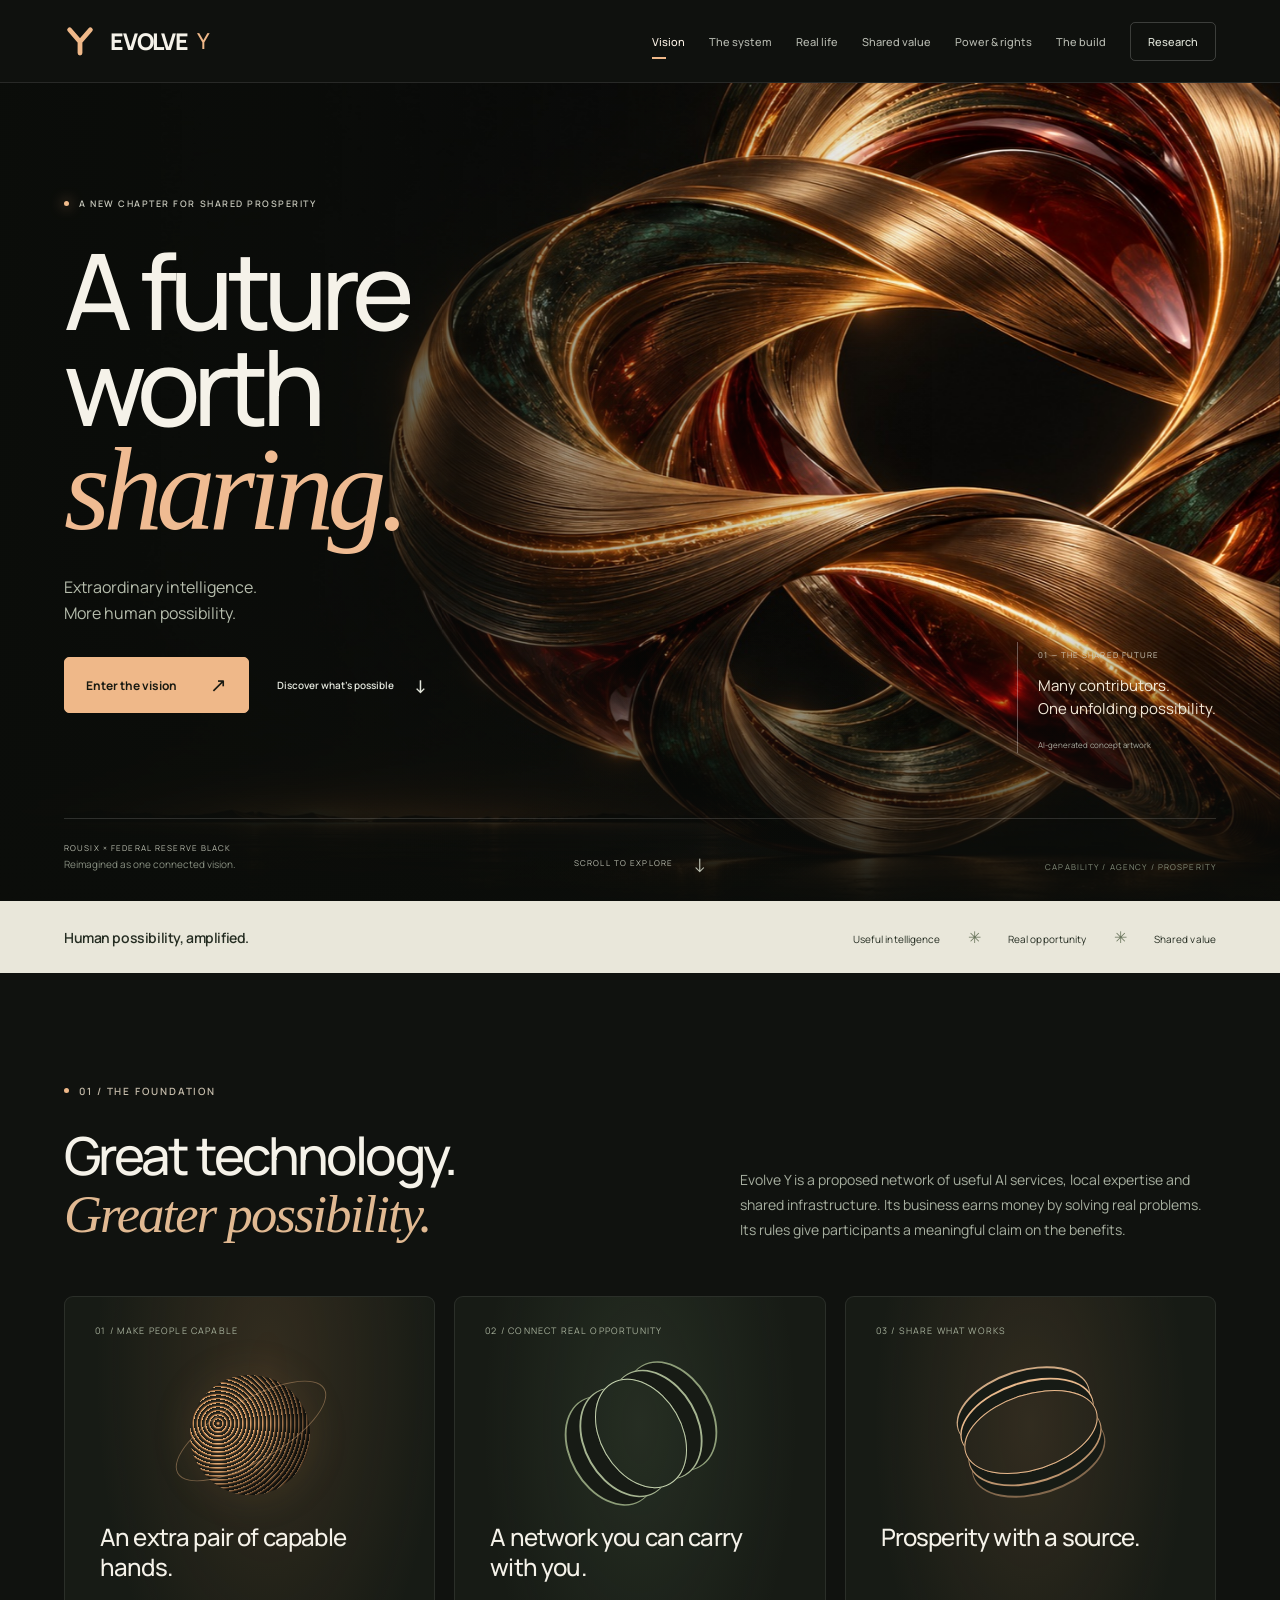
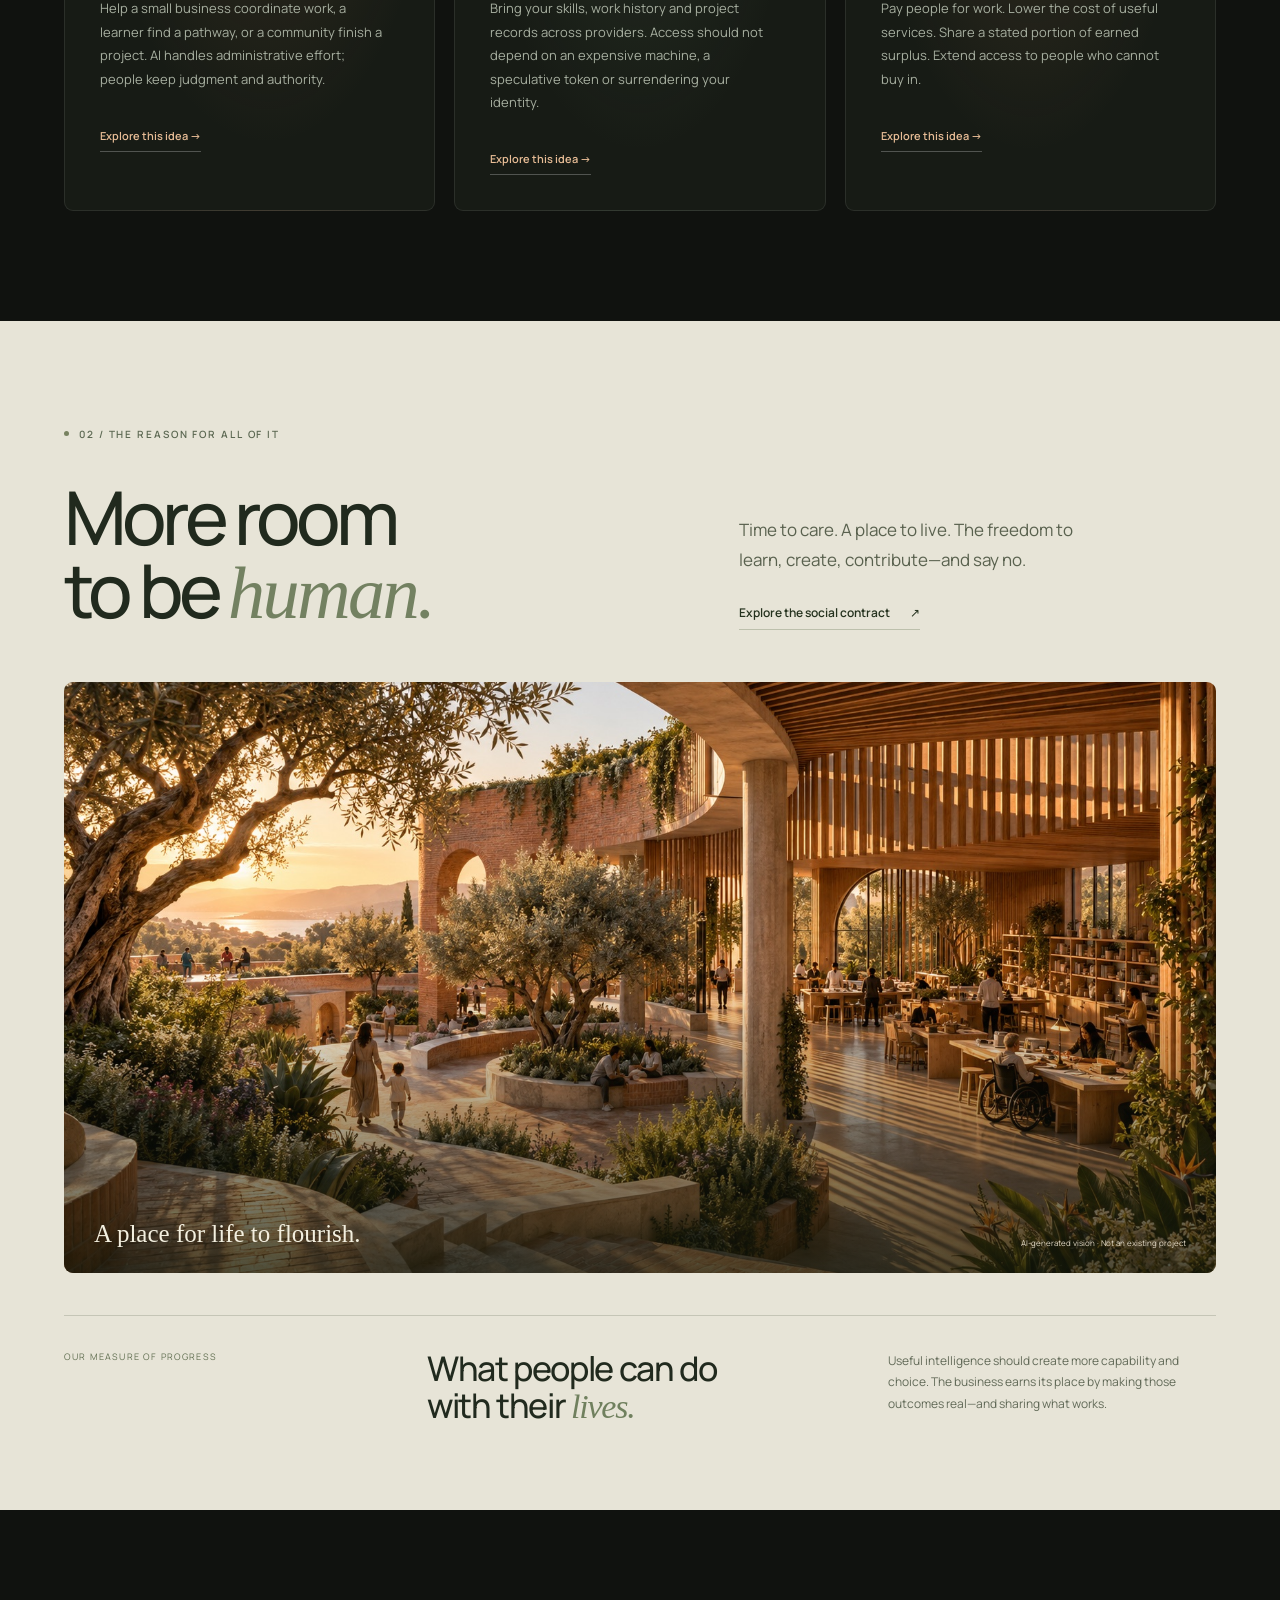
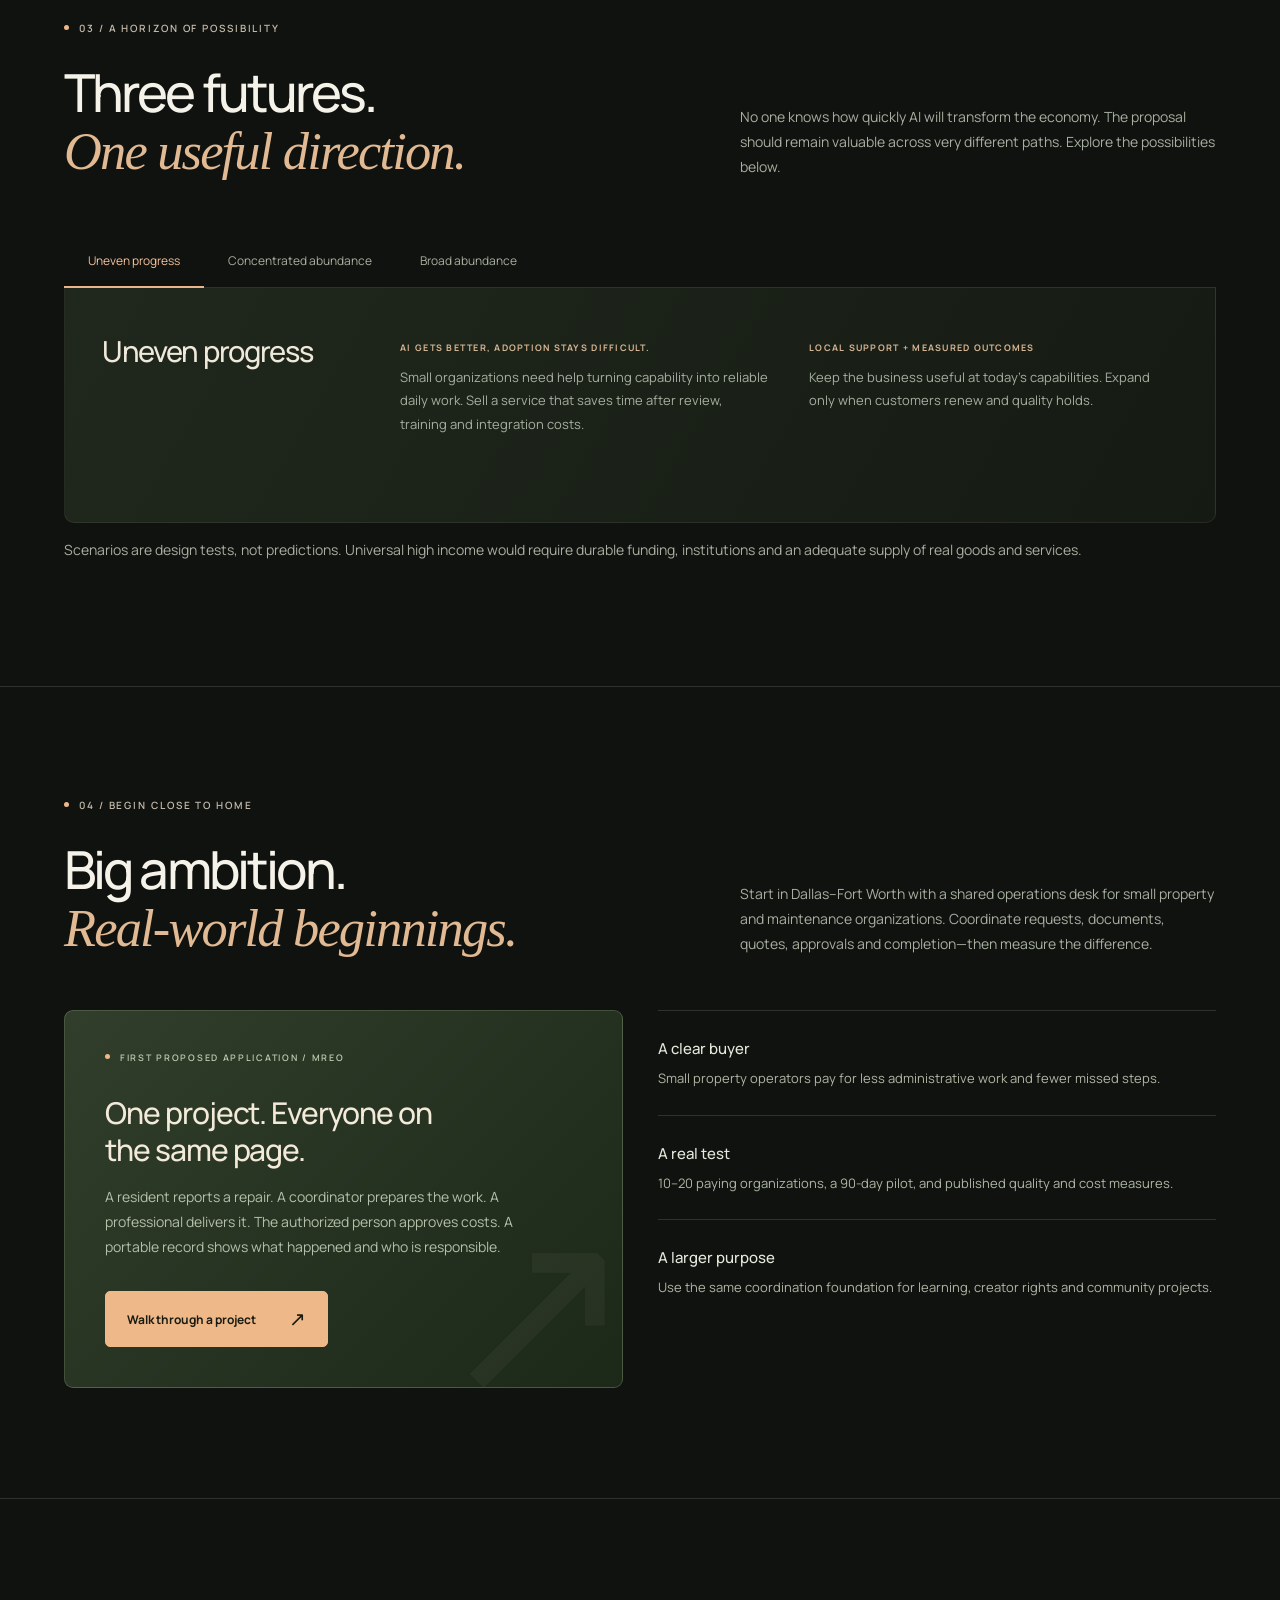
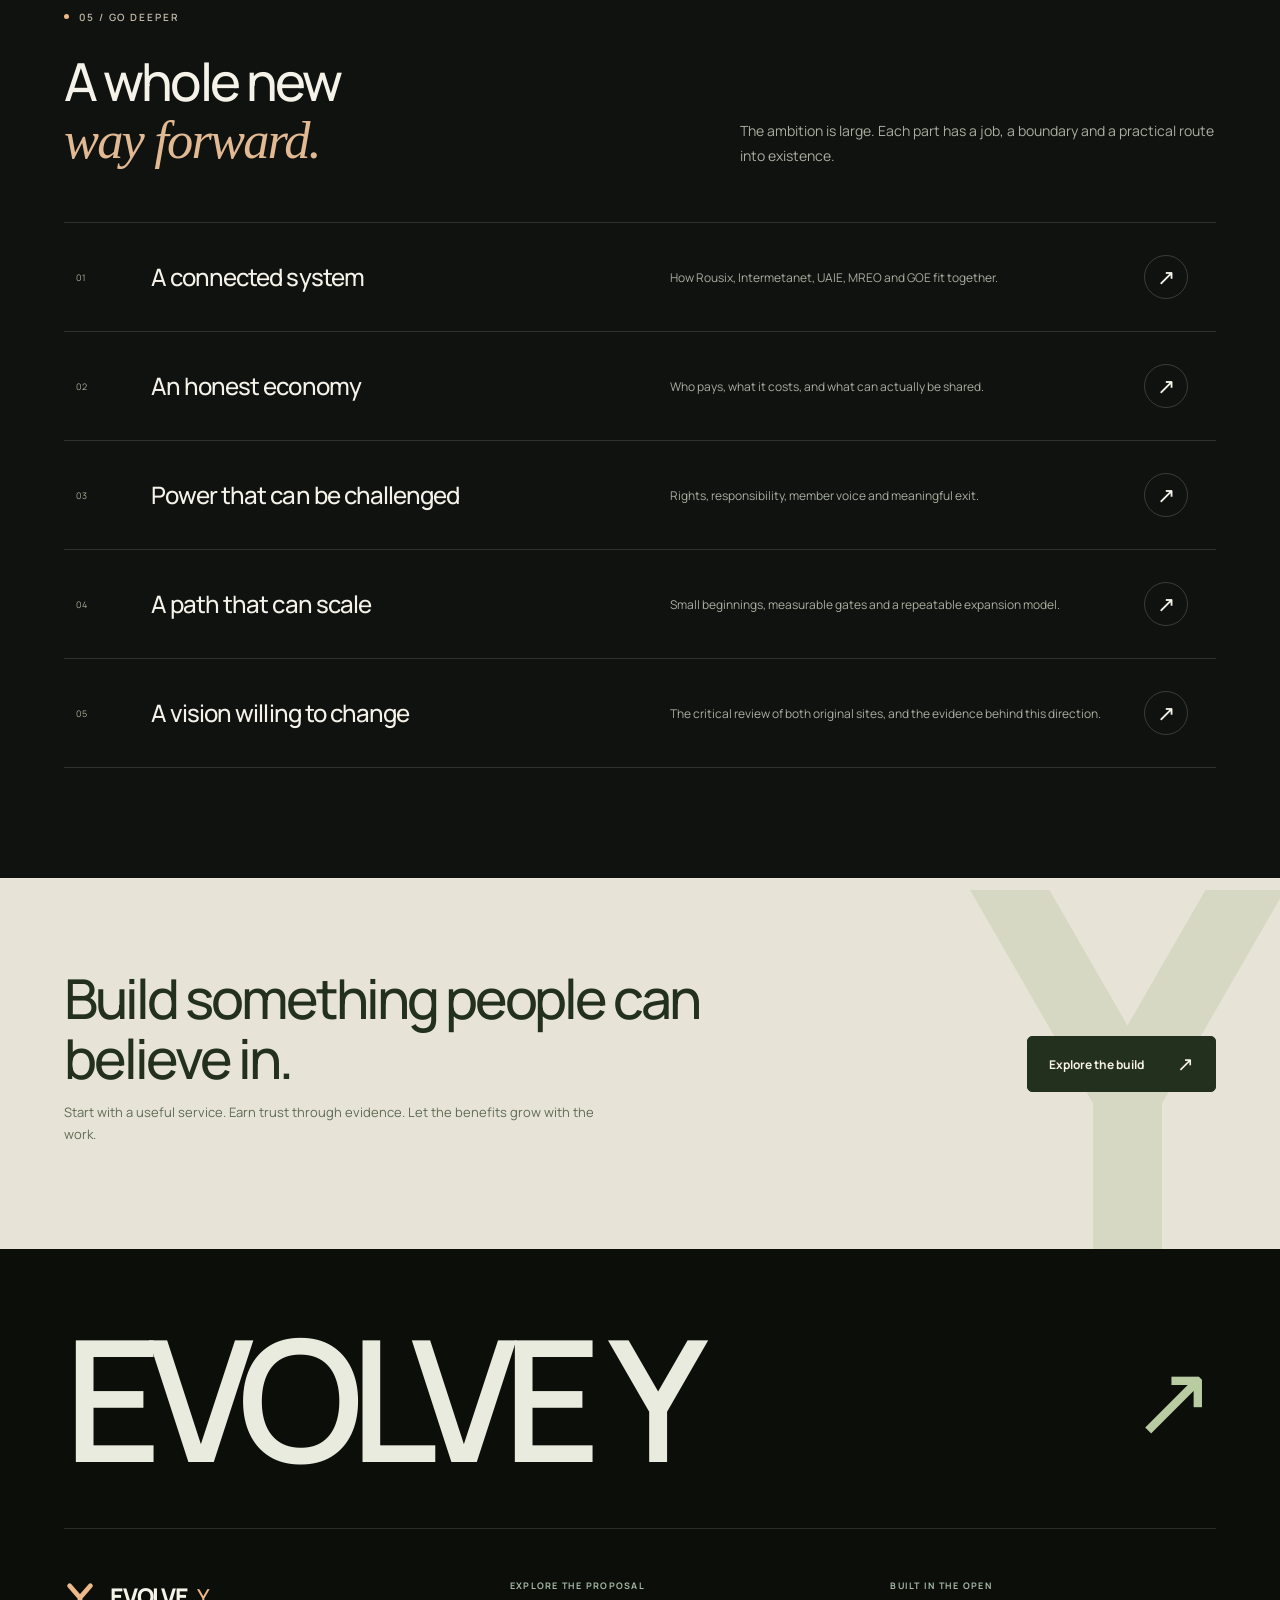
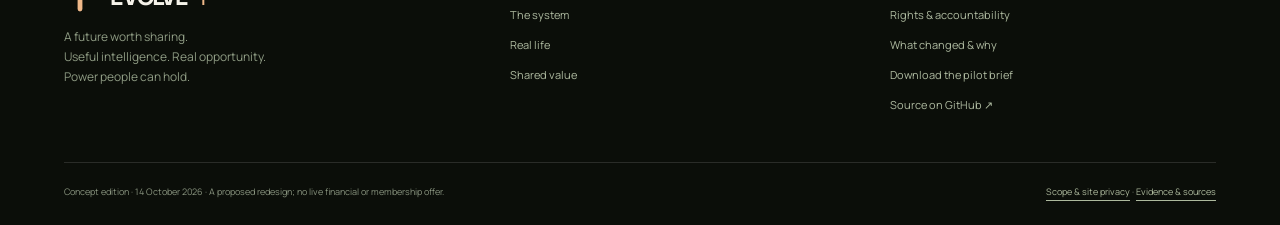
<file: index.html>
<!doctype html><html lang="en"><head><meta charset="utf-8"><meta name="viewport" content="width=device-width,initial-scale=1"><title>A future worth sharing — Evolve Y</title><meta name="description" content="A new shared-prosperity vision connecting Rousix and Federal Reserve Black: useful AI, real opportunity, accountable power and value people can share."><meta name="theme-color" content="#10120f"><meta property="og:title" content="A future worth sharing — Evolve Y"><meta property="og:description" content="A new shared-prosperity vision connecting Rousix and Federal Reserve Black: useful AI, real opportunity, accountable power and value people can share."><meta property="og:type" content="website"><link rel="icon" href="assets/favicon.svg" type="image/svg+xml"><link rel="stylesheet" href="assets/style.css?v=db82dc6e243f"><script defer src="assets/app.js?v=c55858f3254b"></script><link rel="stylesheet" href="assets/design.css?v=477b6c1b01ea"></head><body class="page-home"><div class="reading-progress" aria-hidden="true"></div><a class="skip" href="#main">Skip to content</a><div class="topline"><div class="wrap"><span>The Rousix × Federal Reserve Black evolution</span><span>One vision. Shared possibility.</span></div></div><header><div class="wrap header-inner"><a class="brand" href="index.html" aria-label="Evolve Y home"><svg viewBox="0 0 40 42" aria-hidden="true"><path d="M7 7L20 22L33 7M20 22V36" fill="none" stroke="currentColor" stroke-width="6" stroke-linecap="round" stroke-linejoin="round"/></svg> EVOLVE <small>Y</small></a><button class="menu-toggle" aria-expanded="false" aria-controls="main-nav">Menu</button><nav id="main-nav" class="nav" aria-label="Main navigation"><a href="index.html" aria-current="page">Vision</a><a href="system.html">The system</a><a href="possibilities.html">Real life</a><a href="economy.html">Shared value</a><a href="governance.html">Power & rights</a><a href="roadmap.html">The build</a><a href="research.html">Research</a></nav></div></header><main id="main"><section class="cinema-hero" aria-labelledby="hero-title"><img class="hero-image" src="assets/evolve-sculpture.jpg" alt="" width="1672" height="941" fetchpriority="high"><div class="hero-shade"></div><div class="wrap cinema-inner"><div class="hero-copy"><span class="eyebrow"><span class="live-dot"></span> A new chapter for shared prosperity</span><h1 id="hero-title">A future<br>worth<br><em>sharing.</em></h1><p class="hero-description">Extraordinary intelligence.<br>More human possibility.</p><div class="actions"><a class="btn" href="system.html">Enter the vision <span aria-hidden="true">↗</span></a><a class="text-link" href="#foundation">Discover what’s possible <span aria-hidden="true">↓</span></a></div></div><div class="hero-aside"><span class="coordinate">01 — THE SHARED FUTURE</span><p>Many contributors.<br>One unfolding possibility.</p><span class="art-credit">AI-generated concept artwork</span></div><div class="hero-bottom"><span>ROUSIX × FEDERAL RESERVE BLACK<br><b>Reimagined as one connected vision.</b></span><a href="#foundation" aria-label="Scroll to explore">SCROLL TO EXPLORE <span aria-hidden="true">↓</span></a><span>CAPABILITY / AGENCY / PROSPERITY</span></div></div></section><div class="signal-strip"><div class="wrap"><span>Human possibility, amplified.</span><span>Useful intelligence <i>✳</i> Real opportunity <i>✳</i> Shared value</span></div></div><section class="section " id="foundation"><div class="wrap"><div class="section-heading"><div><span class="eyebrow">01 / The foundation</span><h2>Great technology.<br><em>Greater possibility.</em></h2></div><p>Evolve Y is a proposed network of useful AI services, local expertise and shared infrastructure. Its business earns money by solving real problems. Its rules give participants a meaningful claim on the benefits.</p></div><div class="grid-3 feature-grid"><article class="card"><span class="num">01 / MAKE PEOPLE CAPABLE</span><h3>An extra pair of capable hands.</h3><p>Help a small business coordinate work, a learner find a pathway, or a community finish a project. AI handles administrative effort; people keep judgment and authority.</p><a class="text-link" href="possibilities.html">Explore this idea →</a></article><article class="card"><span class="num">02 / CONNECT REAL OPPORTUNITY</span><h3>A network you can carry with you.</h3><p>Bring your skills, work history and project records across providers. Access should not depend on an expensive machine, a speculative token or surrendering your identity.</p><a class="text-link" href="system.html">Explore this idea →</a></article><article class="card"><span class="num">03 / SHARE WHAT WORKS</span><h3>Prosperity with a source.</h3><p>Pay people for work. Lower the cost of useful services. Share a stated portion of earned surplus. Extend access to people who cannot buy in.</p><a class="text-link" href="economy.html">Explore this idea →</a></article></div></div></section><section class="human-section"><div class="wrap"><div class="human-heading"><span class="eyebrow">02 / The reason for all of it</span><h2>More room<br>to be <em>human.</em></h2><div><p>Time to care. A place to live. The freedom to learn, create, contribute—and say no.</p><a href="governance.html" class="text-link">Explore the social contract <span aria-hidden="true">↗</span></a></div></div><figure class="human-image"><img src="assets/shared-world.jpg" loading="lazy" width="1672" height="941" alt="An imagined sunlit community courtyard with workshops, trees and people learning together."><figcaption><span>A place for life to flourish.</span><span>AI-generated vision · Not an existing project</span></figcaption></figure><div class="human-caption"><span>OUR MEASURE OF PROGRESS</span><p>What people can do<br>with their <em>lives.</em></p><div>Useful intelligence should create more capability and choice. The business earns its place by making those outcomes real—and sharing what works.</div></div></div></section><section class="section " id="futures"><div class="wrap"><div class="section-heading"><div><span class="eyebrow">03 / A horizon of possibility</span><h2>Three futures.<br><em>One useful direction.</em></h2></div><p>No one knows how quickly AI will transform the economy. The proposal should remain valuable across very different paths. Explore the possibilities below.</p></div><div id="scenario-tabs" class="tabs" role="tablist" aria-label="AI future scenarios"><button id="scenario-uneven" role="tab" data-key="uneven" aria-selected="true" aria-controls="scenario-panel">Uneven progress</button><button id="scenario-concentrated" role="tab" data-key="concentrated" aria-selected="false" tabindex="-1" aria-controls="scenario-panel">Concentrated abundance</button><button id="scenario-abundant" role="tab" data-key="abundant" aria-selected="false" tabindex="-1" aria-controls="scenario-panel">Broad abundance</button></div><div id="scenario-panel" class="scenario-panel" role="tabpanel" aria-labelledby="scenario-uneven"><h3 id="scenario-title">Uneven progress</h3><div><span class="mini-label" id="scenario-context">AI gets better, adoption stays difficult.</span><p id="scenario-body">Small organizations need help turning capability into reliable daily work. Sell a service that saves time after review, training and integration costs.</p></div><div><span class="mini-label" id="scenario-response">Local support + measured outcomes</span><p id="scenario-action">Keep the business useful at today’s capabilities. Expand only when customers renew and quality holds.</p></div></div><p class="fine">Scenarios are design tests, not predictions. Universal high income would require durable funding, institutions and an adequate supply of real goods and services.</p></div></section><section class="section "><div class="wrap"><div class="section-heading"><div><span class="eyebrow">04 / Begin close to home</span><h2>Big ambition.<br><em>Real-world beginnings.</em></h2></div><p>Start in Dallas–Fort Worth with a shared operations desk for small property and maintenance organizations. Coordinate requests, documents, quotes, approvals and completion—then measure the difference.</p></div><div class="grid-2"><div class="summary-card"><span class="eyebrow">First proposed application / MREO</span><h3>One project. Everyone on the same page.</h3><p>A resident reports a repair. A coordinator prepares the work. A professional delivers it. The authorized person approves costs. A portable record shows what happened and who is responsible.</p><a class="btn light" href="possibilities.html#walkthrough">Walk through a project <span aria-hidden="true">↗</span></a></div><div><ul class="bullet-list"><li><strong>A clear buyer</strong>Small property operators pay for less administrative work and fewer missed steps.</li><li><strong>A real test</strong>10–20 paying organizations, a 90-day pilot, and published quality and cost measures.</li><li><strong>A larger purpose</strong>Use the same coordination foundation for learning, creator rights and community projects.</li></ul></div></div></div></section><section class="section "><div class="wrap"><div class="section-heading"><div><span class="eyebrow">05 / Go deeper</span><h2>A whole new<br><em>way forward.</em></h2></div><p>The ambition is large. Each part has a job, a boundary and a practical route into existence.</p></div><div class="chapter-list"><a class="chapter-row" href="system.html"><span class="num">01</span><h3>A connected system</h3><p>How Rousix, Intermetanet, UAIE, MREO and GOE fit together.</p><span aria-hidden="true">↗</span></a><a class="chapter-row" href="economy.html"><span class="num">02</span><h3>An honest economy</h3><p>Who pays, what it costs, and what can actually be shared.</p><span aria-hidden="true">↗</span></a><a class="chapter-row" href="governance.html"><span class="num">03</span><h3>Power that can be challenged</h3><p>Rights, responsibility, member voice and meaningful exit.</p><span aria-hidden="true">↗</span></a><a class="chapter-row" href="roadmap.html"><span class="num">04</span><h3>A path that can scale</h3><p>Small beginnings, measurable gates and a repeatable expansion model.</p><span aria-hidden="true">↗</span></a><a class="chapter-row" href="research.html"><span class="num">05</span><h3>A vision willing to change</h3><p>The critical review of both original sites, and the evidence behind this direction.</p><span aria-hidden="true">↗</span></a></div></div></section><section class="closing"><div class="wrap"><div><h2>Build something people can believe in.</h2><p>Start with a useful service. Earn trust through evidence. Let the benefits grow with the work.</p></div><a class="btn" href="roadmap.html">Explore the build <span aria-hidden="true">↗</span></a></div></section></main><footer><div class="wrap"><div class="footer-wordmark" aria-hidden="true">EVOLVE Y<span>↗</span></div><div class="footer-top"><div><a class="brand" href="index.html"><svg viewBox="0 0 40 42" aria-hidden="true"><path d="M7 7L20 22L33 7M20 22V36" fill="none" stroke="currentColor" stroke-width="6" stroke-linecap="round" stroke-linejoin="round"/></svg> EVOLVE <small>Y</small></a><p>A future worth sharing.<br>Useful intelligence. Real opportunity.<br>Power people can hold.</p></div><div class="footer-links"><span class="mini-label" style="color:#a6b8a7">Explore the proposal</span><a class="" href="system.html">The system</a><a class="" href="possibilities.html">Real life</a><a class="" href="economy.html">Shared value</a></div><div class="footer-links"><span class="mini-label" style="color:#a6b8a7">Built in the open</span><a class="" href="governance.html">Rights & accountability</a><a class="" href="research.html#review">What changed & why</a><a class="" href="research/pilot-brief.md">Download the pilot brief</a><a class="" href="https://github.com/PrototypeVersions/Evolve_Y">Source on GitHub ↗</a></div></div><div class="footer-bottom"><span>Concept edition · 14 October 2026 · A proposed redesign; no live financial or membership offer.</span><span><a class="" href="research.html#scope">Scope & site privacy</a> · <a class="" href="research.html#evidence">Evidence & sources</a></span></div></div></footer></body></html>
</file>
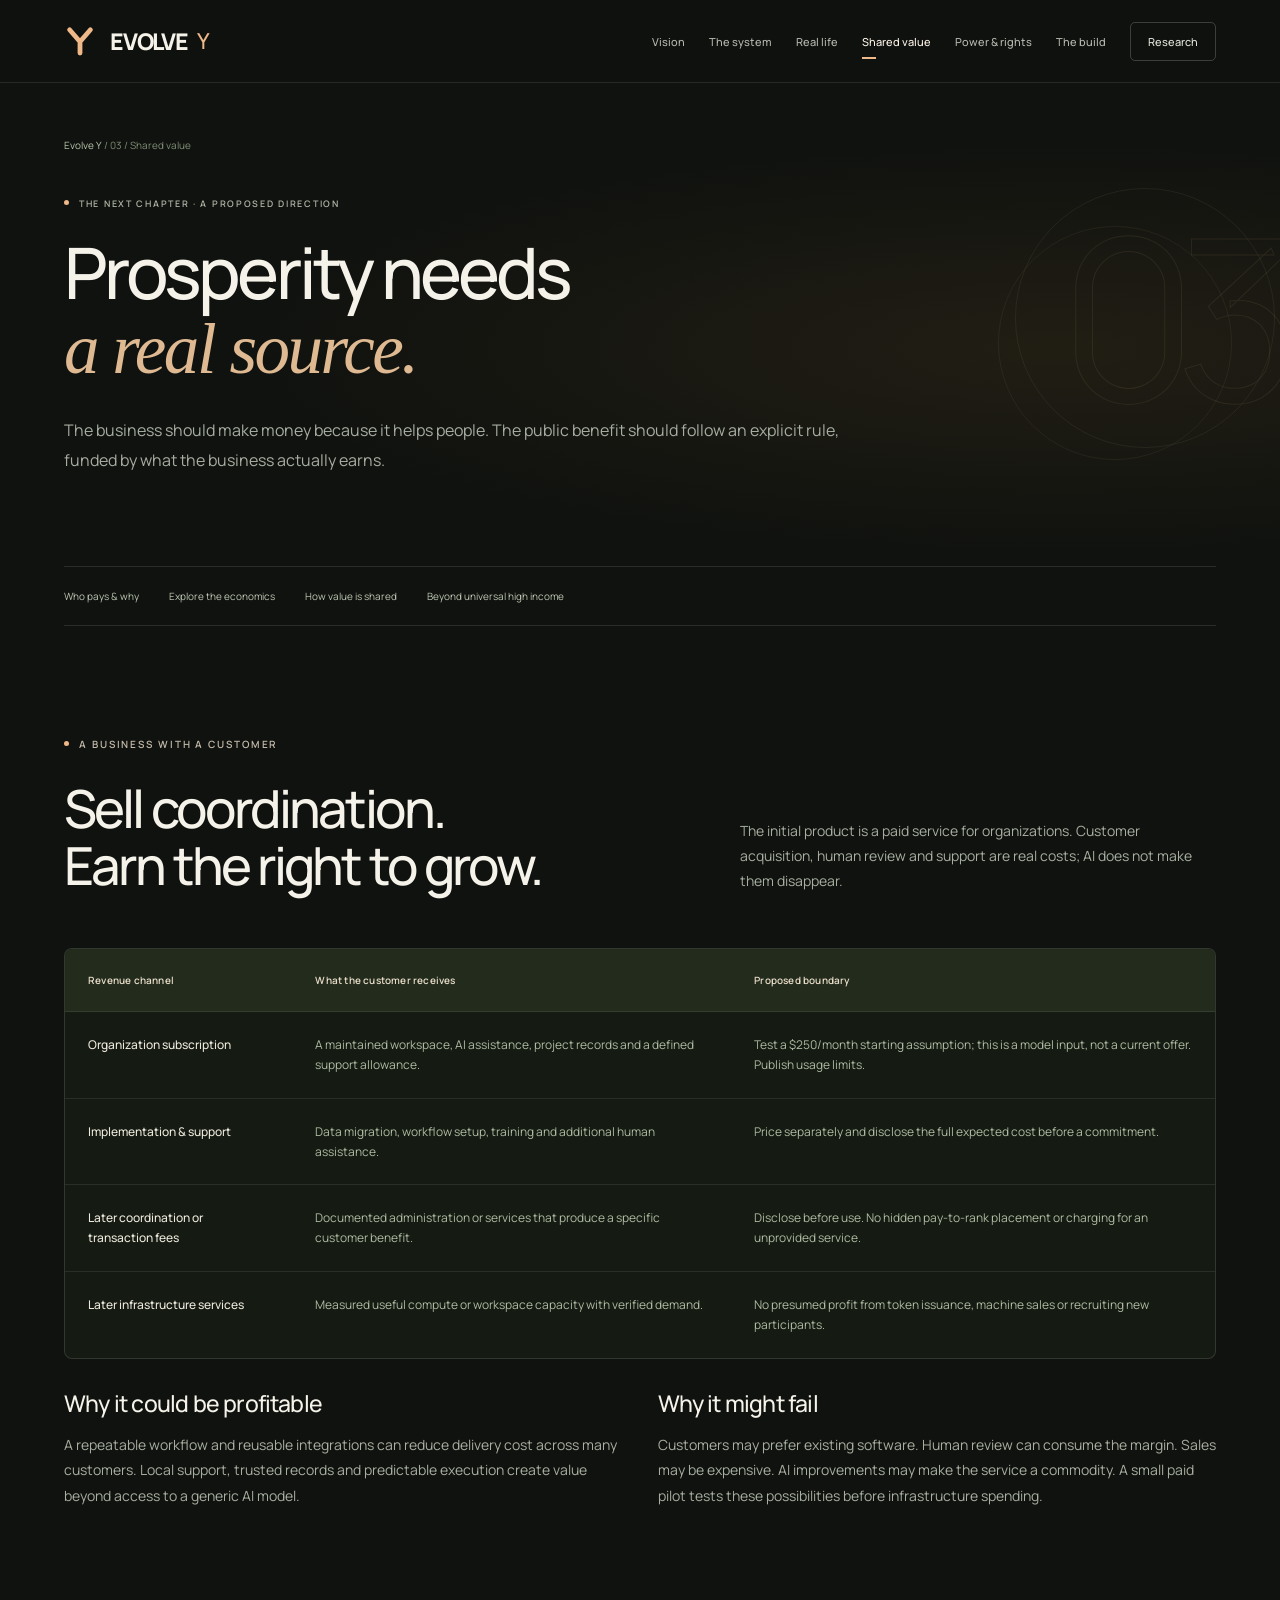
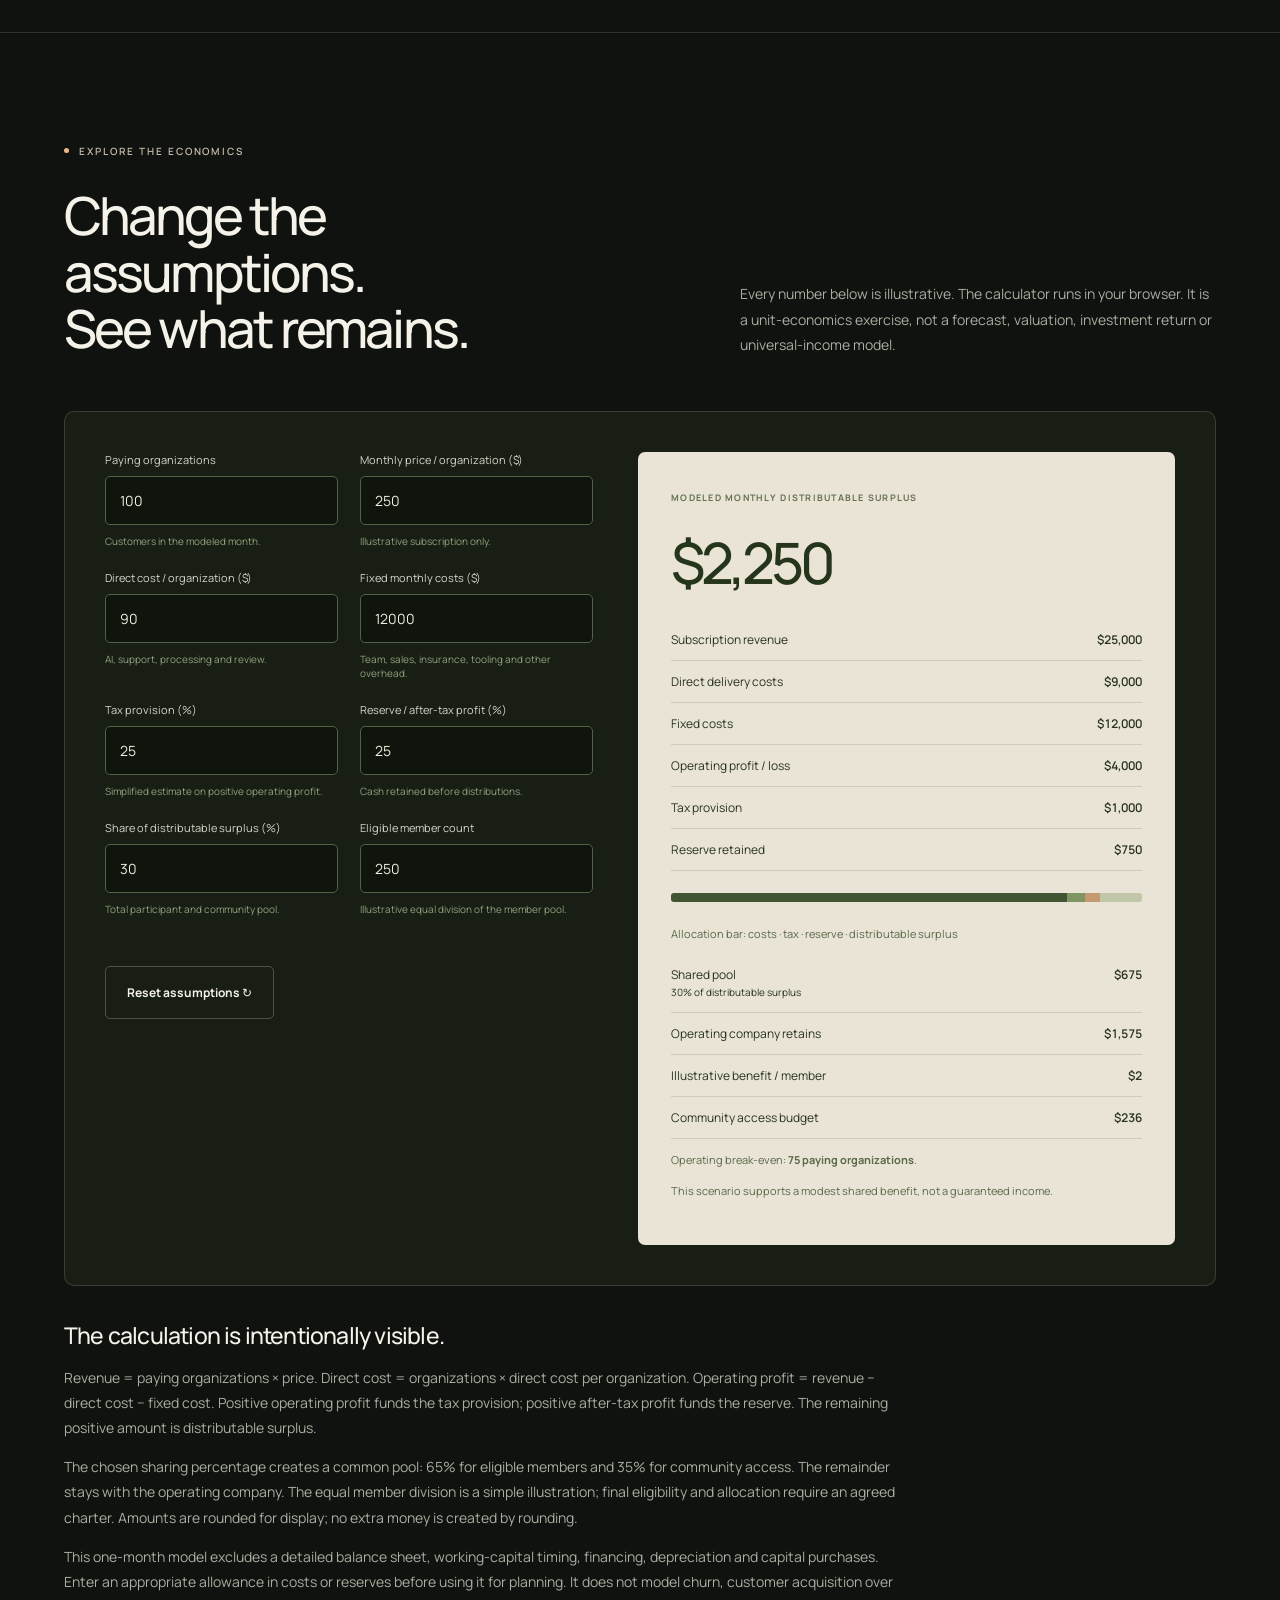
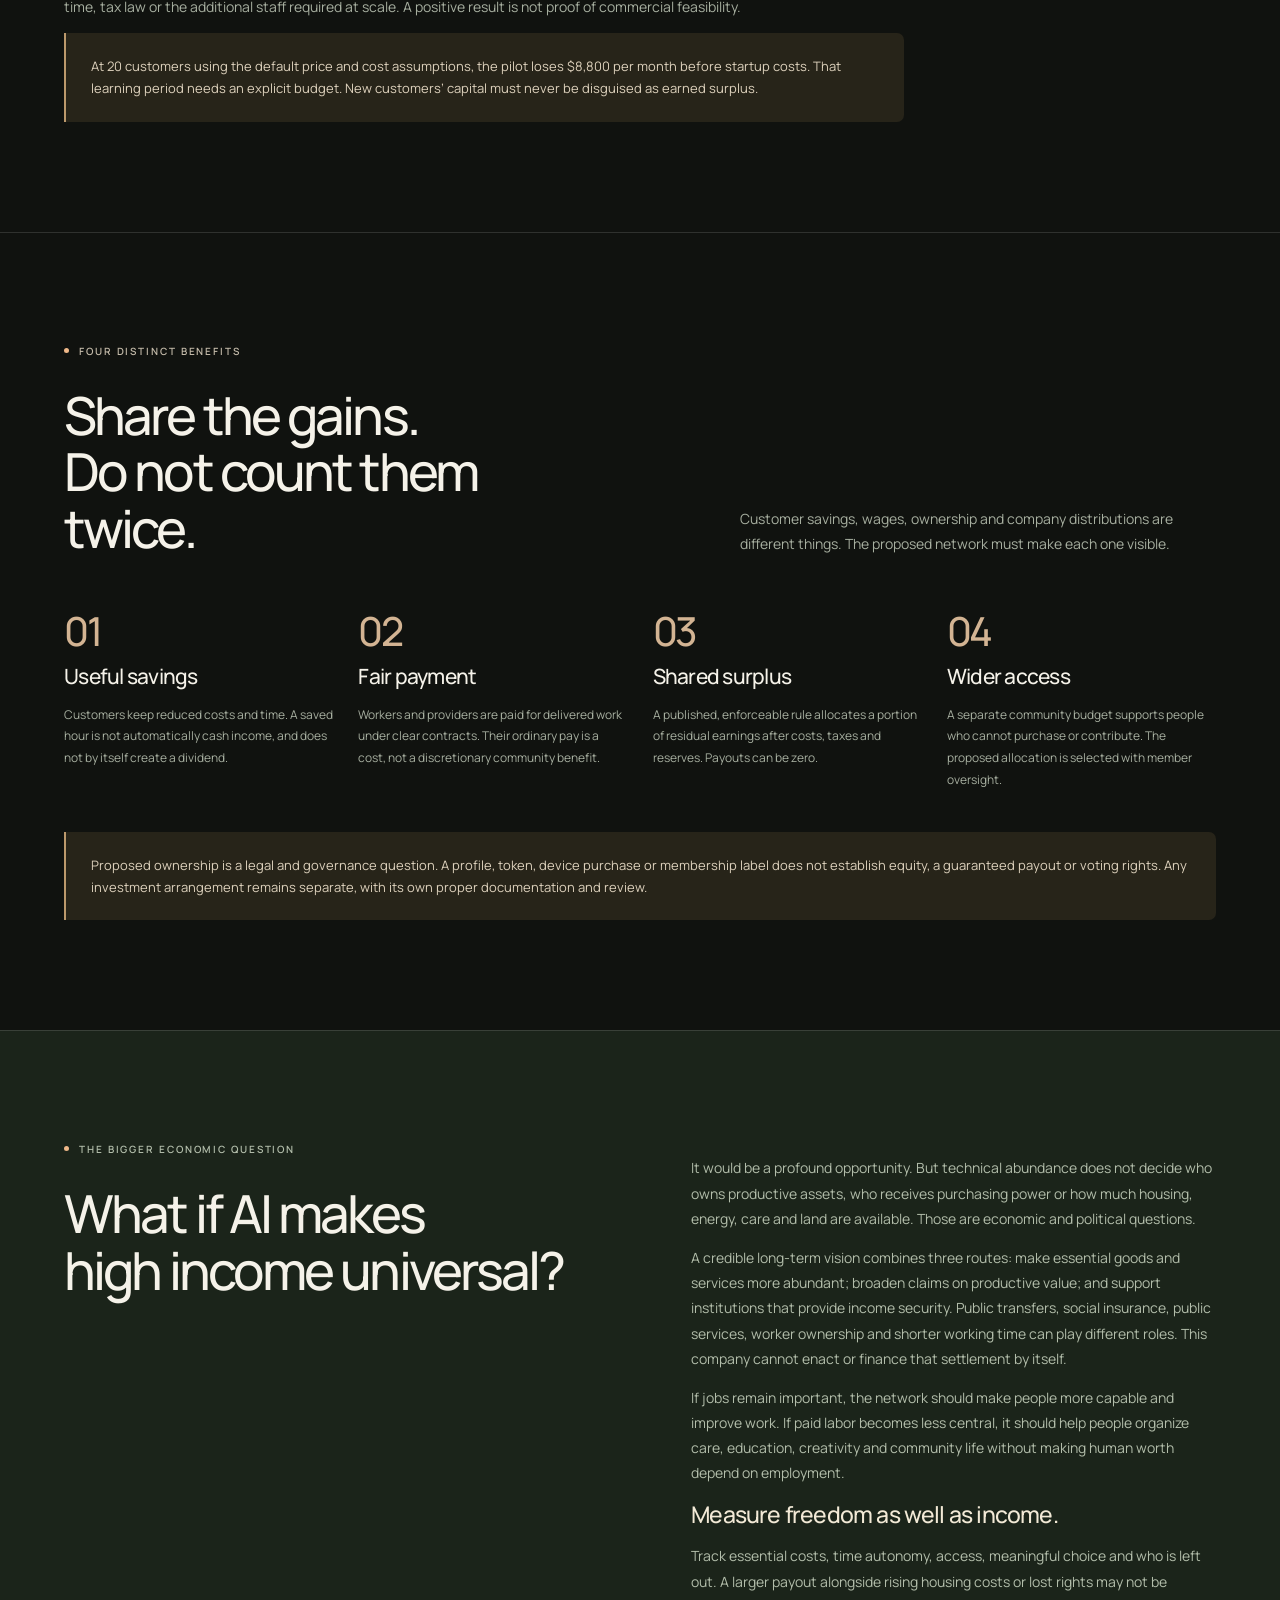
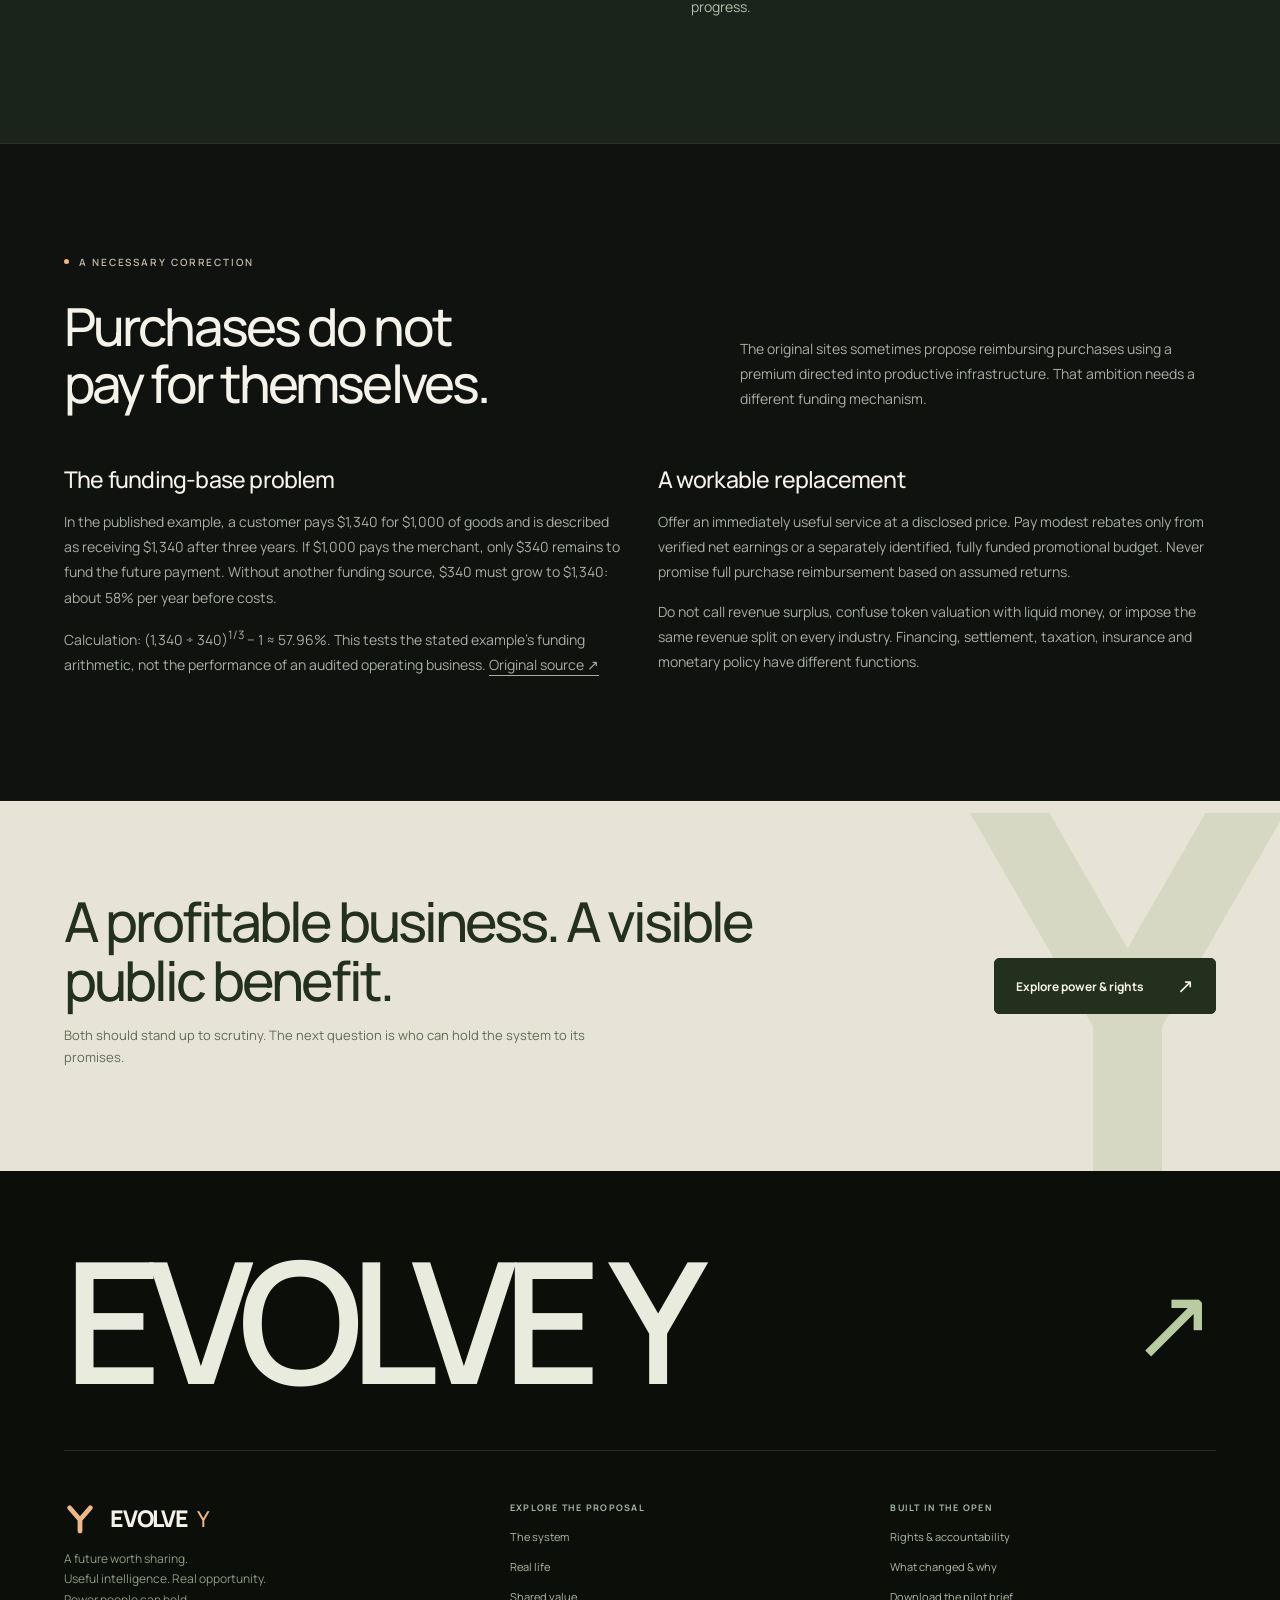
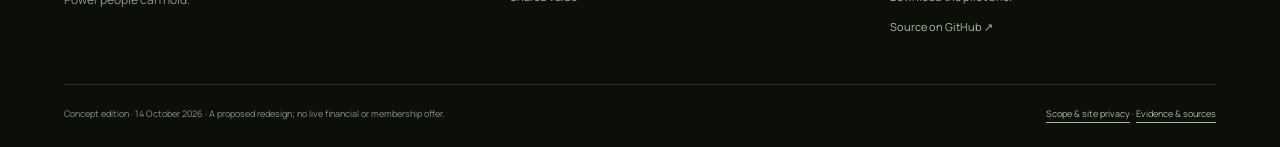
<file: economy.html>
<!doctype html><html lang="en"><head><meta charset="utf-8"><meta name="viewport" content="width=device-width,initial-scale=1"><title>Shared value, with honest economics — Evolve Y</title><meta name="description" content="An interactive, transparent business model and a realistic path toward broader prosperity in the AI economy."><meta name="theme-color" content="#10120f"><meta property="og:title" content="Shared value, with honest economics — Evolve Y"><meta property="og:description" content="An interactive, transparent business model and a realistic path toward broader prosperity in the AI economy."><meta property="og:type" content="website"><link rel="icon" href="assets/favicon.svg" type="image/svg+xml"><link rel="stylesheet" href="assets/style.css?v=db82dc6e243f"><script defer src="assets/app.js?v=c55858f3254b"></script><link rel="stylesheet" href="assets/design.css?v=477b6c1b01ea"></head><body class="page-economy"><div class="reading-progress" aria-hidden="true"></div><a class="skip" href="#main">Skip to content</a><div class="topline"><div class="wrap"><span>The Rousix × Federal Reserve Black evolution</span><span>One vision. Shared possibility.</span></div></div><header><div class="wrap header-inner"><a class="brand" href="index.html" aria-label="Evolve Y home"><svg viewBox="0 0 40 42" aria-hidden="true"><path d="M7 7L20 22L33 7M20 22V36" fill="none" stroke="currentColor" stroke-width="6" stroke-linecap="round" stroke-linejoin="round"/></svg> EVOLVE <small>Y</small></a><button class="menu-toggle" aria-expanded="false" aria-controls="main-nav">Menu</button><nav id="main-nav" class="nav" aria-label="Main navigation"><a href="index.html">Vision</a><a href="system.html">The system</a><a href="possibilities.html">Real life</a><a href="economy.html" aria-current="page">Shared value</a><a href="governance.html">Power & rights</a><a href="roadmap.html">The build</a><a href="research.html">Research</a></nav></div></header><main id="main"><div class="wrap page-hero"><div class="chapter-art" aria-hidden="true"><span>03</span><i></i><i></i></div><div class="page-index"><a href="index.html">Evolve Y</a> / 03 / Shared value</div><span class="eyebrow">The next chapter · A proposed direction</span><h1>Prosperity needs<br><em>a real source.</em></h1><p class="lede">The business should make money because it helps people. The public benefit should follow an explicit rule, funded by what the business actually earns.</p></div><div class="wrap"><nav class="subnav" aria-label="On this page"><a class="" href="#business">Who pays & why</a><a class="" href="#model">Explore the economics</a><a class="" href="#distribution">How value is shared</a><a class="" href="#income">Beyond universal high income</a></nav></div><section class="section " id="business"><div class="wrap"><div class="section-heading"><div><span class="eyebrow">A business with a customer</span><h2>Sell coordination.<br>Earn the right to grow.</h2></div><p>The initial product is a paid service for organizations. Customer acquisition, human review and support are real costs; AI does not make them disappear.</p></div><div class="table-wrap"><table><thead><tr><th scope="col">Revenue channel</th><th scope="col">What the customer receives</th><th scope="col">Proposed boundary</th></tr></thead><tbody><tr><td>Organization subscription</td><td>A maintained workspace, AI assistance, project records and a defined support allowance.</td><td>Test a $250/month starting assumption; this is a model input, not a current offer. Publish usage limits.</td></tr><tr><td>Implementation & support</td><td>Data migration, workflow setup, training and additional human assistance.</td><td>Price separately and disclose the full expected cost before a commitment.</td></tr><tr><td>Later coordination or transaction fees</td><td>Documented administration or services that produce a specific customer benefit.</td><td>Disclose before use. No hidden pay-to-rank placement or charging for an unprovided service.</td></tr><tr><td>Later infrastructure services</td><td>Measured useful compute or workspace capacity with verified demand.</td><td>No presumed profit from token issuance, machine sales or recruiting new participants.</td></tr></tbody></table></div><div class="grid-2" style="margin-top:30px"><div><h3>Why it could be profitable</h3><p>A repeatable workflow and reusable integrations can reduce delivery cost across many customers. Local support, trusted records and predictable execution create value beyond access to a generic AI model.</p></div><div><h3>Why it might fail</h3><p>Customers may prefer existing software. Human review can consume the margin. Sales may be expensive. AI improvements may make the service a commodity. A small paid pilot tests these possibilities before infrastructure spending.</p></div></div></div></section><section class="section " id="model"><div class="wrap"><div class="section-heading"><div><span class="eyebrow">Explore the economics</span><h2>Change the assumptions.<br>See what remains.</h2></div><p>Every number below is illustrative. The calculator runs in your browser. It is a unit-economics exercise, not a forecast, valuation, investment return or universal-income model.</p></div><div class="calc"><form id="economics-form"><div class="calc-fields"><label class="field" for="input-customers">Paying organizations<input id="input-customers" name="customers" type="number" value="100" min="0" max="100000" step="1" required inputmode="decimal"><small>Customers in the modeled month.</small></label><label class="field" for="input-price">Monthly price / organization ($)<input id="input-price" name="price" type="number" value="250" min="0" max="10000" step="1" required inputmode="decimal"><small>Illustrative subscription only.</small></label><label class="field" for="input-variable">Direct cost / organization ($)<input id="input-variable" name="variable" type="number" value="90" min="0" max="10000" step="1" required inputmode="decimal"><small>AI, support, processing and review.</small></label><label class="field" for="input-fixed">Fixed monthly costs ($)<input id="input-fixed" name="fixed" type="number" value="12000" min="0" max="10000000" step="100" required inputmode="decimal"><small>Team, sales, insurance, tooling and other overhead.</small></label><label class="field" for="input-tax">Tax provision (%)<input id="input-tax" name="tax" type="number" value="25" min="0" max="100" step="1" required inputmode="decimal"><small>Simplified estimate on positive operating profit.</small></label><label class="field" for="input-reserve">Reserve / after-tax profit (%)<input id="input-reserve" name="reserve" type="number" value="25" min="0" max="100" step="1" required inputmode="decimal"><small>Cash retained before distributions.</small></label><label class="field" for="input-share">Share of distributable surplus (%)<input id="input-share" name="share" type="number" value="30" min="0" max="100" step="1" required inputmode="decimal"><small>Total participant and community pool.</small></label><label class="field" for="input-members">Eligible member count<input id="input-members" name="members" type="number" value="250" min="1" max="1000000" step="1" required inputmode="decimal"><small>Illustrative equal division of the member pool.</small></label></div><p id="calc-error" class="calc-error" role="alert"></p><button type="button" id="reset-model" class="btn outline">Reset assumptions ↻</button></form><div class="calc-results" id="calc-results"><span class="mini-label" style="color:#c4d4c6">Modeled monthly distributable surplus</span><div class="big-result" id="available">$2,250</div><div class="ledger-line"><span>Subscription revenue</span><strong id="revenue">$25,000</strong></div><div class="ledger-line"><span>Direct delivery costs</span><strong id="direct">$9,000</strong></div><div class="ledger-line"><span>Fixed costs</span><strong id="fixed-result">$12,000</strong></div><div class="ledger-line"><span>Operating profit / loss</span><strong id="operating">$4,000</strong></div><div class="ledger-line"><span>Tax provision</span><strong id="tax-result">$1,000</strong></div><div class="ledger-line"><span>Reserve retained</span><strong id="reserve-result">$750</strong></div><div class="calc-bar" aria-hidden="true"><span></span><span></span><span></span><span></span></div><p>Allocation bar: costs · tax · reserve · distributable surplus</p><div class="ledger-line"><span>Shared pool<br><small id="calc-share-label">30% of distributable surplus</small></span><strong id="shared">$675</strong></div><div class="ledger-line"><span>Operating company retains</span><strong id="company">$1,575</strong></div><div class="ledger-line"><span>Illustrative benefit / member</span><strong id="per-member">$2</strong></div><div class="ledger-line"><span>Community access budget</span><strong id="community">$236</strong></div><p>Operating break-even: <strong id="breakeven">75 paying organizations</strong>.</p><p id="model-state" aria-live="polite">This scenario supports a modest shared benefit, not a guaranteed income.</p></div></div><div class="article"><h3 style="margin-top:35px">The calculation is intentionally visible.</h3><p>Revenue = paying organizations × price. Direct cost = organizations × direct cost per organization. Operating profit = revenue − direct cost − fixed cost. Positive operating profit funds the tax provision; positive after-tax profit funds the reserve. The remaining positive amount is distributable surplus.</p><p>The chosen sharing percentage creates a common pool: 65% for eligible members and 35% for community access. The remainder stays with the operating company. The equal member division is a simple illustration; final eligibility and allocation require an agreed charter. Amounts are rounded for display; no extra money is created by rounding.</p><p>This one-month model excludes a detailed balance sheet, working-capital timing, financing, depreciation and capital purchases. Enter an appropriate allowance in costs or reserves before using it for planning. It does not model churn, customer acquisition over time, tax law or the additional staff required at scale. A positive result is not proof of commercial feasibility.</p><div class="note">At 20 customers using the default price and cost assumptions, the pilot loses $8,800 per month before startup costs. That learning period needs an explicit budget. New customers’ capital must never be disguised as earned surplus.</div></div></div></section><section class="section " id="distribution"><div class="wrap"><div class="section-heading"><div><span class="eyebrow">Four distinct benefits</span><h2>Share the gains.<br>Do not count them twice.</h2></div><p>Customer savings, wages, ownership and company distributions are different things. The proposed network must make each one visible.</p></div><div class="allocation"><div><strong>01</strong><h3>Useful savings</h3><p>Customers keep reduced costs and time. A saved hour is not automatically cash income, and does not by itself create a dividend.</p></div><div><strong>02</strong><h3>Fair payment</h3><p>Workers and providers are paid for delivered work under clear contracts. Their ordinary pay is a cost, not a discretionary community benefit.</p></div><div><strong>03</strong><h3>Shared surplus</h3><p>A published, enforceable rule allocates a portion of residual earnings after costs, taxes and reserves. Payouts can be zero.</p></div><div><strong>04</strong><h3>Wider access</h3><p>A separate community budget supports people who cannot purchase or contribute. The proposed allocation is selected with member oversight.</p></div></div><div class="note" style="margin-top:30px">Proposed ownership is a legal and governance question. A profile, token, device purchase or membership label does not establish equity, a guaranteed payout or voting rights. Any investment arrangement remains separate, with its own proper documentation and review.</div></div></section><section class="section green" id="income"><div class="wrap"><div class="split"><div><span class="eyebrow">The bigger economic question</span><h2>What if AI makes<br>high income universal?</h2></div><div><p>It would be a profound opportunity. But technical abundance does not decide who owns productive assets, who receives purchasing power or how much housing, energy, care and land are available. Those are economic and political questions.</p><p>A credible long-term vision combines three routes: make essential goods and services more abundant; broaden claims on productive value; and support institutions that provide income security. Public transfers, social insurance, public services, worker ownership and shorter working time can play different roles. This company cannot enact or finance that settlement by itself.</p><p>If jobs remain important, the network should make people more capable and improve work. If paid labor becomes less central, it should help people organize care, education, creativity and community life without making human worth depend on employment.</p><h3>Measure freedom as well as income.</h3><p>Track essential costs, time autonomy, access, meaningful choice and who is left out. A larger payout alongside rising housing costs or lost rights may not be progress.</p></div></div></div></section><section class="section "><div class="wrap"><div class="section-heading"><div><span class="eyebrow">A necessary correction</span><h2>Purchases do not<br>pay for themselves.</h2></div><p>The original sites sometimes propose reimbursing purchases using a premium directed into productive infrastructure. That ambition needs a different funding mechanism.</p></div><div class="grid-2"><div><h3>The funding-base problem</h3><p>In the published example, a customer pays $1,340 for $1,000 of goods and is described as receiving $1,340 after three years. If $1,000 pays the merchant, only $340 remains to fund the future payment. Without another funding source, $340 must grow to $1,340: about 58% per year before costs.</p><p class="fine">Calculation: (1,340 ÷ 340)<sup>1/3</sup> − 1 ≈ 57.96%. This tests the stated example’s funding arithmetic, not the performance of an audited operating business. <a href="https://federalreserveblack.org/press">Original source ↗</a></p></div><div><h3>A workable replacement</h3><p>Offer an immediately useful service at a disclosed price. Pay modest rebates only from verified net earnings or a separately identified, fully funded promotional budget. Never promise full purchase reimbursement based on assumed returns.</p><p>Do not call revenue surplus, confuse token valuation with liquid money, or impose the same revenue split on every industry. Financing, settlement, taxation, insurance and monetary policy have different functions.</p></div></div></div></section><section class="closing"><div class="wrap"><div><h2>A profitable business. A visible public benefit.</h2><p>Both should stand up to scrutiny. The next question is who can hold the system to its promises.</p></div><a class="btn" href="governance.html">Explore power & rights <span aria-hidden="true">↗</span></a></div></section></main><footer><div class="wrap"><div class="footer-wordmark" aria-hidden="true">EVOLVE Y<span>↗</span></div><div class="footer-top"><div><a class="brand" href="index.html"><svg viewBox="0 0 40 42" aria-hidden="true"><path d="M7 7L20 22L33 7M20 22V36" fill="none" stroke="currentColor" stroke-width="6" stroke-linecap="round" stroke-linejoin="round"/></svg> EVOLVE <small>Y</small></a><p>A future worth sharing.<br>Useful intelligence. Real opportunity.<br>Power people can hold.</p></div><div class="footer-links"><span class="mini-label" style="color:#a6b8a7">Explore the proposal</span><a class="" href="system.html">The system</a><a class="" href="possibilities.html">Real life</a><a class="" href="economy.html">Shared value</a></div><div class="footer-links"><span class="mini-label" style="color:#a6b8a7">Built in the open</span><a class="" href="governance.html">Rights & accountability</a><a class="" href="research.html#review">What changed & why</a><a class="" href="research/pilot-brief.md">Download the pilot brief</a><a class="" href="https://github.com/PrototypeVersions/Evolve_Y">Source on GitHub ↗</a></div></div><div class="footer-bottom"><span>Concept edition · 14 October 2026 · A proposed redesign; no live financial or membership offer.</span><span><a class="" href="research.html#scope">Scope & site privacy</a> · <a class="" href="research.html#evidence">Evidence & sources</a></span></div></div></footer></body></html>
</file>
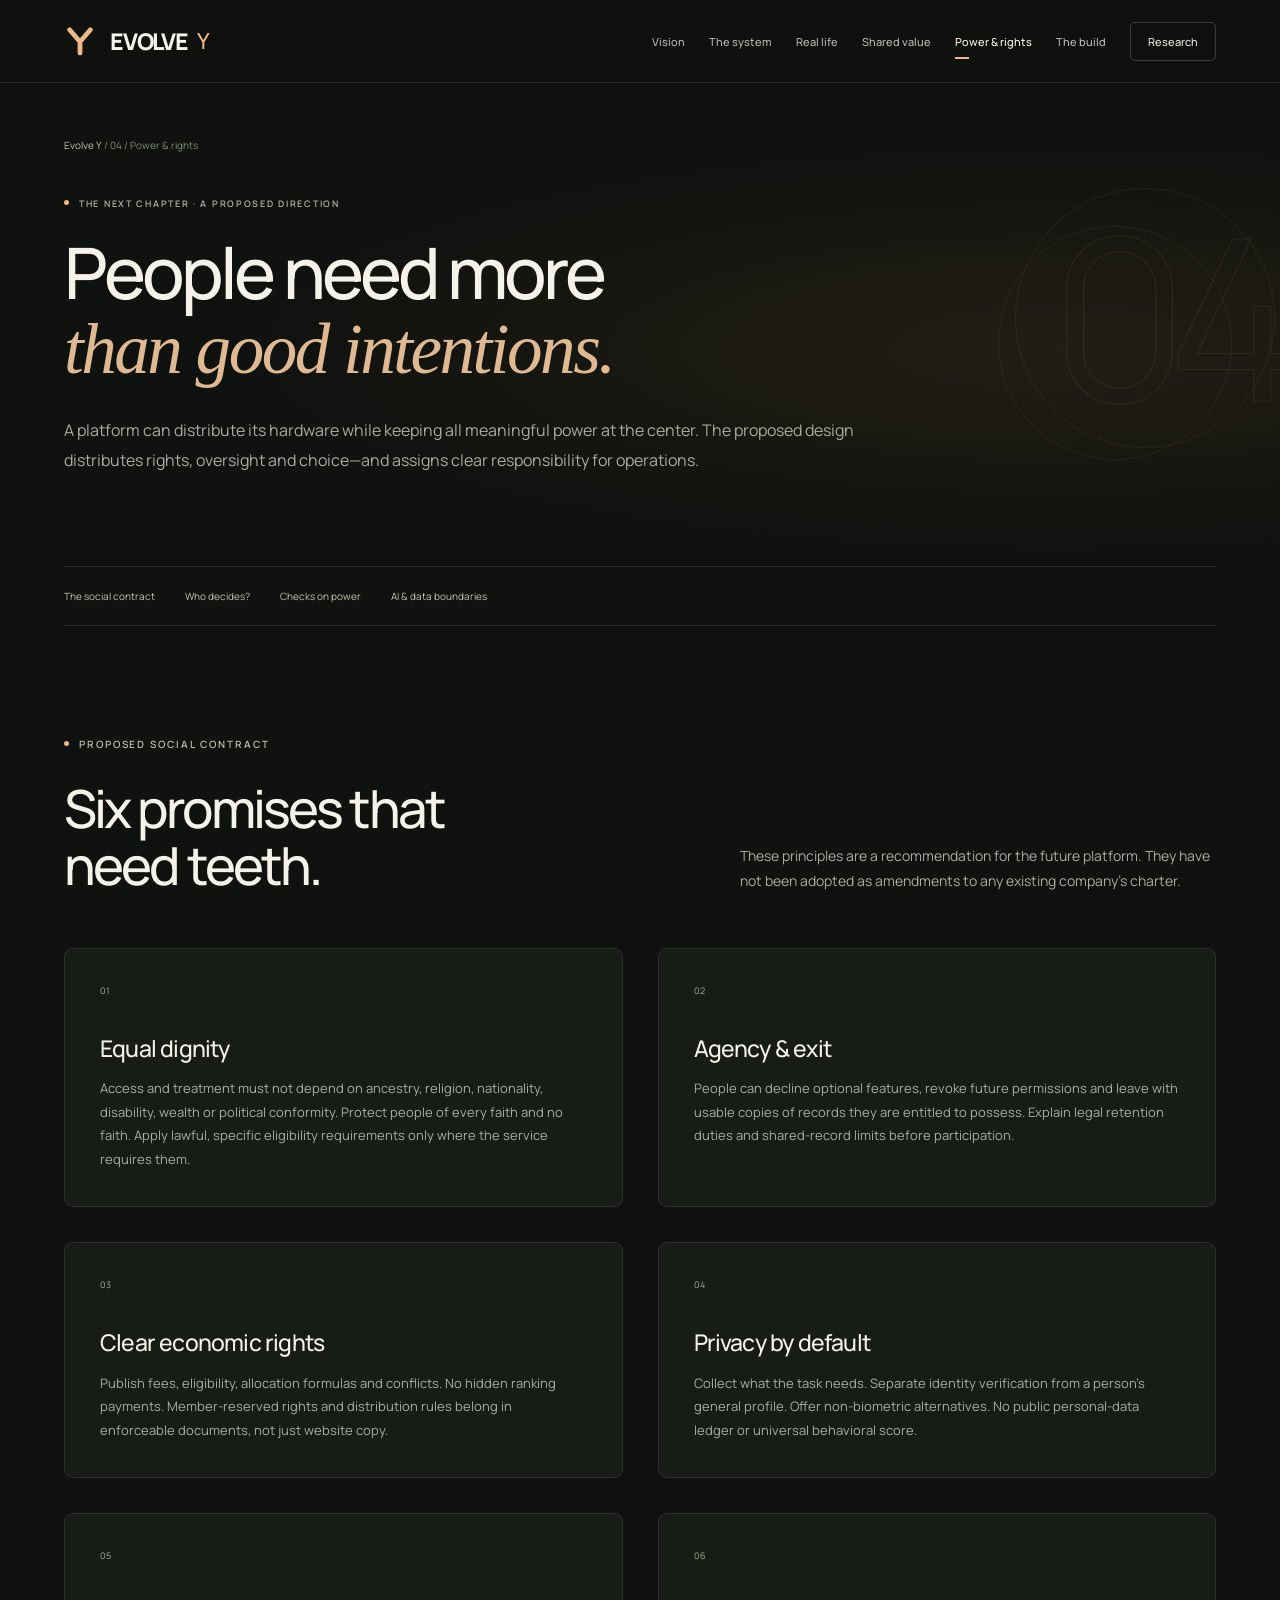
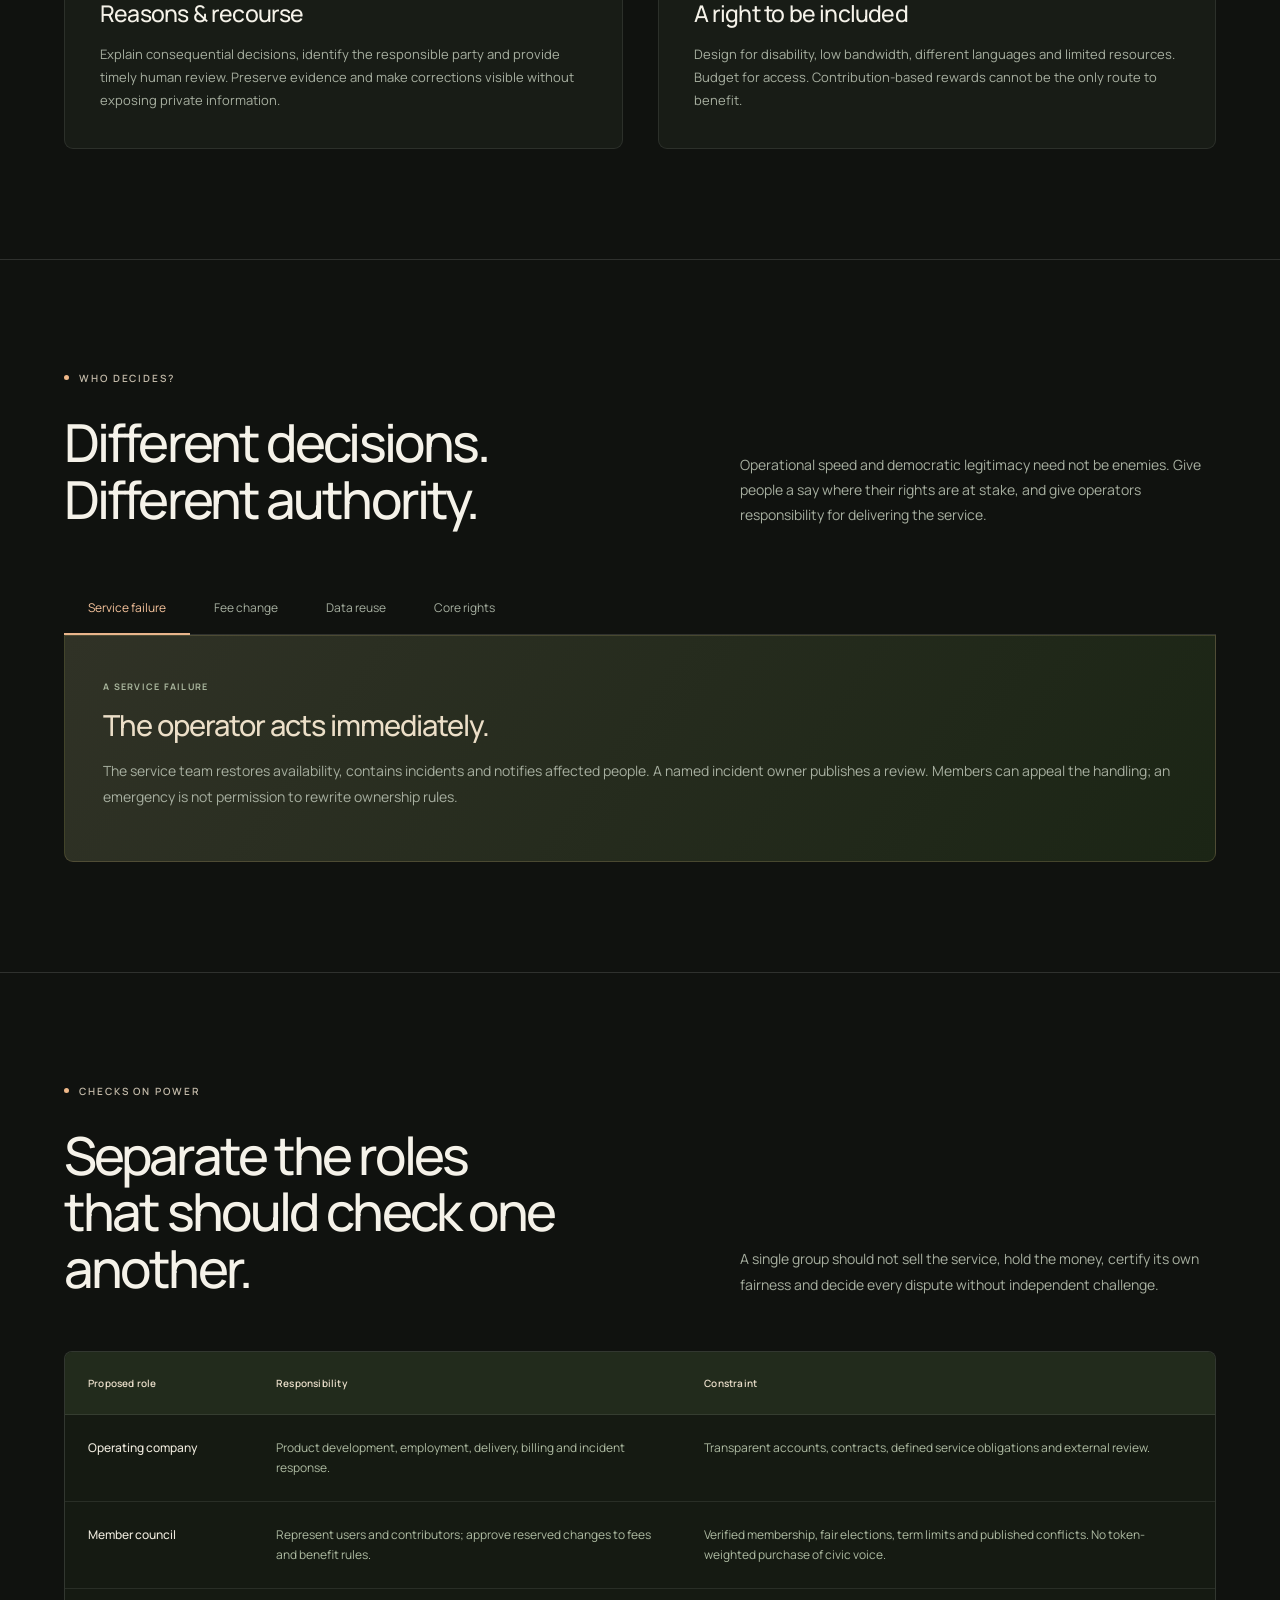
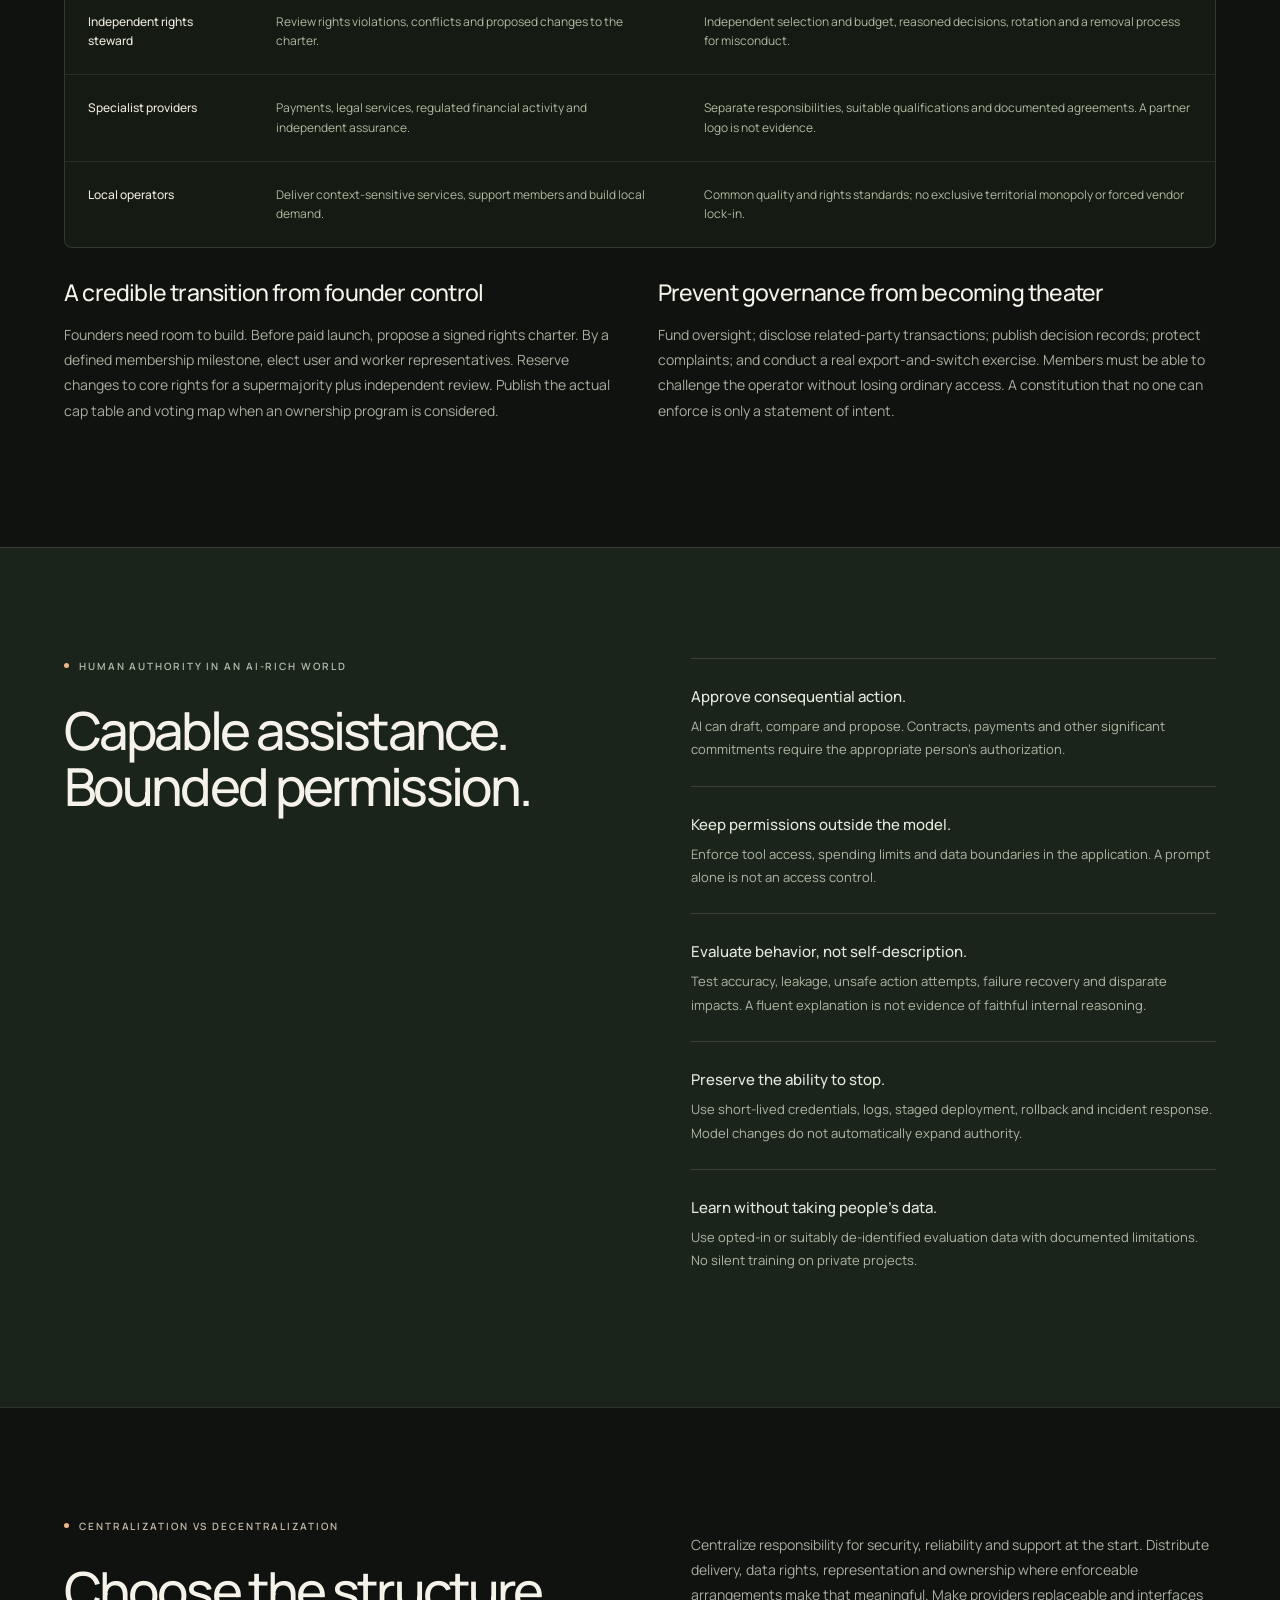
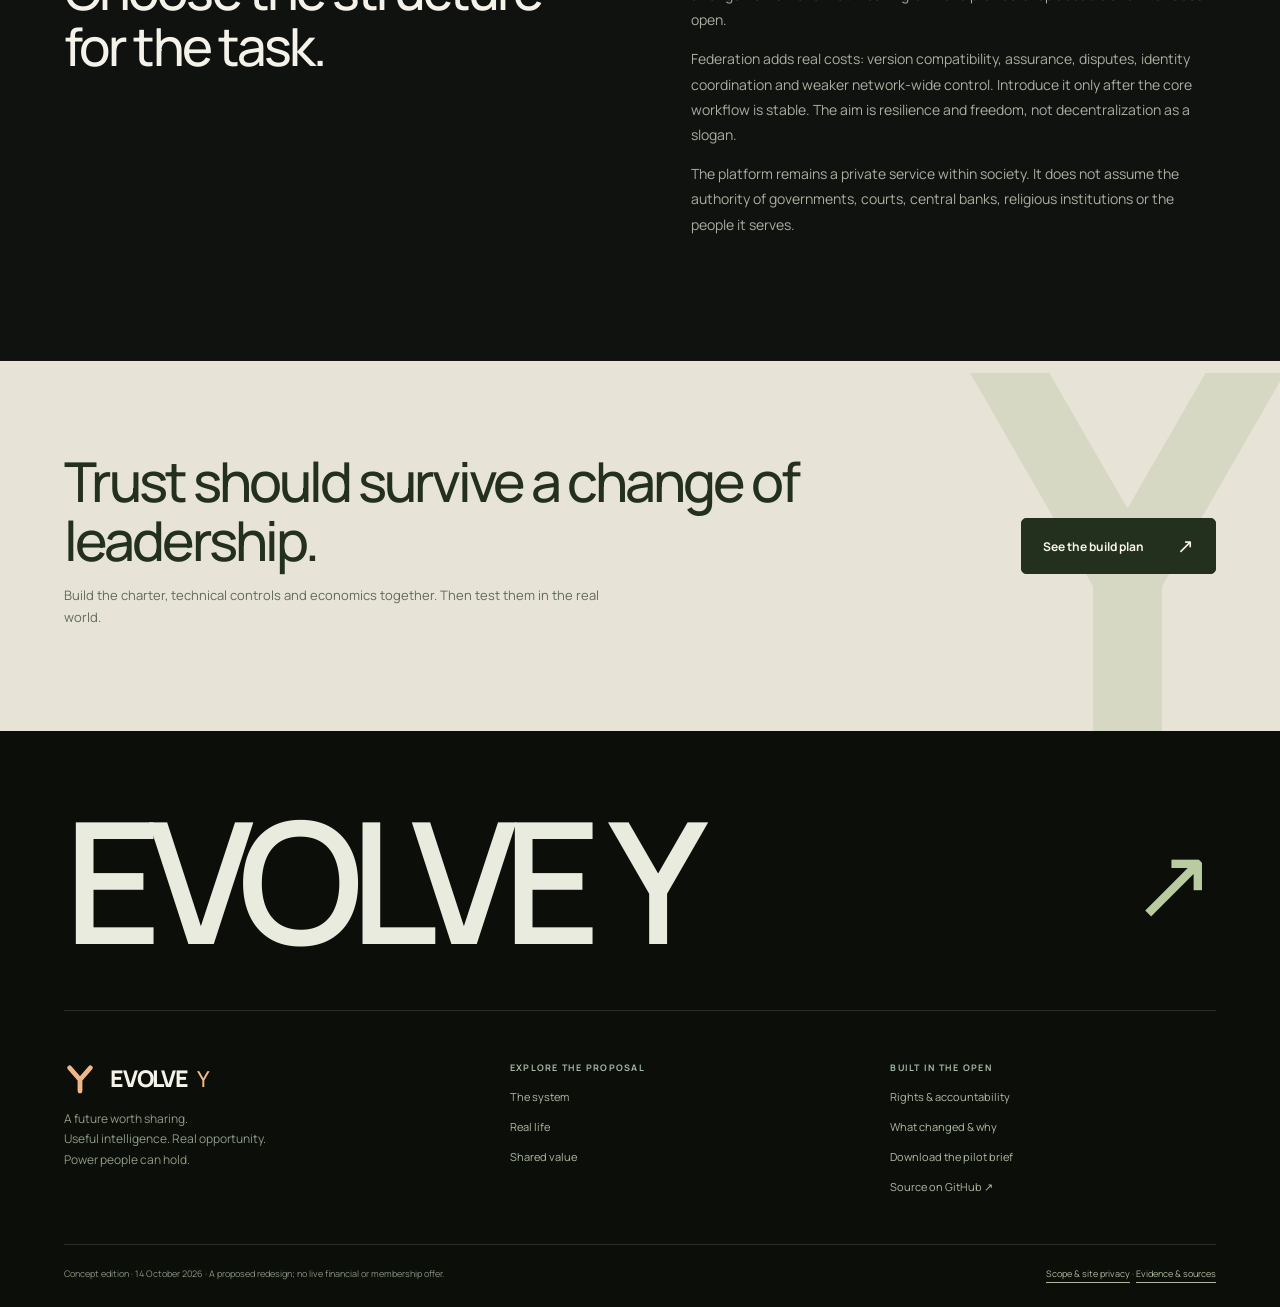
<file: governance.html>
<!doctype html><html lang="en"><head><meta charset="utf-8"><meta name="viewport" content="width=device-width,initial-scale=1"><title>Power people can hold — Evolve Y</title><meta name="description" content="A proposed rights charter for AI, ownership, privacy, member voice and operational accountability."><meta name="theme-color" content="#10120f"><meta property="og:title" content="Power people can hold — Evolve Y"><meta property="og:description" content="A proposed rights charter for AI, ownership, privacy, member voice and operational accountability."><meta property="og:type" content="website"><link rel="icon" href="assets/favicon.svg" type="image/svg+xml"><link rel="stylesheet" href="assets/style.css?v=db82dc6e243f"><script defer src="assets/app.js?v=c55858f3254b"></script><link rel="stylesheet" href="assets/design.css?v=477b6c1b01ea"></head><body class="page-governance"><div class="reading-progress" aria-hidden="true"></div><a class="skip" href="#main">Skip to content</a><div class="topline"><div class="wrap"><span>The Rousix × Federal Reserve Black evolution</span><span>One vision. Shared possibility.</span></div></div><header><div class="wrap header-inner"><a class="brand" href="index.html" aria-label="Evolve Y home"><svg viewBox="0 0 40 42" aria-hidden="true"><path d="M7 7L20 22L33 7M20 22V36" fill="none" stroke="currentColor" stroke-width="6" stroke-linecap="round" stroke-linejoin="round"/></svg> EVOLVE <small>Y</small></a><button class="menu-toggle" aria-expanded="false" aria-controls="main-nav">Menu</button><nav id="main-nav" class="nav" aria-label="Main navigation"><a href="index.html">Vision</a><a href="system.html">The system</a><a href="possibilities.html">Real life</a><a href="economy.html">Shared value</a><a href="governance.html" aria-current="page">Power & rights</a><a href="roadmap.html">The build</a><a href="research.html">Research</a></nav></div></header><main id="main"><div class="wrap page-hero"><div class="chapter-art" aria-hidden="true"><span>04</span><i></i><i></i></div><div class="page-index"><a href="index.html">Evolve Y</a> / 04 / Power & rights</div><span class="eyebrow">The next chapter · A proposed direction</span><h1>People need more<br><em>than good intentions.</em></h1><p class="lede">A platform can distribute its hardware while keeping all meaningful power at the center. The proposed design distributes rights, oversight and choice—and assigns clear responsibility for operations.</p></div><div class="wrap"><nav class="subnav" aria-label="On this page"><a class="" href="#charter">The social contract</a><a class="" href="#authority">Who decides?</a><a class="" href="#structure">Checks on power</a><a class="" href="#ai">AI & data boundaries</a></nav></div><section class="section " id="charter"><div class="wrap"><div class="section-heading"><div><span class="eyebrow">Proposed social contract</span><h2>Six promises that<br>need teeth.</h2></div><p>These principles are a recommendation for the future platform. They have not been adopted as amendments to any existing company’s charter.</p></div><div class="grid-2"><article class="card"><span class="num">01</span><h3>Equal dignity</h3><p>Access and treatment must not depend on ancestry, religion, nationality, disability, wealth or political conformity. Protect people of every faith and no faith. Apply lawful, specific eligibility requirements only where the service requires them.</p></article><article class="card"><span class="num">02</span><h3>Agency & exit</h3><p>People can decline optional features, revoke future permissions and leave with usable copies of records they are entitled to possess. Explain legal retention duties and shared-record limits before participation.</p></article><article class="card"><span class="num">03</span><h3>Clear economic rights</h3><p>Publish fees, eligibility, allocation formulas and conflicts. No hidden ranking payments. Member-reserved rights and distribution rules belong in enforceable documents, not just website copy.</p></article><article class="card"><span class="num">04</span><h3>Privacy by default</h3><p>Collect what the task needs. Separate identity verification from a person’s general profile. Offer non-biometric alternatives. No public personal-data ledger or universal behavioral score.</p></article><article class="card"><span class="num">05</span><h3>Reasons & recourse</h3><p>Explain consequential decisions, identify the responsible party and provide timely human review. Preserve evidence and make corrections visible without exposing private information.</p></article><article class="card"><span class="num">06</span><h3>A right to be included</h3><p>Design for disability, low bandwidth, different languages and limited resources. Budget for access. Contribution-based rewards cannot be the only route to benefit.</p></article></div></div></section><section class="section " id="authority"><div class="wrap"><div class="section-heading"><div><span class="eyebrow">Who decides?</span><h2>Different decisions.<br>Different authority.</h2></div><p>Operational speed and democratic legitimacy need not be enemies. Give people a say where their rights are at stake, and give operators responsibility for delivering the service.</p></div><div id="decision-tabs" class="tabs" role="tablist" aria-label="Governance decision examples"><button id="decision-service" role="tab" data-key="service" aria-selected="true" aria-controls="decision-panel">Service failure</button><button id="decision-fee" role="tab" data-key="fee" aria-selected="false" tabindex="-1" aria-controls="decision-panel">Fee change</button><button id="decision-data" role="tab" data-key="data" aria-selected="false" tabindex="-1" aria-controls="decision-panel">Data reuse</button><button id="decision-rights" role="tab" data-key="rights" aria-selected="false" tabindex="-1" aria-controls="decision-panel">Core rights</button></div><div id="decision-panel" class="rights-display" role="tabpanel" aria-labelledby="decision-service"><span class="mini-label" id="decision-label">A service failure</span><h3 id="decision-title">The operator acts immediately.</h3><p id="decision-body">The service team restores availability, contains incidents and notifies affected people. A named incident owner publishes a review. Members can appeal the handling; an emergency is not permission to rewrite ownership rules.</p></div></div></section><section class="section " id="structure"><div class="wrap"><div class="section-heading"><div><span class="eyebrow">Checks on power</span><h2>Separate the roles<br>that should check one another.</h2></div><p>A single group should not sell the service, hold the money, certify its own fairness and decide every dispute without independent challenge.</p></div><div class="table-wrap"><table><thead><tr><th scope="col">Proposed role</th><th scope="col">Responsibility</th><th scope="col">Constraint</th></tr></thead><tbody><tr><td>Operating company</td><td>Product development, employment, delivery, billing and incident response.</td><td>Transparent accounts, contracts, defined service obligations and external review.</td></tr><tr><td>Member council</td><td>Represent users and contributors; approve reserved changes to fees and benefit rules.</td><td>Verified membership, fair elections, term limits and published conflicts. No token-weighted purchase of civic voice.</td></tr><tr><td>Independent rights steward</td><td>Review rights violations, conflicts and proposed changes to the charter.</td><td>Independent selection and budget, reasoned decisions, rotation and a removal process for misconduct.</td></tr><tr><td>Specialist providers</td><td>Payments, legal services, regulated financial activity and independent assurance.</td><td>Separate responsibilities, suitable qualifications and documented agreements. A partner logo is not evidence.</td></tr><tr><td>Local operators</td><td>Deliver context-sensitive services, support members and build local demand.</td><td>Common quality and rights standards; no exclusive territorial monopoly or forced vendor lock-in.</td></tr></tbody></table></div><div class="grid-2" style="margin-top:30px"><div><h3>A credible transition from founder control</h3><p>Founders need room to build. Before paid launch, propose a signed rights charter. By a defined membership milestone, elect user and worker representatives. Reserve changes to core rights for a supermajority plus independent review. Publish the actual cap table and voting map when an ownership program is considered.</p></div><div><h3>Prevent governance from becoming theater</h3><p>Fund oversight; disclose related-party transactions; publish decision records; protect complaints; and conduct a real export-and-switch exercise. Members must be able to challenge the operator without losing ordinary access. A constitution that no one can enforce is only a statement of intent.</p></div></div></div></section><section class="section green" id="ai"><div class="wrap"><div class="split"><div><span class="eyebrow">Human authority in an AI-rich world</span><h2>Capable assistance.<br>Bounded permission.</h2></div><div><ul class="bullet-list"><li><strong>Approve consequential action.</strong>AI can draft, compare and propose. Contracts, payments and other significant commitments require the appropriate person’s authorization.</li><li><strong>Keep permissions outside the model.</strong>Enforce tool access, spending limits and data boundaries in the application. A prompt alone is not an access control.</li><li><strong>Evaluate behavior, not self-description.</strong>Test accuracy, leakage, unsafe action attempts, failure recovery and disparate impacts. A fluent explanation is not evidence of faithful internal reasoning.</li><li><strong>Preserve the ability to stop.</strong>Use short-lived credentials, logs, staged deployment, rollback and incident response. Model changes do not automatically expand authority.</li><li><strong>Learn without taking people’s data.</strong>Use opted-in or suitably de-identified evaluation data with documented limitations. No silent training on private projects.</li></ul></div></div></div></section><section class="section "><div class="wrap"><div class="split"><div><span class="eyebrow">Centralization vs decentralization</span><h2>Choose the structure<br>for the task.</h2></div><div><p>Centralize responsibility for security, reliability and support at the start. Distribute delivery, data rights, representation and ownership where enforceable arrangements make that meaningful. Make providers replaceable and interfaces open.</p><p>Federation adds real costs: version compatibility, assurance, disputes, identity coordination and weaker network-wide control. Introduce it only after the core workflow is stable. The aim is resilience and freedom, not decentralization as a slogan.</p><p>The platform remains a private service within society. It does not assume the authority of governments, courts, central banks, religious institutions or the people it serves.</p></div></div></div></section><section class="closing"><div class="wrap"><div><h2>Trust should survive a change of leadership.</h2><p>Build the charter, technical controls and economics together. Then test them in the real world.</p></div><a class="btn" href="roadmap.html">See the build plan <span aria-hidden="true">↗</span></a></div></section></main><footer><div class="wrap"><div class="footer-wordmark" aria-hidden="true">EVOLVE Y<span>↗</span></div><div class="footer-top"><div><a class="brand" href="index.html"><svg viewBox="0 0 40 42" aria-hidden="true"><path d="M7 7L20 22L33 7M20 22V36" fill="none" stroke="currentColor" stroke-width="6" stroke-linecap="round" stroke-linejoin="round"/></svg> EVOLVE <small>Y</small></a><p>A future worth sharing.<br>Useful intelligence. Real opportunity.<br>Power people can hold.</p></div><div class="footer-links"><span class="mini-label" style="color:#a6b8a7">Explore the proposal</span><a class="" href="system.html">The system</a><a class="" href="possibilities.html">Real life</a><a class="" href="economy.html">Shared value</a></div><div class="footer-links"><span class="mini-label" style="color:#a6b8a7">Built in the open</span><a class="" href="governance.html">Rights & accountability</a><a class="" href="research.html#review">What changed & why</a><a class="" href="research/pilot-brief.md">Download the pilot brief</a><a class="" href="https://github.com/PrototypeVersions/Evolve_Y">Source on GitHub ↗</a></div></div><div class="footer-bottom"><span>Concept edition · 14 October 2026 · A proposed redesign; no live financial or membership offer.</span><span><a class="" href="research.html#scope">Scope & site privacy</a> · <a class="" href="research.html#evidence">Evidence & sources</a></span></div></div></footer></body></html>
</file>
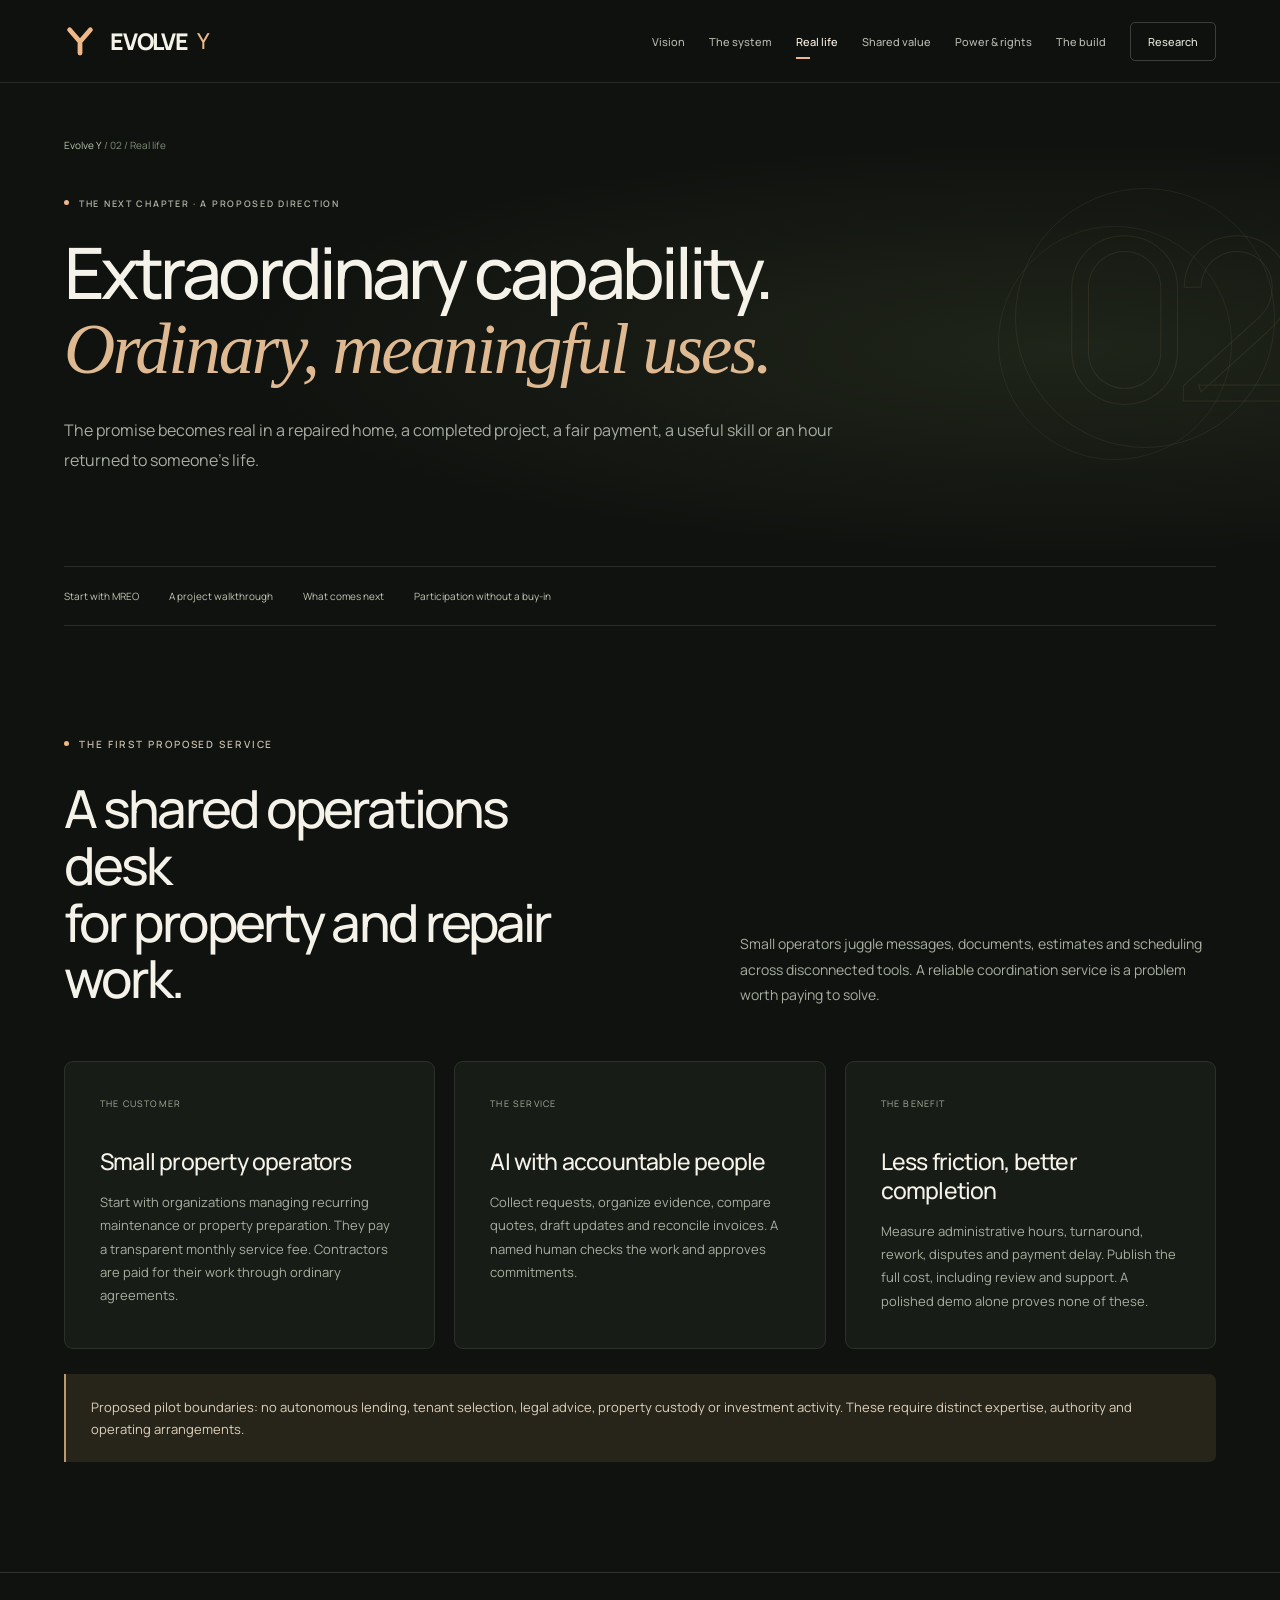
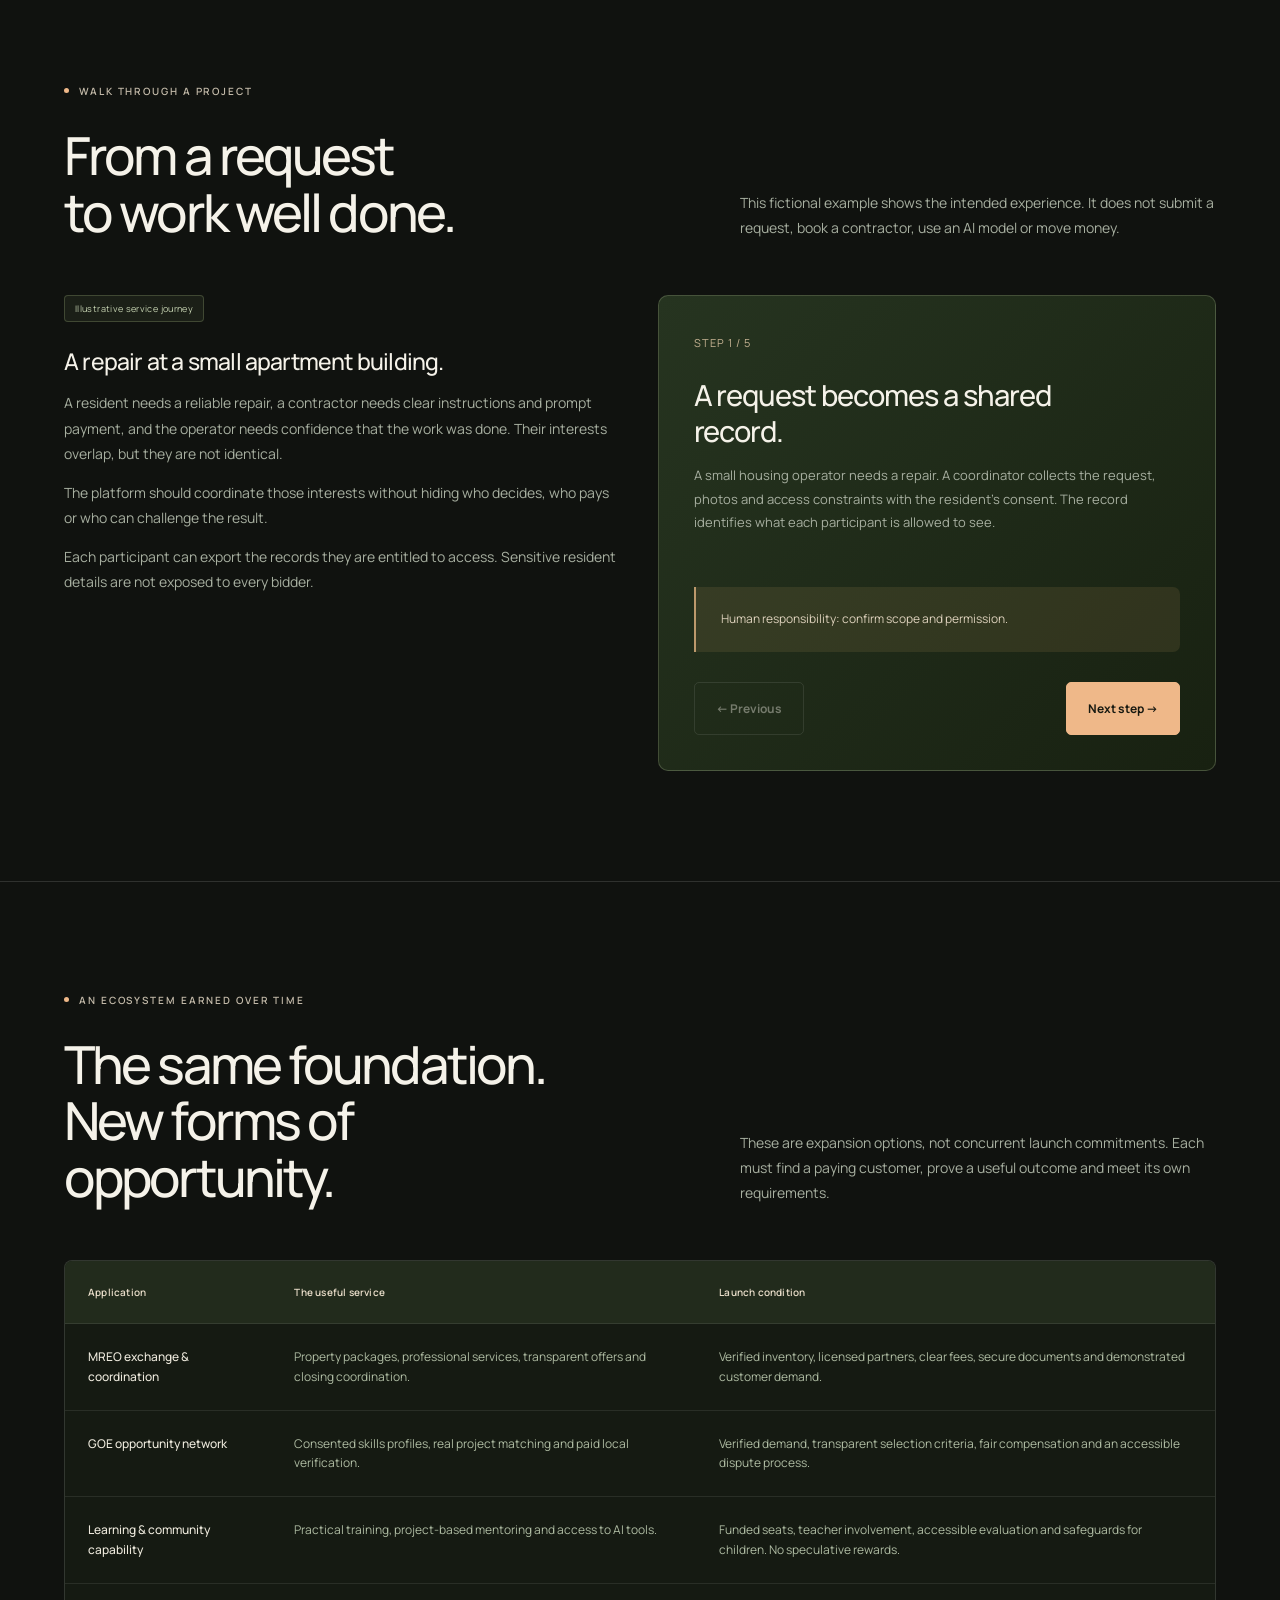
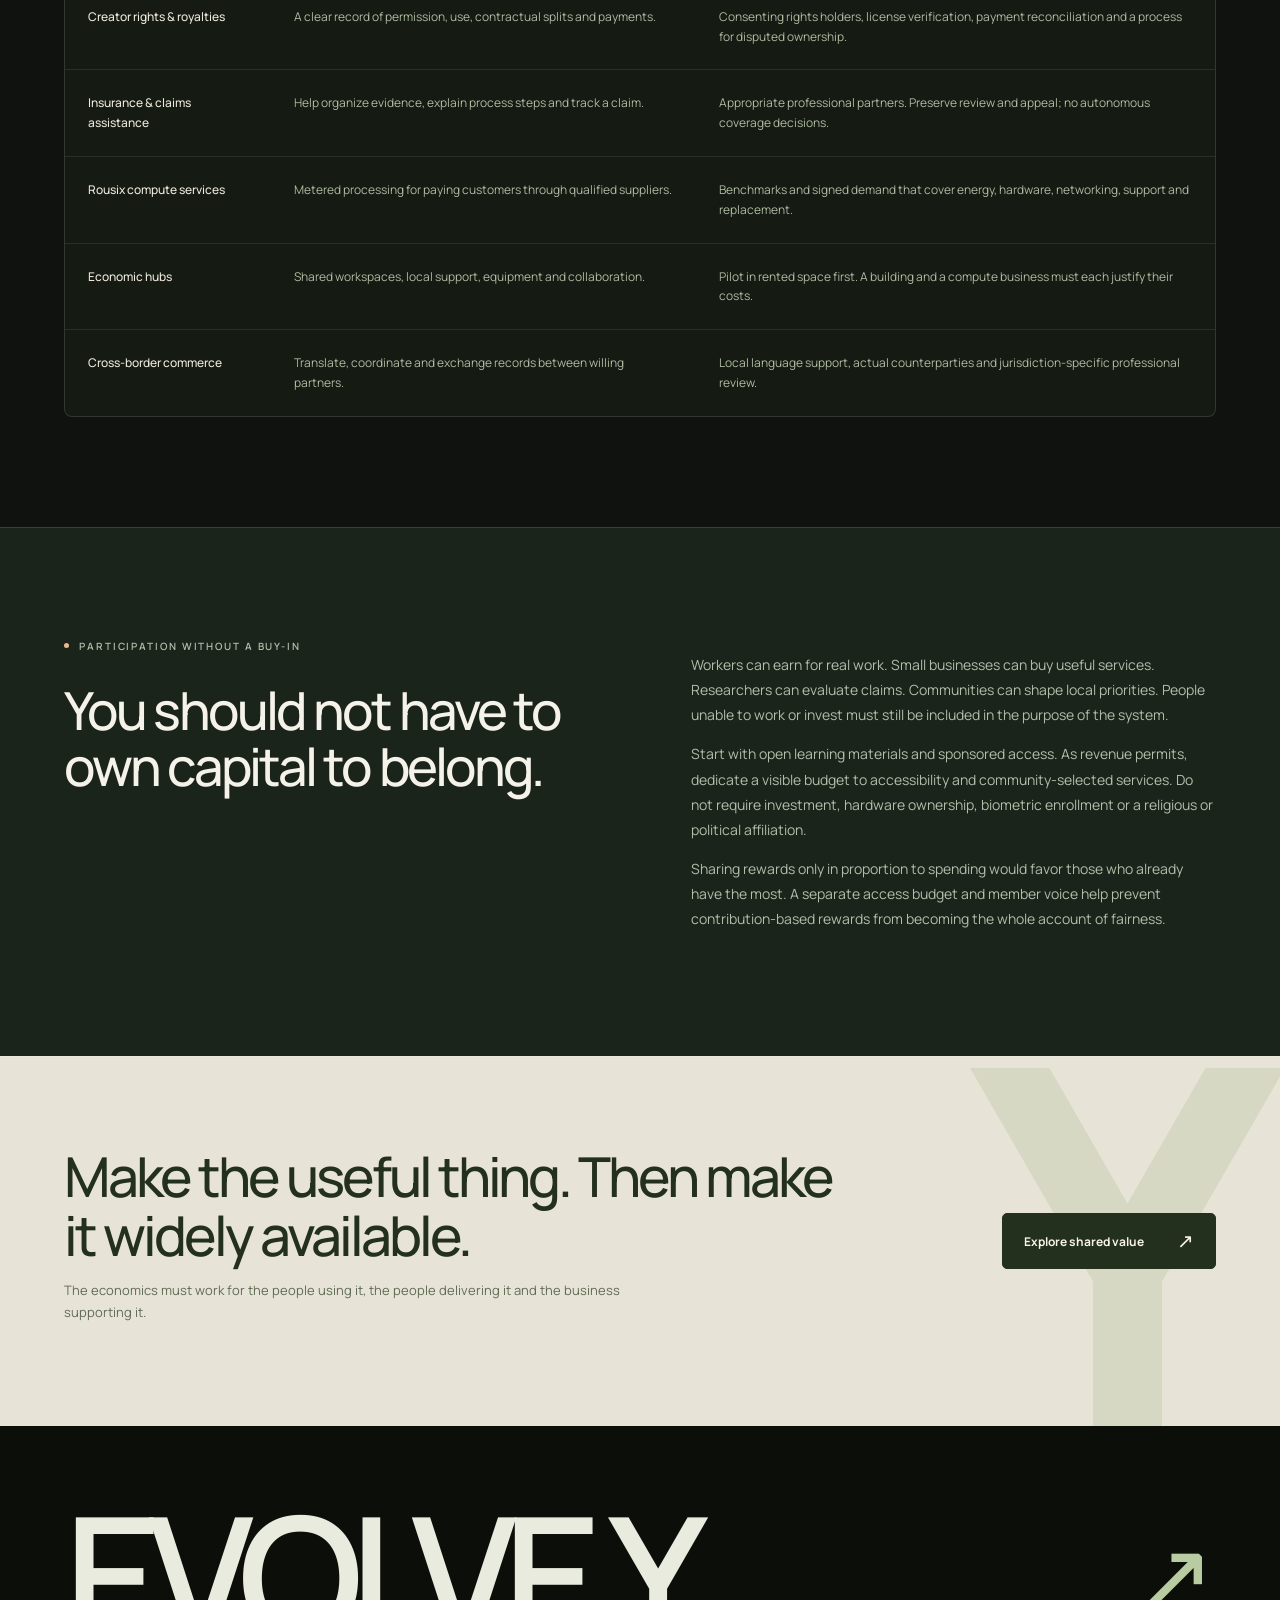
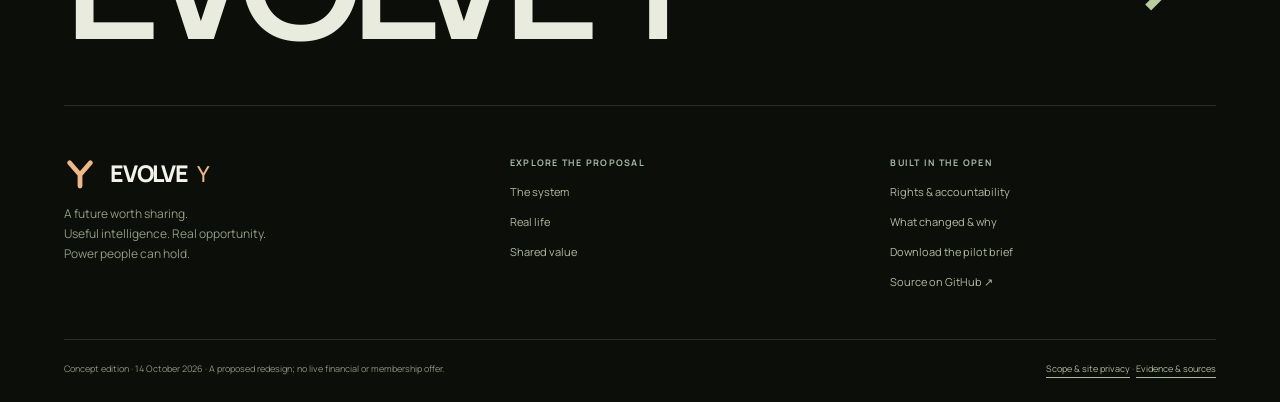
<file: possibilities.html>
<!doctype html><html lang="en"><head><meta charset="utf-8"><meta name="viewport" content="width=device-width,initial-scale=1"><title>Real opportunity, in ordinary life — Evolve Y</title><meta name="description" content="A practical MREO-first pilot, followed by learning, creator rights, local services and useful compute."><meta name="theme-color" content="#10120f"><meta property="og:title" content="Real opportunity, in ordinary life — Evolve Y"><meta property="og:description" content="A practical MREO-first pilot, followed by learning, creator rights, local services and useful compute."><meta property="og:type" content="website"><link rel="icon" href="assets/favicon.svg" type="image/svg+xml"><link rel="stylesheet" href="assets/style.css?v=db82dc6e243f"><script defer src="assets/app.js?v=c55858f3254b"></script><link rel="stylesheet" href="assets/design.css?v=477b6c1b01ea"></head><body class="page-possibilities"><div class="reading-progress" aria-hidden="true"></div><a class="skip" href="#main">Skip to content</a><div class="topline"><div class="wrap"><span>The Rousix × Federal Reserve Black evolution</span><span>One vision. Shared possibility.</span></div></div><header><div class="wrap header-inner"><a class="brand" href="index.html" aria-label="Evolve Y home"><svg viewBox="0 0 40 42" aria-hidden="true"><path d="M7 7L20 22L33 7M20 22V36" fill="none" stroke="currentColor" stroke-width="6" stroke-linecap="round" stroke-linejoin="round"/></svg> EVOLVE <small>Y</small></a><button class="menu-toggle" aria-expanded="false" aria-controls="main-nav">Menu</button><nav id="main-nav" class="nav" aria-label="Main navigation"><a href="index.html">Vision</a><a href="system.html">The system</a><a href="possibilities.html" aria-current="page">Real life</a><a href="economy.html">Shared value</a><a href="governance.html">Power & rights</a><a href="roadmap.html">The build</a><a href="research.html">Research</a></nav></div></header><main id="main"><div class="wrap page-hero"><div class="chapter-art" aria-hidden="true"><span>02</span><i></i><i></i></div><div class="page-index"><a href="index.html">Evolve Y</a> / 02 / Real life</div><span class="eyebrow">The next chapter · A proposed direction</span><h1>Extraordinary capability.<br><em>Ordinary, meaningful uses.</em></h1><p class="lede">The promise becomes real in a repaired home, a completed project, a fair payment, a useful skill or an hour returned to someone’s life.</p></div><div class="wrap"><nav class="subnav" aria-label="On this page"><a class="" href="#first">Start with MREO</a><a class="" href="#walkthrough">A project walkthrough</a><a class="" href="#next">What comes next</a><a class="" href="#people">Participation without a buy-in</a></nav></div><section class="section " id="first"><div class="wrap"><div class="section-heading"><div><span class="eyebrow">The first proposed service</span><h2>A shared operations desk<br>for property and repair work.</h2></div><p>Small operators juggle messages, documents, estimates and scheduling across disconnected tools. A reliable coordination service is a problem worth paying to solve.</p></div><div class="grid-3"><article class="card"><span class="num">THE CUSTOMER</span><h3>Small property operators</h3><p>Start with organizations managing recurring maintenance or property preparation. They pay a transparent monthly service fee. Contractors are paid for their work through ordinary agreements.</p></article><article class="card"><span class="num">THE SERVICE</span><h3>AI with accountable people</h3><p>Collect requests, organize evidence, compare quotes, draft updates and reconcile invoices. A named human checks the work and approves commitments.</p></article><article class="card"><span class="num">THE BENEFIT</span><h3>Less friction, better completion</h3><p>Measure administrative hours, turnaround, rework, disputes and payment delay. Publish the full cost, including review and support. A polished demo alone proves none of these.</p></article></div><div class="note" style="margin-top:25px">Proposed pilot boundaries: no autonomous lending, tenant selection, legal advice, property custody or investment activity. These require distinct expertise, authority and operating arrangements.</div></div></section><section class="section " id="walkthrough"><div class="wrap"><div class="section-heading"><div><span class="eyebrow">Walk through a project</span><h2>From a request<br>to work well done.</h2></div><p>This fictional example shows the intended experience. It does not submit a request, book a contractor, use an AI model or move money.</p></div><div class="grid-2"><div><span class="tag proposed">Illustrative service journey</span><h3 style="margin-top:25px">A repair at a small apartment building.</h3><p>A resident needs a reliable repair, a contractor needs clear instructions and prompt payment, and the operator needs confidence that the work was done. Their interests overlap, but they are not identical.</p><p>The platform should coordinate those interests without hiding who decides, who pays or who can challenge the result.</p><p class="fine">Each participant can export the records they are entitled to access. Sensitive resident details are not exposed to every bidder.</p></div><div class="demo-step"><span id="demo-count" class="step-count">STEP 1 / 5</span><div aria-live="polite" aria-atomic="true"><h3 id="demo-title">A request becomes a shared record.</h3><p id="demo-body">A coordinator collects the request and the relevant evidence.</p><div id="demo-human" class="note">Human responsibility: confirm scope and permission.</div></div><div class="demo-controls"><button class="btn outline" id="demo-prev" disabled>← Previous</button><button class="btn" id="demo-next">Next step →</button></div></div></div></div></section><section class="section " id="next"><div class="wrap"><div class="section-heading"><div><span class="eyebrow">An ecosystem earned over time</span><h2>The same foundation.<br>New forms of opportunity.</h2></div><p>These are expansion options, not concurrent launch commitments. Each must find a paying customer, prove a useful outcome and meet its own requirements.</p></div><div class="table-wrap"><table><thead><tr><th scope="col">Application</th><th scope="col">The useful service</th><th scope="col">Launch condition</th></tr></thead><tbody><tr><td>MREO exchange & coordination</td><td>Property packages, professional services, transparent offers and closing coordination.</td><td>Verified inventory, licensed partners, clear fees, secure documents and demonstrated customer demand.</td></tr><tr><td>GOE opportunity network</td><td>Consented skills profiles, real project matching and paid local verification.</td><td>Verified demand, transparent selection criteria, fair compensation and an accessible dispute process.</td></tr><tr><td>Learning & community capability</td><td>Practical training, project-based mentoring and access to AI tools.</td><td>Funded seats, teacher involvement, accessible evaluation and safeguards for children. No speculative rewards.</td></tr><tr><td>Creator rights & royalties</td><td>A clear record of permission, use, contractual splits and payments.</td><td>Consenting rights holders, license verification, payment reconciliation and a process for disputed ownership.</td></tr><tr><td>Insurance & claims assistance</td><td>Help organize evidence, explain process steps and track a claim.</td><td>Appropriate professional partners. Preserve review and appeal; no autonomous coverage decisions.</td></tr><tr><td>Rousix compute services</td><td>Metered processing for paying customers through qualified suppliers.</td><td>Benchmarks and signed demand that cover energy, hardware, networking, support and replacement.</td></tr><tr><td>Economic hubs</td><td>Shared workspaces, local support, equipment and collaboration.</td><td>Pilot in rented space first. A building and a compute business must each justify their costs.</td></tr><tr><td>Cross-border commerce</td><td>Translate, coordinate and exchange records between willing partners.</td><td>Local language support, actual counterparties and jurisdiction-specific professional review.</td></tr></tbody></table></div></div></section><section class="section green" id="people"><div class="wrap"><div class="split"><div><span class="eyebrow">Participation without a buy-in</span><h2>You should not have to<br>own capital to belong.</h2></div><div><p>Workers can earn for real work. Small businesses can buy useful services. Researchers can evaluate claims. Communities can shape local priorities. People unable to work or invest must still be included in the purpose of the system.</p><p>Start with open learning materials and sponsored access. As revenue permits, dedicate a visible budget to accessibility and community-selected services. Do not require investment, hardware ownership, biometric enrollment or a religious or political affiliation.</p><p>Sharing rewards only in proportion to spending would favor those who already have the most. A separate access budget and member voice help prevent contribution-based rewards from becoming the whole account of fairness.</p></div></div></div></section><section class="closing"><div class="wrap"><div><h2>Make the useful thing. Then make it widely available.</h2><p>The economics must work for the people using it, the people delivering it and the business supporting it.</p></div><a class="btn" href="economy.html">Explore shared value <span aria-hidden="true">↗</span></a></div></section></main><footer><div class="wrap"><div class="footer-wordmark" aria-hidden="true">EVOLVE Y<span>↗</span></div><div class="footer-top"><div><a class="brand" href="index.html"><svg viewBox="0 0 40 42" aria-hidden="true"><path d="M7 7L20 22L33 7M20 22V36" fill="none" stroke="currentColor" stroke-width="6" stroke-linecap="round" stroke-linejoin="round"/></svg> EVOLVE <small>Y</small></a><p>A future worth sharing.<br>Useful intelligence. Real opportunity.<br>Power people can hold.</p></div><div class="footer-links"><span class="mini-label" style="color:#a6b8a7">Explore the proposal</span><a class="" href="system.html">The system</a><a class="" href="possibilities.html">Real life</a><a class="" href="economy.html">Shared value</a></div><div class="footer-links"><span class="mini-label" style="color:#a6b8a7">Built in the open</span><a class="" href="governance.html">Rights & accountability</a><a class="" href="research.html#review">What changed & why</a><a class="" href="research/pilot-brief.md">Download the pilot brief</a><a class="" href="https://github.com/PrototypeVersions/Evolve_Y">Source on GitHub ↗</a></div></div><div class="footer-bottom"><span>Concept edition · 14 October 2026 · A proposed redesign; no live financial or membership offer.</span><span><a class="" href="research.html#scope">Scope & site privacy</a> · <a class="" href="research.html#evidence">Evidence & sources</a></span></div></div></footer></body></html>
</file>
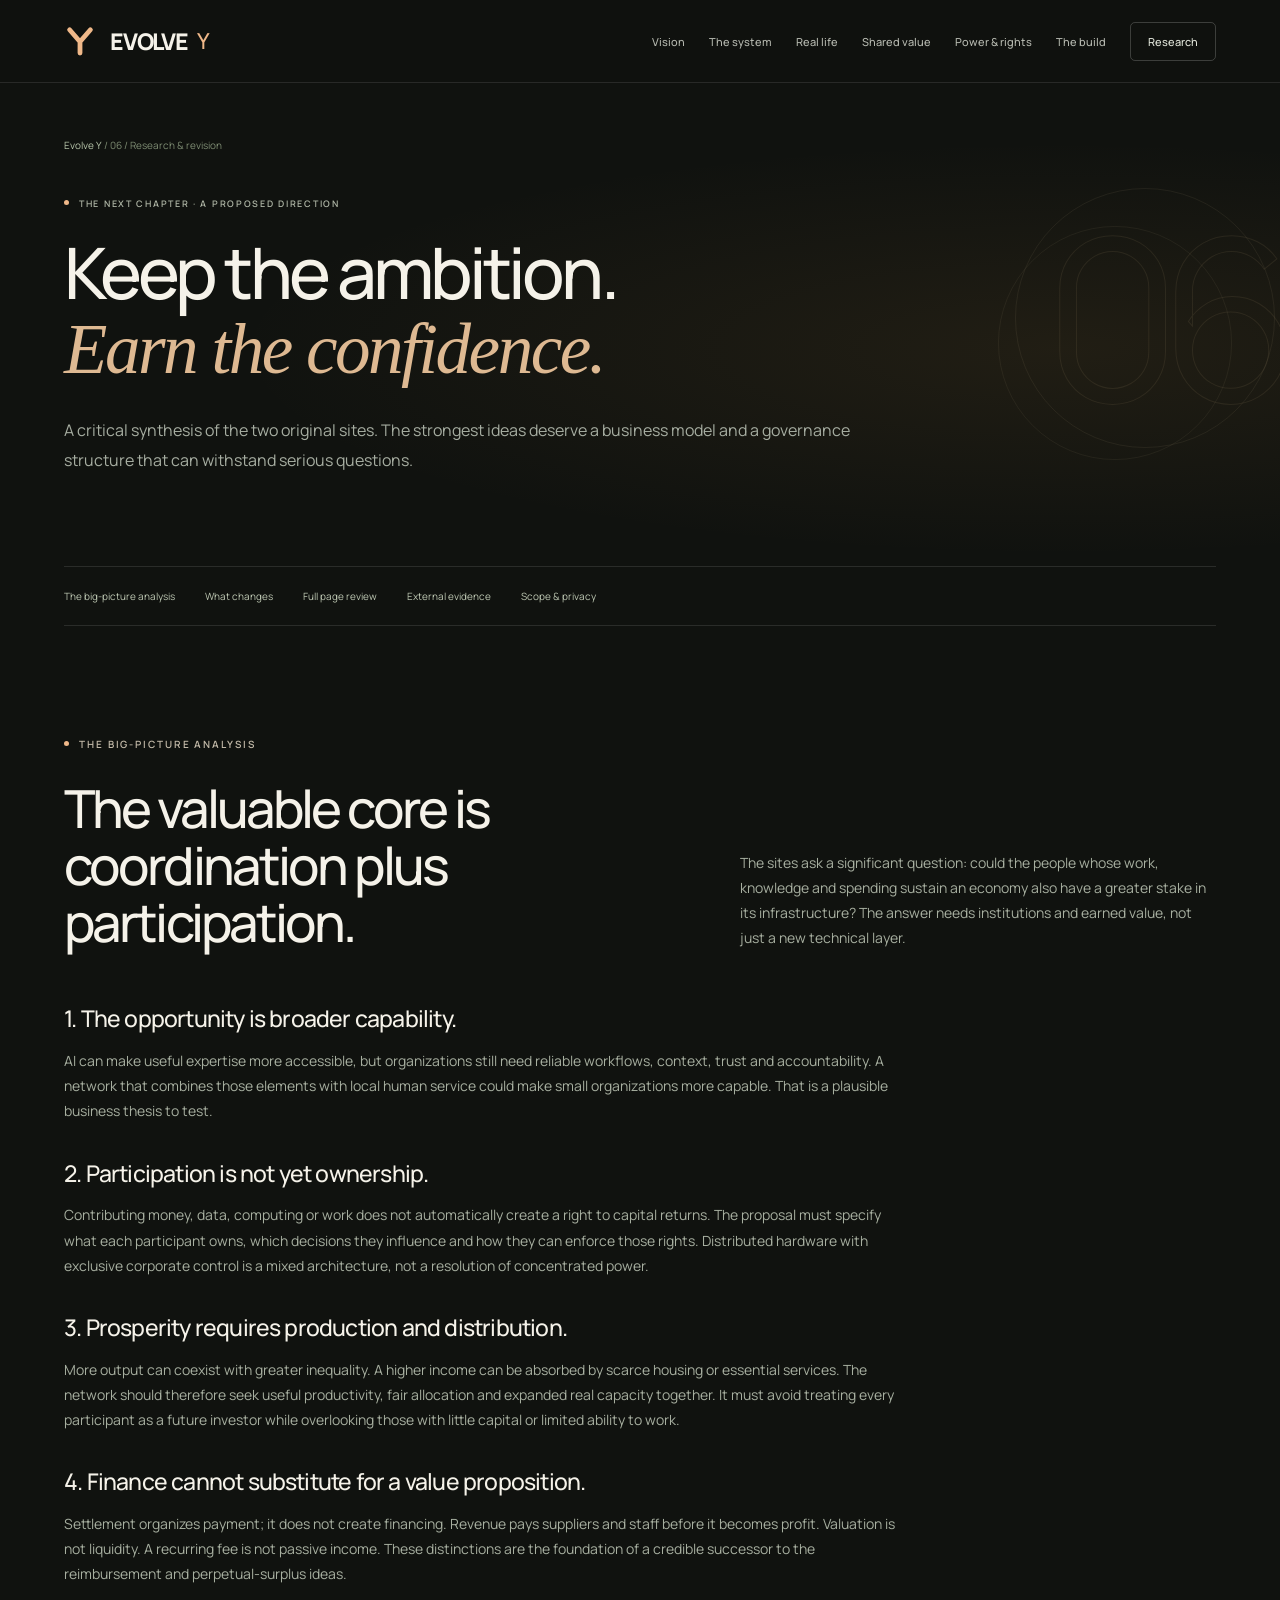
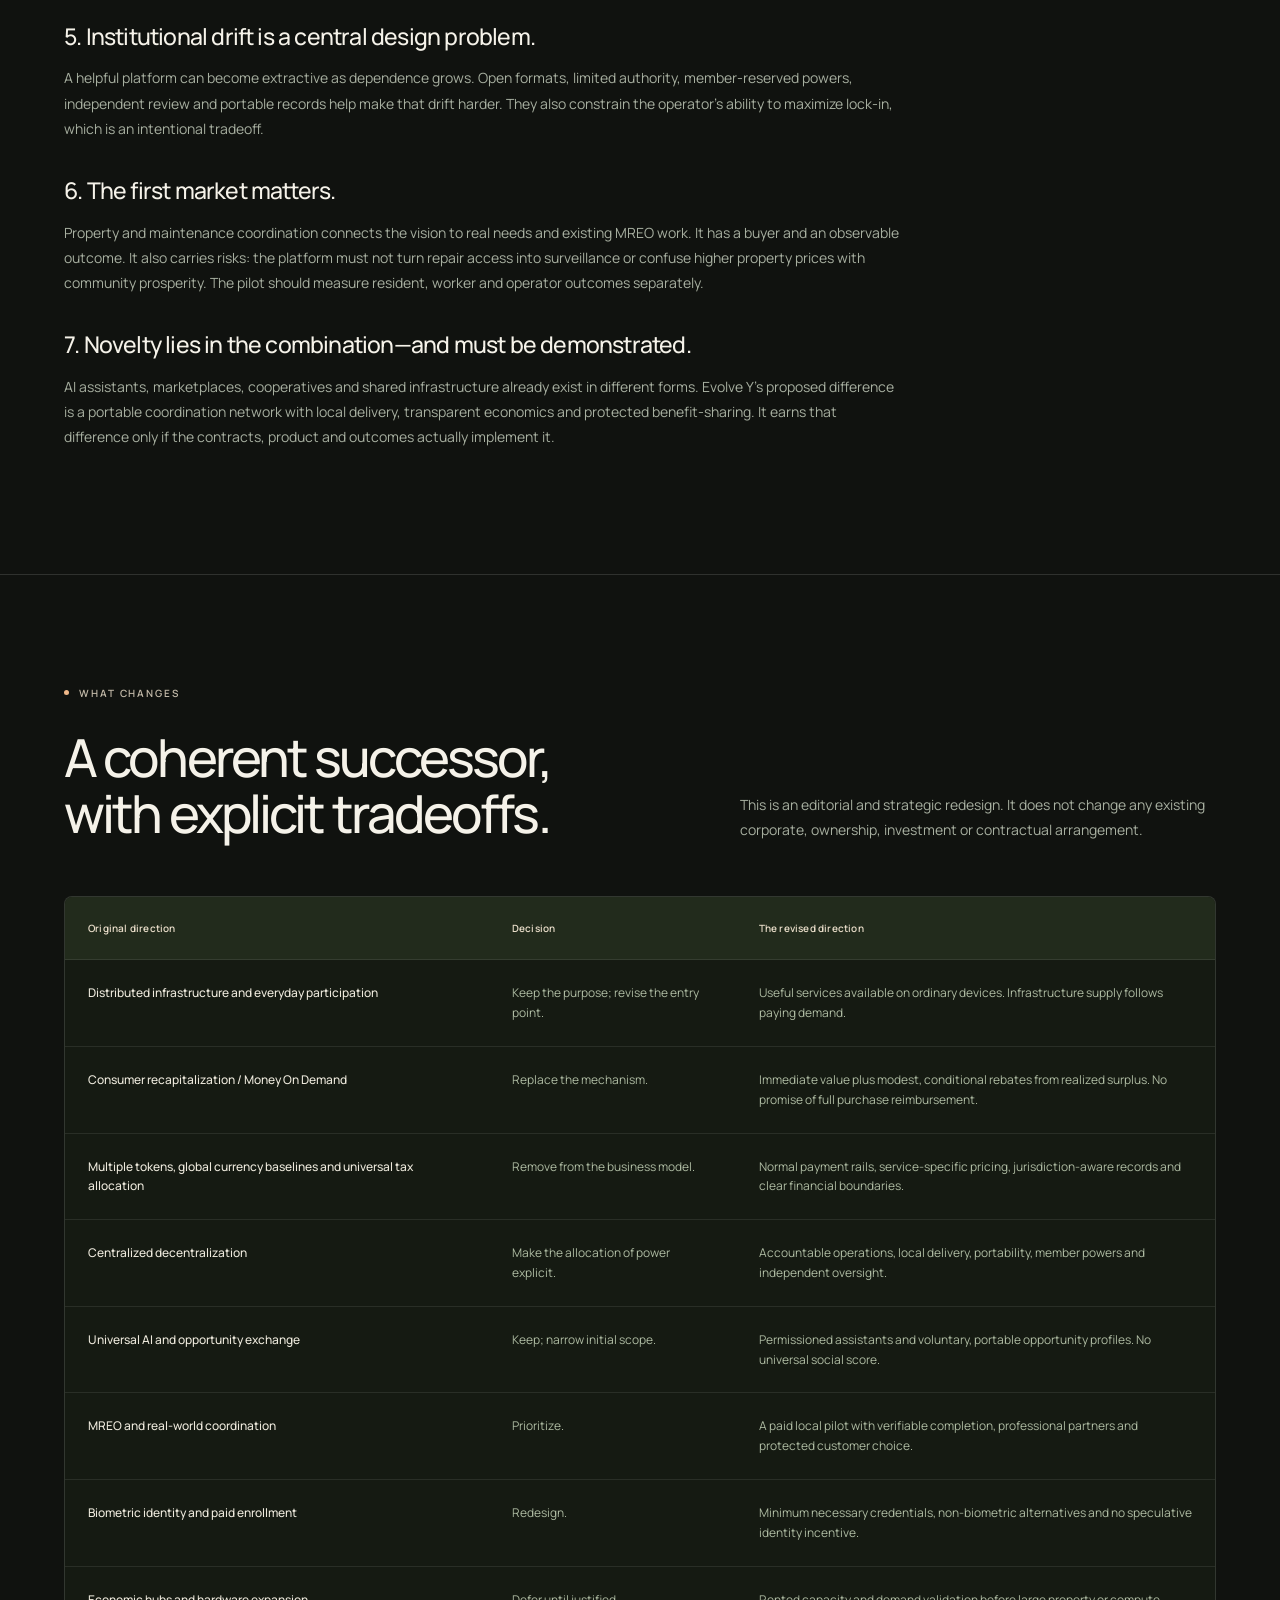
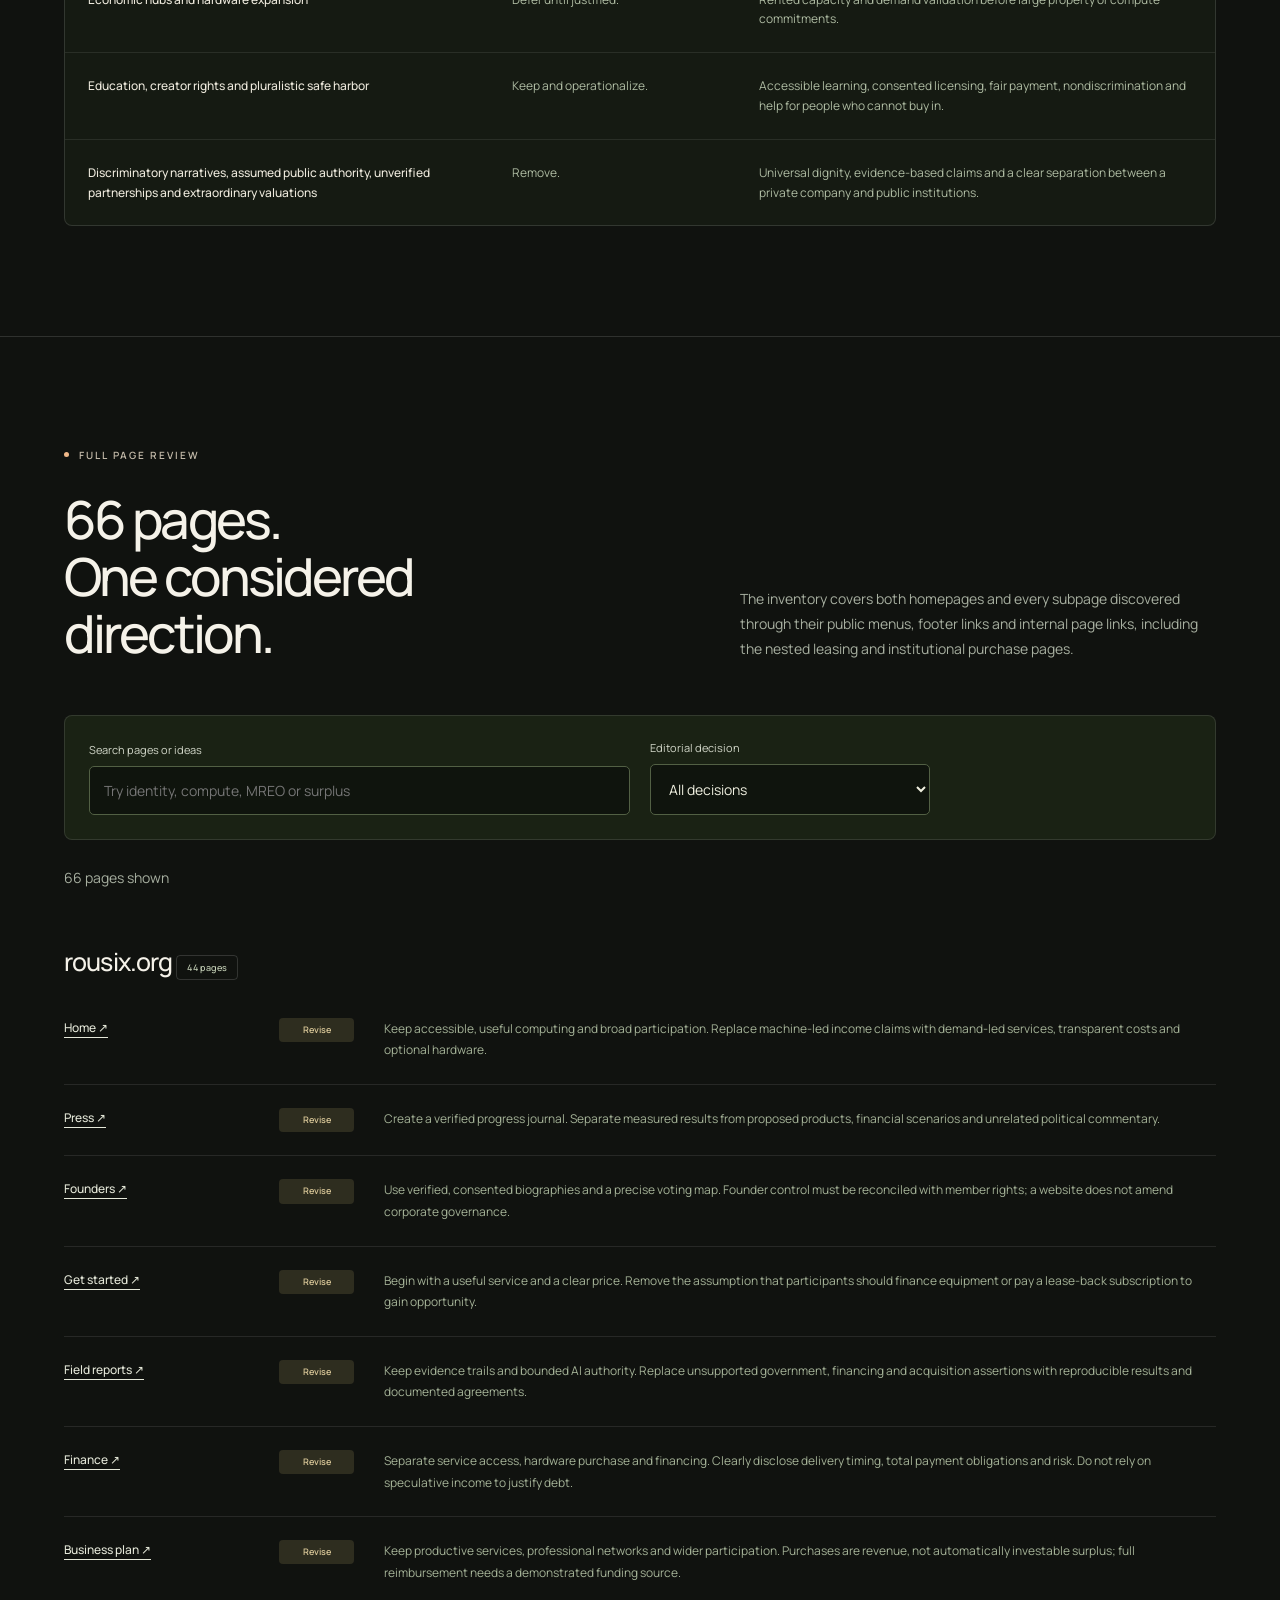
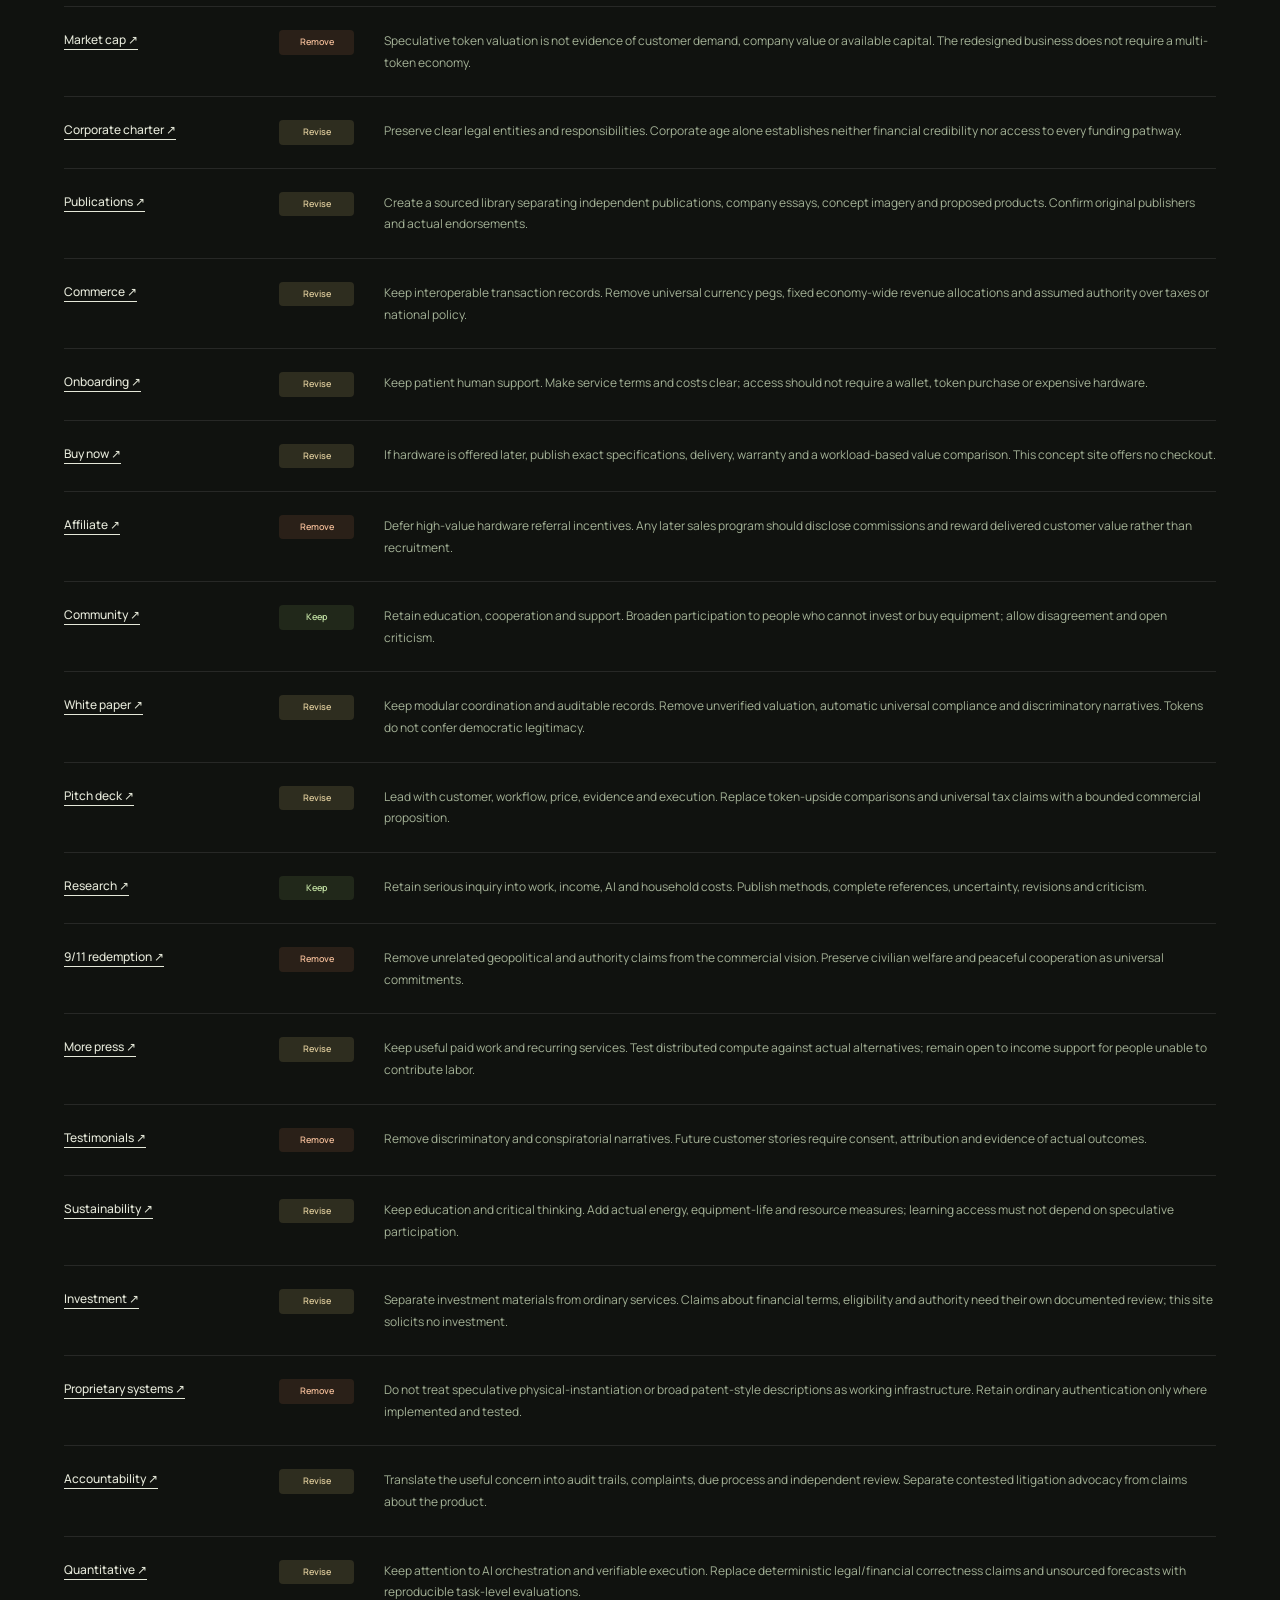
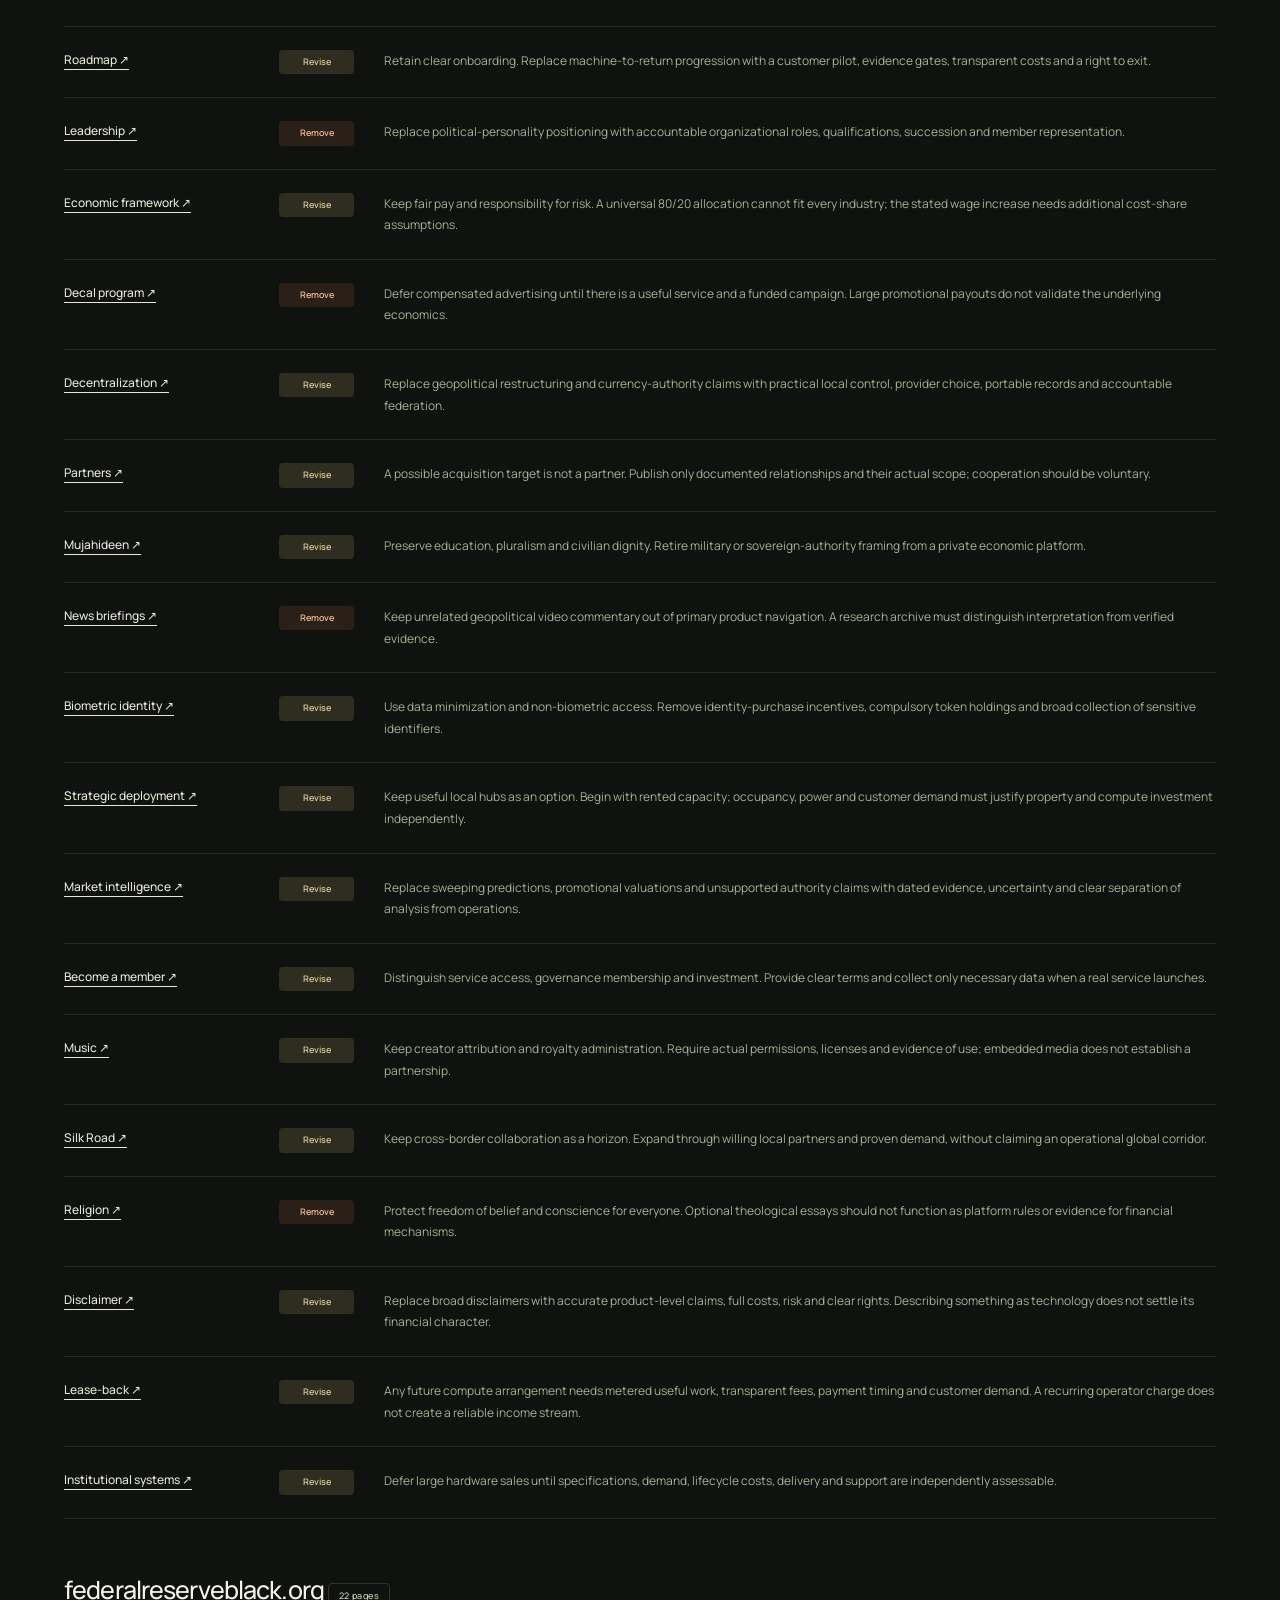
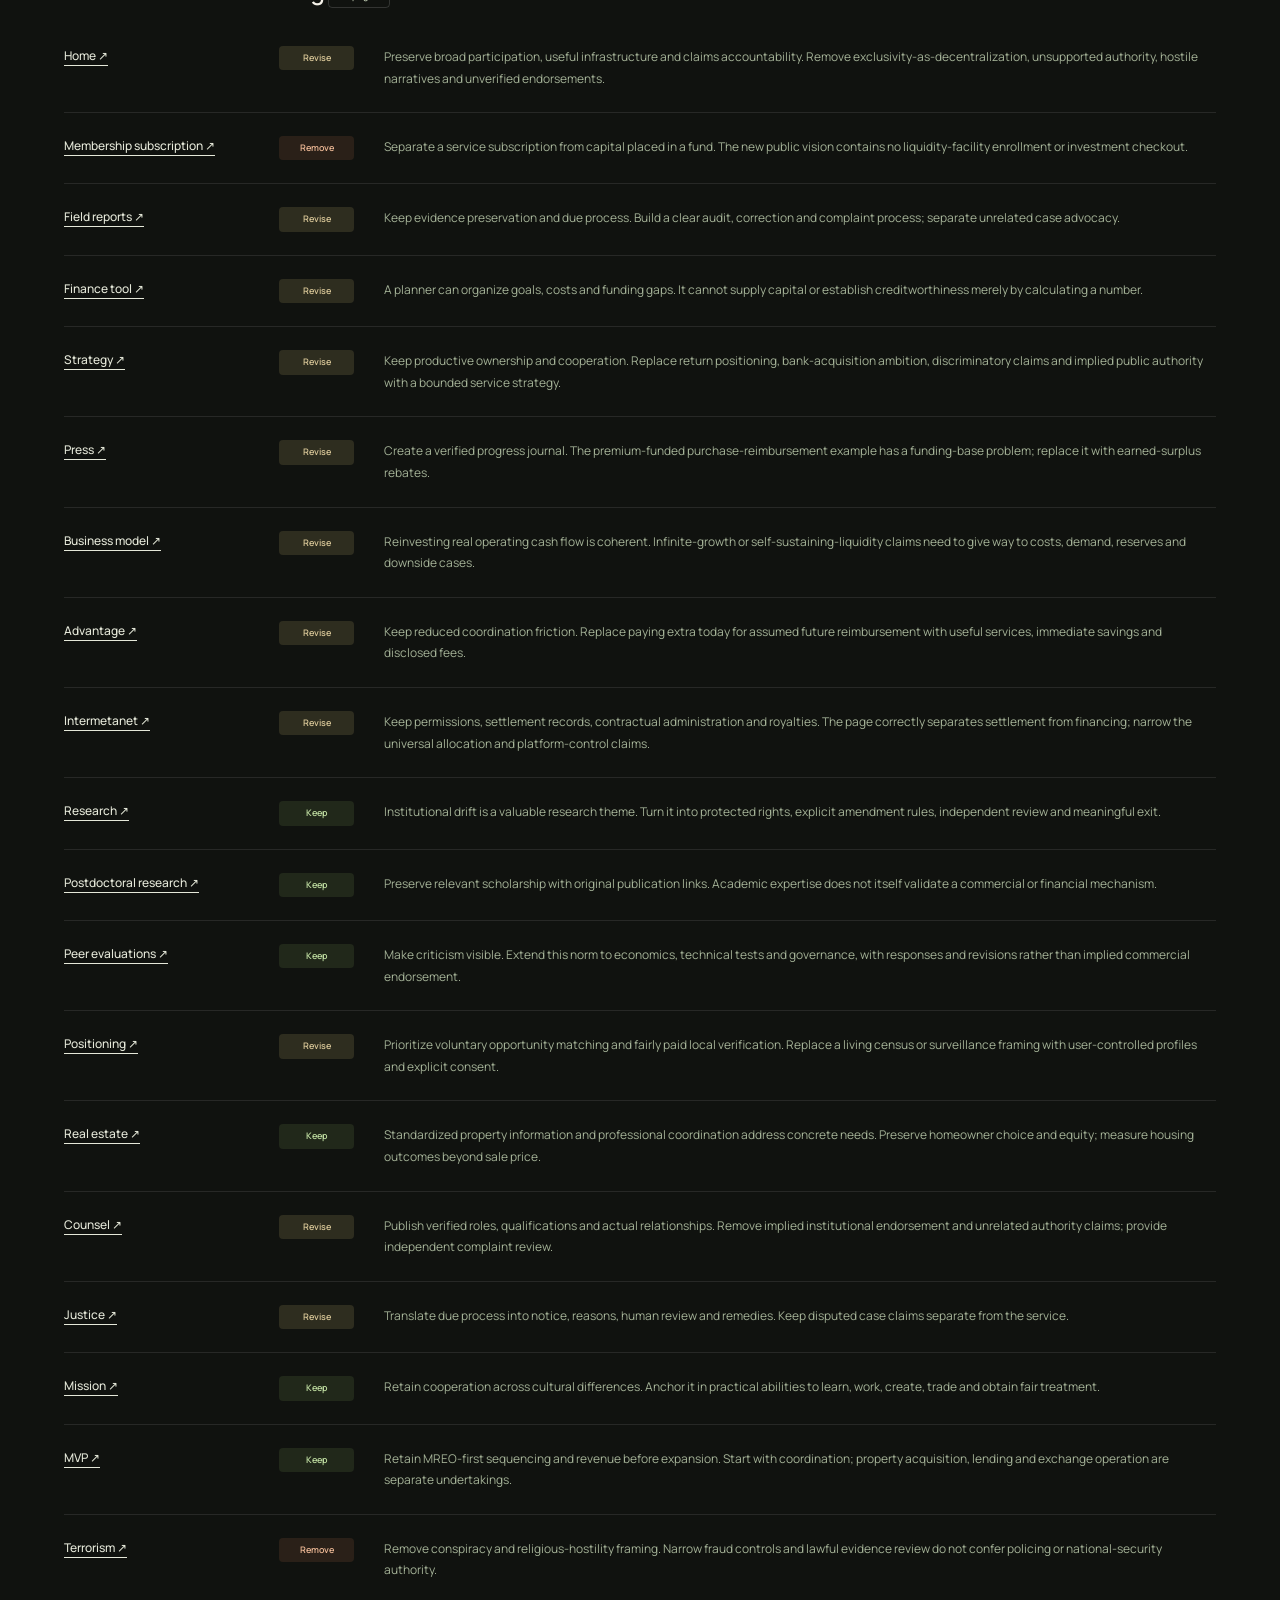
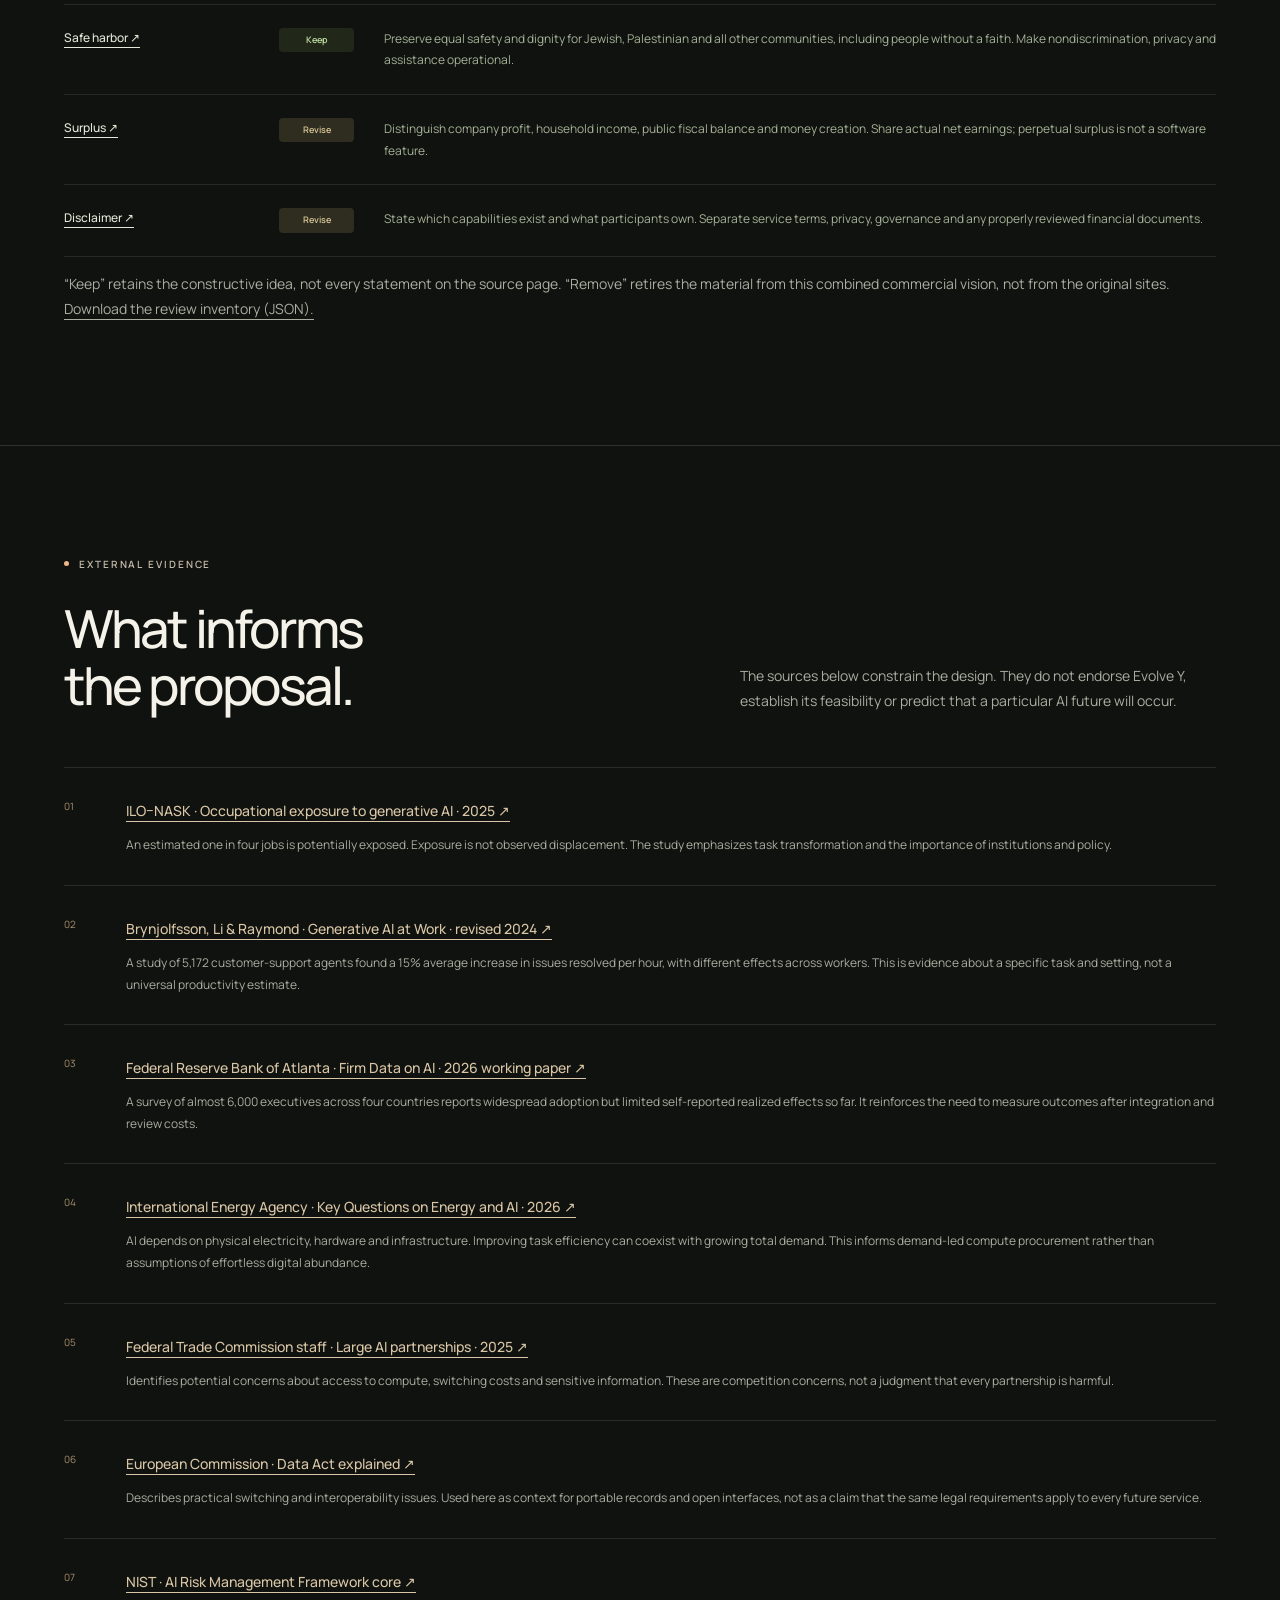
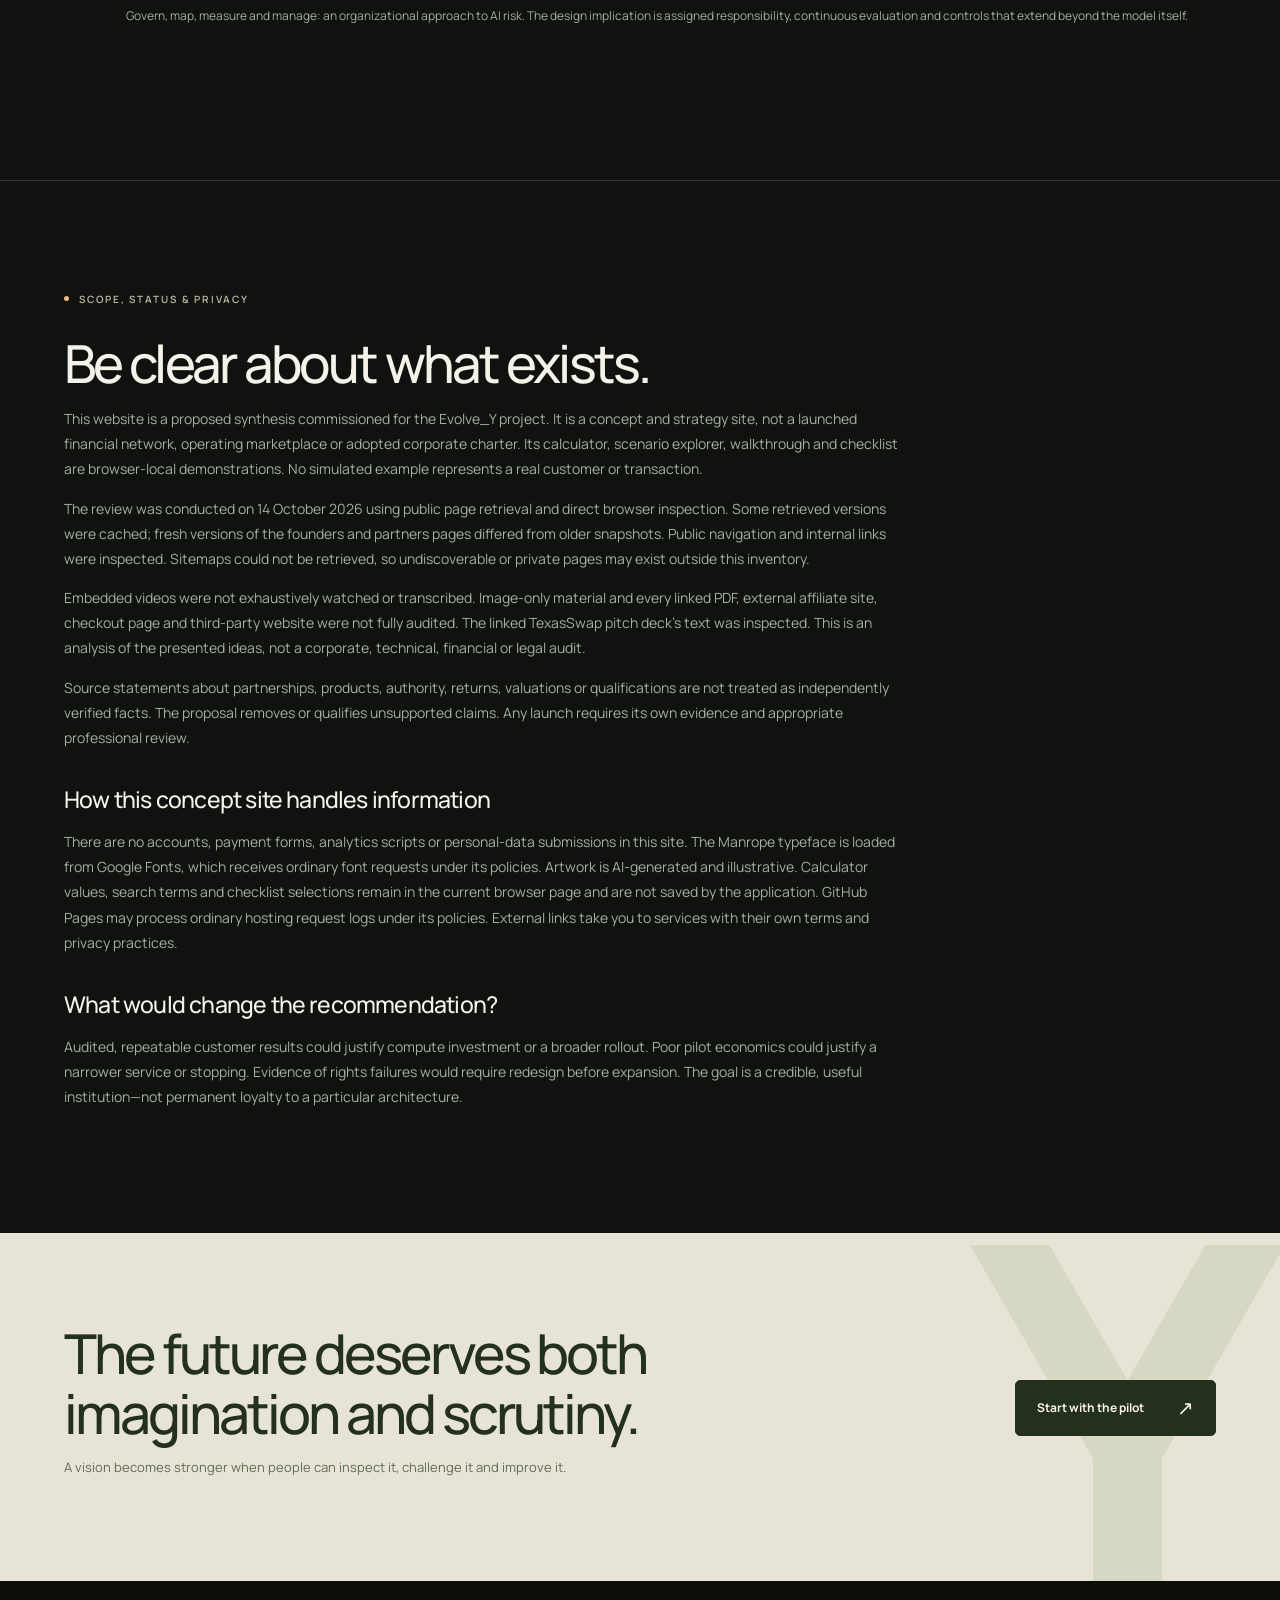
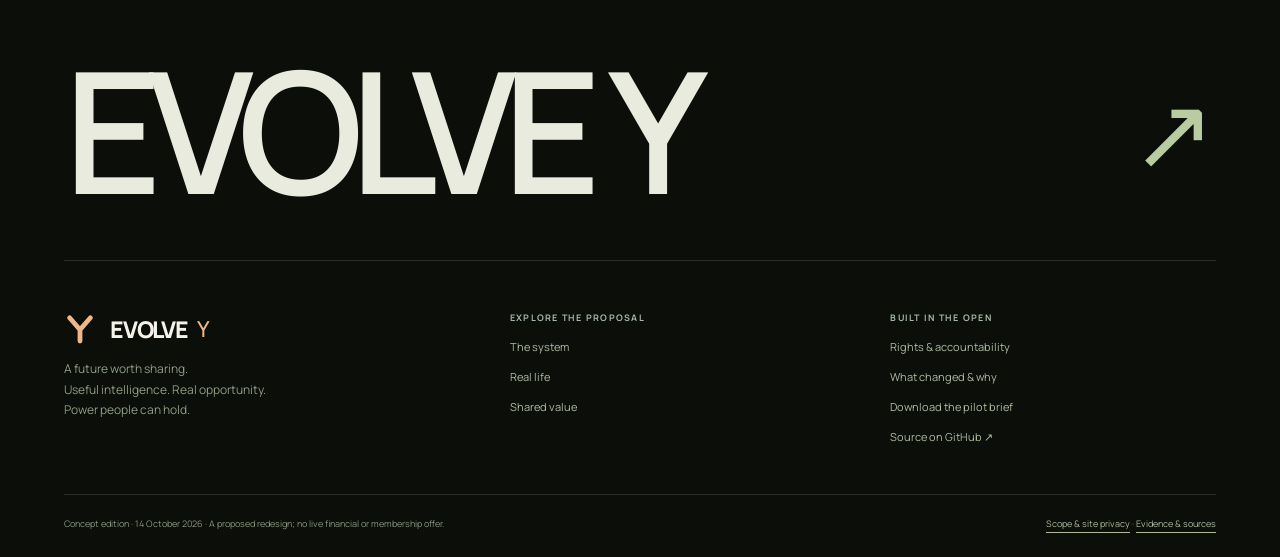
<file: research.html>
<!doctype html><html lang="en"><head><meta charset="utf-8"><meta name="viewport" content="width=device-width,initial-scale=1"><title>The critical review — Evolve Y</title><meta name="description" content="A complete discovered-page inventory and critical redesign of Rousix and Federal Reserve Black, with evidence, economic analysis and clear limitations."><meta name="theme-color" content="#10120f"><meta property="og:title" content="The critical review — Evolve Y"><meta property="og:description" content="A complete discovered-page inventory and critical redesign of Rousix and Federal Reserve Black, with evidence, economic analysis and clear limitations."><meta property="og:type" content="website"><link rel="icon" href="assets/favicon.svg" type="image/svg+xml"><link rel="stylesheet" href="assets/style.css?v=db82dc6e243f"><script defer src="assets/app.js?v=c55858f3254b"></script><link rel="stylesheet" href="assets/design.css?v=477b6c1b01ea"></head><body class="page-research"><div class="reading-progress" aria-hidden="true"></div><a class="skip" href="#main">Skip to content</a><div class="topline"><div class="wrap"><span>The Rousix × Federal Reserve Black evolution</span><span>One vision. Shared possibility.</span></div></div><header><div class="wrap header-inner"><a class="brand" href="index.html" aria-label="Evolve Y home"><svg viewBox="0 0 40 42" aria-hidden="true"><path d="M7 7L20 22L33 7M20 22V36" fill="none" stroke="currentColor" stroke-width="6" stroke-linecap="round" stroke-linejoin="round"/></svg> EVOLVE <small>Y</small></a><button class="menu-toggle" aria-expanded="false" aria-controls="main-nav">Menu</button><nav id="main-nav" class="nav" aria-label="Main navigation"><a href="index.html">Vision</a><a href="system.html">The system</a><a href="possibilities.html">Real life</a><a href="economy.html">Shared value</a><a href="governance.html">Power & rights</a><a href="roadmap.html">The build</a><a href="research.html" aria-current="page">Research</a></nav></div></header><main id="main"><div class="wrap page-hero"><div class="chapter-art" aria-hidden="true"><span>06</span><i></i><i></i></div><div class="page-index"><a href="index.html">Evolve Y</a> / 06 / Research & revision</div><span class="eyebrow">The next chapter · A proposed direction</span><h1>Keep the ambition.<br><em>Earn the confidence.</em></h1><p class="lede">A critical synthesis of the two original sites. The strongest ideas deserve a business model and a governance structure that can withstand serious questions.</p></div><div class="wrap"><nav class="subnav" aria-label="On this page"><a class="" href="#analysis">The big-picture analysis</a><a class="" href="#changes">What changes</a><a class="" href="#review">Full page review</a><a class="" href="#evidence">External evidence</a><a class="" href="#scope">Scope & privacy</a></nav></div><section class="section " id="analysis"><div class="wrap"><div class="section-heading"><div><span class="eyebrow">The big-picture analysis</span><h2>The valuable core is<br>coordination plus participation.</h2></div><p>The sites ask a significant question: could the people whose work, knowledge and spending sustain an economy also have a greater stake in its infrastructure? The answer needs institutions and earned value, not just a new technical layer.</p></div><div class="article"><h3>1. The opportunity is broader capability.</h3><p>AI can make useful expertise more accessible, but organizations still need reliable workflows, context, trust and accountability. A network that combines those elements with local human service could make small organizations more capable. That is a plausible business thesis to test.</p><h3>2. Participation is not yet ownership.</h3><p>Contributing money, data, computing or work does not automatically create a right to capital returns. The proposal must specify what each participant owns, which decisions they influence and how they can enforce those rights. Distributed hardware with exclusive corporate control is a mixed architecture, not a resolution of concentrated power.</p><h3>3. Prosperity requires production and distribution.</h3><p>More output can coexist with greater inequality. A higher income can be absorbed by scarce housing or essential services. The network should therefore seek useful productivity, fair allocation and expanded real capacity together. It must avoid treating every participant as a future investor while overlooking those with little capital or limited ability to work.</p><h3>4. Finance cannot substitute for a value proposition.</h3><p>Settlement organizes payment; it does not create financing. Revenue pays suppliers and staff before it becomes profit. Valuation is not liquidity. A recurring fee is not passive income. These distinctions are the foundation of a credible successor to the reimbursement and perpetual-surplus ideas.</p><h3>5. Institutional drift is a central design problem.</h3><p>A helpful platform can become extractive as dependence grows. Open formats, limited authority, member-reserved powers, independent review and portable records help make that drift harder. They also constrain the operator’s ability to maximize lock-in, which is an intentional tradeoff.</p><h3>6. The first market matters.</h3><p>Property and maintenance coordination connects the vision to real needs and existing MREO work. It has a buyer and an observable outcome. It also carries risks: the platform must not turn repair access into surveillance or confuse higher property prices with community prosperity. The pilot should measure resident, worker and operator outcomes separately.</p><h3>7. Novelty lies in the combination—and must be demonstrated.</h3><p>AI assistants, marketplaces, cooperatives and shared infrastructure already exist in different forms. Evolve Y’s proposed difference is a portable coordination network with local delivery, transparent economics and protected benefit-sharing. It earns that difference only if the contracts, product and outcomes actually implement it.</p></div></div></section><section class="section " id="changes"><div class="wrap"><div class="section-heading"><div><span class="eyebrow">What changes</span><h2>A coherent successor,<br>with explicit tradeoffs.</h2></div><p>This is an editorial and strategic redesign. It does not change any existing corporate, ownership, investment or contractual arrangement.</p></div><div class="table-wrap"><table><thead><tr><th scope="col">Original direction</th><th scope="col">Decision</th><th scope="col">The revised direction</th></tr></thead><tbody><tr><td>Distributed infrastructure and everyday participation</td><td>Keep the purpose; revise the entry point.</td><td>Useful services available on ordinary devices. Infrastructure supply follows paying demand.</td></tr><tr><td>Consumer recapitalization / Money On Demand</td><td>Replace the mechanism.</td><td>Immediate value plus modest, conditional rebates from realized surplus. No promise of full purchase reimbursement.</td></tr><tr><td>Multiple tokens, global currency baselines and universal tax allocation</td><td>Remove from the business model.</td><td>Normal payment rails, service-specific pricing, jurisdiction-aware records and clear financial boundaries.</td></tr><tr><td>Centralized decentralization</td><td>Make the allocation of power explicit.</td><td>Accountable operations, local delivery, portability, member powers and independent oversight.</td></tr><tr><td>Universal AI and opportunity exchange</td><td>Keep; narrow initial scope.</td><td>Permissioned assistants and voluntary, portable opportunity profiles. No universal social score.</td></tr><tr><td>MREO and real-world coordination</td><td>Prioritize.</td><td>A paid local pilot with verifiable completion, professional partners and protected customer choice.</td></tr><tr><td>Biometric identity and paid enrollment</td><td>Redesign.</td><td>Minimum necessary credentials, non-biometric alternatives and no speculative identity incentive.</td></tr><tr><td>Economic hubs and hardware expansion</td><td>Defer until justified.</td><td>Rented capacity and demand validation before large property or compute commitments.</td></tr><tr><td>Education, creator rights and pluralistic safe harbor</td><td>Keep and operationalize.</td><td>Accessible learning, consented licensing, fair payment, nondiscrimination and help for people who cannot buy in.</td></tr><tr><td>Discriminatory narratives, assumed public authority, unverified partnerships and extraordinary valuations</td><td>Remove.</td><td>Universal dignity, evidence-based claims and a clear separation between a private company and public institutions.</td></tr></tbody></table></div></div></section><section class="section " id="review"><div class="wrap"><div class="section-heading"><div><span class="eyebrow">Full page review</span><h2>66 pages.<br>One considered direction.</h2></div><p>The inventory covers both homepages and every subpage discovered through their public menus, footer links and internal page links, including the nested leasing and institutional purchase pages.</p></div><div class="audit-controls"><label class="field" for="audit-search">Search pages or ideas<input type="search" class="search-field" id="audit-search" placeholder="Try identity, compute, MREO or surplus"></label><label class="field" for="audit-status">Editorial decision<select id="audit-status"><option value="">All decisions</option><option>Keep</option><option>Revise</option><option>Remove</option></select></label></div><p id="audit-count" class="audit-count" aria-live="polite"></p><div class="audit-group"><h3>rousix.org <span class="tag">44 pages</span></h3><article class="audit-row" data-status="Revise" data-site="rousix.org"><a href="https://rousix.org/">Home ↗</a><span class="verdict">Revise</span><p>Keep accessible, useful computing and broad participation. Replace machine-led income claims with demand-led services, transparent costs and optional hardware.</p></article><article class="audit-row" data-status="Revise" data-site="rousix.org"><a href="https://rousix.org/press-1">Press ↗</a><span class="verdict">Revise</span><p>Create a verified progress journal. Separate measured results from proposed products, financial scenarios and unrelated political commentary.</p></article><article class="audit-row" data-status="Revise" data-site="rousix.org"><a href="https://rousix.org/founders">Founders ↗</a><span class="verdict">Revise</span><p>Use verified, consented biographies and a precise voting map. Founder control must be reconciled with member rights; a website does not amend corporate governance.</p></article><article class="audit-row" data-status="Revise" data-site="rousix.org"><a href="https://rousix.org/get-started">Get started ↗</a><span class="verdict">Revise</span><p>Begin with a useful service and a clear price. Remove the assumption that participants should finance equipment or pay a lease-back subscription to gain opportunity.</p></article><article class="audit-row" data-status="Revise" data-site="rousix.org"><a href="https://rousix.org/field-reports">Field reports ↗</a><span class="verdict">Revise</span><p>Keep evidence trails and bounded AI authority. Replace unsupported government, financing and acquisition assertions with reproducible results and documented agreements.</p></article><article class="audit-row" data-status="Revise" data-site="rousix.org"><a href="https://rousix.org/finance">Finance ↗</a><span class="verdict">Revise</span><p>Separate service access, hardware purchase and financing. Clearly disclose delivery timing, total payment obligations and risk. Do not rely on speculative income to justify debt.</p></article><article class="audit-row" data-status="Revise" data-site="rousix.org"><a href="https://rousix.org/business-plan">Business plan ↗</a><span class="verdict">Revise</span><p>Keep productive services, professional networks and wider participation. Purchases are revenue, not automatically investable surplus; full reimbursement needs a demonstrated funding source.</p></article><article class="audit-row" data-status="Remove" data-site="rousix.org"><a href="https://rousix.org/market-cap">Market cap ↗</a><span class="verdict">Remove</span><p>Speculative token valuation is not evidence of customer demand, company value or available capital. The redesigned business does not require a multi-token economy.</p></article><article class="audit-row" data-status="Revise" data-site="rousix.org"><a href="https://rousix.org/charter">Corporate charter ↗</a><span class="verdict">Revise</span><p>Preserve clear legal entities and responsibilities. Corporate age alone establishes neither financial credibility nor access to every funding pathway.</p></article><article class="audit-row" data-status="Revise" data-site="rousix.org"><a href="https://rousix.org/publications-1">Publications ↗</a><span class="verdict">Revise</span><p>Create a sourced library separating independent publications, company essays, concept imagery and proposed products. Confirm original publishers and actual endorsements.</p></article><article class="audit-row" data-status="Revise" data-site="rousix.org"><a href="https://rousix.org/commerce">Commerce ↗</a><span class="verdict">Revise</span><p>Keep interoperable transaction records. Remove universal currency pegs, fixed economy-wide revenue allocations and assumed authority over taxes or national policy.</p></article><article class="audit-row" data-status="Revise" data-site="rousix.org"><a href="https://rousix.org/onboarding">Onboarding ↗</a><span class="verdict">Revise</span><p>Keep patient human support. Make service terms and costs clear; access should not require a wallet, token purchase or expensive hardware.</p></article><article class="audit-row" data-status="Revise" data-site="rousix.org"><a href="https://rousix.org/buy-now">Buy now ↗</a><span class="verdict">Revise</span><p>If hardware is offered later, publish exact specifications, delivery, warranty and a workload-based value comparison. This concept site offers no checkout.</p></article><article class="audit-row" data-status="Remove" data-site="rousix.org"><a href="https://rousix.org/affiliate">Affiliate ↗</a><span class="verdict">Remove</span><p>Defer high-value hardware referral incentives. Any later sales program should disclose commissions and reward delivered customer value rather than recruitment.</p></article><article class="audit-row" data-status="Keep" data-site="rousix.org"><a href="https://rousix.org/community">Community ↗</a><span class="verdict">Keep</span><p>Retain education, cooperation and support. Broaden participation to people who cannot invest or buy equipment; allow disagreement and open criticism.</p></article><article class="audit-row" data-status="Revise" data-site="rousix.org"><a href="https://rousix.org/whitepaper">White paper ↗</a><span class="verdict">Revise</span><p>Keep modular coordination and auditable records. Remove unverified valuation, automatic universal compliance and discriminatory narratives. Tokens do not confer democratic legitimacy.</p></article><article class="audit-row" data-status="Revise" data-site="rousix.org"><a href="https://rousix.org/pitch-deck">Pitch deck ↗</a><span class="verdict">Revise</span><p>Lead with customer, workflow, price, evidence and execution. Replace token-upside comparisons and universal tax claims with a bounded commercial proposition.</p></article><article class="audit-row" data-status="Keep" data-site="rousix.org"><a href="https://rousix.org/research">Research ↗</a><span class="verdict">Keep</span><p>Retain serious inquiry into work, income, AI and household costs. Publish methods, complete references, uncertainty, revisions and criticism.</p></article><article class="audit-row" data-status="Remove" data-site="rousix.org"><a href="https://rousix.org/9%2F11-redemption">9/11 redemption ↗</a><span class="verdict">Remove</span><p>Remove unrelated geopolitical and authority claims from the commercial vision. Preserve civilian welfare and peaceful cooperation as universal commitments.</p></article><article class="audit-row" data-status="Revise" data-site="rousix.org"><a href="https://rousix.org/more-press">More press ↗</a><span class="verdict">Revise</span><p>Keep useful paid work and recurring services. Test distributed compute against actual alternatives; remain open to income support for people unable to contribute labor.</p></article><article class="audit-row" data-status="Remove" data-site="rousix.org"><a href="https://rousix.org/testimonials-1">Testimonials ↗</a><span class="verdict">Remove</span><p>Remove discriminatory and conspiratorial narratives. Future customer stories require consent, attribution and evidence of actual outcomes.</p></article><article class="audit-row" data-status="Revise" data-site="rousix.org"><a href="https://rousix.org/sustainability">Sustainability ↗</a><span class="verdict">Revise</span><p>Keep education and critical thinking. Add actual energy, equipment-life and resource measures; learning access must not depend on speculative participation.</p></article><article class="audit-row" data-status="Revise" data-site="rousix.org"><a href="https://rousix.org/investment">Investment ↗</a><span class="verdict">Revise</span><p>Separate investment materials from ordinary services. Claims about financial terms, eligibility and authority need their own documented review; this site solicits no investment.</p></article><article class="audit-row" data-status="Remove" data-site="rousix.org"><a href="https://rousix.org/proprietary">Proprietary systems ↗</a><span class="verdict">Remove</span><p>Do not treat speculative physical-instantiation or broad patent-style descriptions as working infrastructure. Retain ordinary authentication only where implemented and tested.</p></article><article class="audit-row" data-status="Revise" data-site="rousix.org"><a href="https://rousix.org/accountability">Accountability ↗</a><span class="verdict">Revise</span><p>Translate the useful concern into audit trails, complaints, due process and independent review. Separate contested litigation advocacy from claims about the product.</p></article><article class="audit-row" data-status="Revise" data-site="rousix.org"><a href="https://rousix.org/quantitative">Quantitative ↗</a><span class="verdict">Revise</span><p>Keep attention to AI orchestration and verifiable execution. Replace deterministic legal/financial correctness claims and unsourced forecasts with reproducible task-level evaluations.</p></article><article class="audit-row" data-status="Revise" data-site="rousix.org"><a href="https://rousix.org/roadmap">Roadmap ↗</a><span class="verdict">Revise</span><p>Retain clear onboarding. Replace machine-to-return progression with a customer pilot, evidence gates, transparent costs and a right to exit.</p></article><article class="audit-row" data-status="Remove" data-site="rousix.org"><a href="https://rousix.org/leadership">Leadership ↗</a><span class="verdict">Remove</span><p>Replace political-personality positioning with accountable organizational roles, qualifications, succession and member representation.</p></article><article class="audit-row" data-status="Revise" data-site="rousix.org"><a href="https://rousix.org/framework">Economic framework ↗</a><span class="verdict">Revise</span><p>Keep fair pay and responsibility for risk. A universal 80/20 allocation cannot fit every industry; the stated wage increase needs additional cost-share assumptions.</p></article><article class="audit-row" data-status="Remove" data-site="rousix.org"><a href="https://rousix.org/decal-program">Decal program ↗</a><span class="verdict">Remove</span><p>Defer compensated advertising until there is a useful service and a funded campaign. Large promotional payouts do not validate the underlying economics.</p></article><article class="audit-row" data-status="Revise" data-site="rousix.org"><a href="https://rousix.org/decentralization">Decentralization ↗</a><span class="verdict">Revise</span><p>Replace geopolitical restructuring and currency-authority claims with practical local control, provider choice, portable records and accountable federation.</p></article><article class="audit-row" data-status="Revise" data-site="rousix.org"><a href="https://rousix.org/partners">Partners ↗</a><span class="verdict">Revise</span><p>A possible acquisition target is not a partner. Publish only documented relationships and their actual scope; cooperation should be voluntary.</p></article><article class="audit-row" data-status="Revise" data-site="rousix.org"><a href="https://rousix.org/mujahideen">Mujahideen ↗</a><span class="verdict">Revise</span><p>Preserve education, pluralism and civilian dignity. Retire military or sovereign-authority framing from a private economic platform.</p></article><article class="audit-row" data-status="Remove" data-site="rousix.org"><a href="https://rousix.org/news-briefings">News briefings ↗</a><span class="verdict">Remove</span><p>Keep unrelated geopolitical video commentary out of primary product navigation. A research archive must distinguish interpretation from verified evidence.</p></article><article class="audit-row" data-status="Revise" data-site="rousix.org"><a href="https://rousix.org/biometric-id">Biometric identity ↗</a><span class="verdict">Revise</span><p>Use data minimization and non-biometric access. Remove identity-purchase incentives, compulsory token holdings and broad collection of sensitive identifiers.</p></article><article class="audit-row" data-status="Revise" data-site="rousix.org"><a href="https://rousix.org/strategic-plan">Strategic deployment ↗</a><span class="verdict">Revise</span><p>Keep useful local hubs as an option. Begin with rented capacity; occupancy, power and customer demand must justify property and compute investment independently.</p></article><article class="audit-row" data-status="Revise" data-site="rousix.org"><a href="https://rousix.org/market-intelligence">Market intelligence ↗</a><span class="verdict">Revise</span><p>Replace sweeping predictions, promotional valuations and unsupported authority claims with dated evidence, uncertainty and clear separation of analysis from operations.</p></article><article class="audit-row" data-status="Revise" data-site="rousix.org"><a href="https://rousix.org/become-a-member">Become a member ↗</a><span class="verdict">Revise</span><p>Distinguish service access, governance membership and investment. Provide clear terms and collect only necessary data when a real service launches.</p></article><article class="audit-row" data-status="Revise" data-site="rousix.org"><a href="https://rousix.org/music">Music ↗</a><span class="verdict">Revise</span><p>Keep creator attribution and royalty administration. Require actual permissions, licenses and evidence of use; embedded media does not establish a partnership.</p></article><article class="audit-row" data-status="Revise" data-site="rousix.org"><a href="https://rousix.org/silk-road">Silk Road ↗</a><span class="verdict">Revise</span><p>Keep cross-border collaboration as a horizon. Expand through willing local partners and proven demand, without claiming an operational global corridor.</p></article><article class="audit-row" data-status="Remove" data-site="rousix.org"><a href="https://rousix.org/religion">Religion ↗</a><span class="verdict">Remove</span><p>Protect freedom of belief and conscience for everyone. Optional theological essays should not function as platform rules or evidence for financial mechanisms.</p></article><article class="audit-row" data-status="Revise" data-site="rousix.org"><a href="https://rousix.org/disclaimer">Disclaimer ↗</a><span class="verdict">Revise</span><p>Replace broad disclaimers with accurate product-level claims, full costs, risk and clear rights. Describing something as technology does not settle its financial character.</p></article><article class="audit-row" data-status="Revise" data-site="rousix.org"><a href="https://rousix.org/lease">Lease-back ↗</a><span class="verdict">Revise</span><p>Any future compute arrangement needs metered useful work, transparent fees, payment timing and customer demand. A recurring operator charge does not create a reliable income stream.</p></article><article class="audit-row" data-status="Revise" data-site="rousix.org"><a href="https://rousix.org/institutional-link">Institutional systems ↗</a><span class="verdict">Revise</span><p>Defer large hardware sales until specifications, demand, lifecycle costs, delivery and support are independently assessable.</p></article></div><div class="audit-group"><h3>federalreserveblack.org <span class="tag">22 pages</span></h3><article class="audit-row" data-status="Revise" data-site="federalreserveblack.org"><a href="https://federalreserveblack.org/">Home ↗</a><span class="verdict">Revise</span><p>Preserve broad participation, useful infrastructure and claims accountability. Remove exclusivity-as-decentralization, unsupported authority, hostile narratives and unverified endorsements.</p></article><article class="audit-row" data-status="Remove" data-site="federalreserveblack.org"><a href="https://federalreserveblack.org/membership-subscription-1">Membership subscription ↗</a><span class="verdict">Remove</span><p>Separate a service subscription from capital placed in a fund. The new public vision contains no liquidity-facility enrollment or investment checkout.</p></article><article class="audit-row" data-status="Revise" data-site="federalreserveblack.org"><a href="https://federalreserveblack.org/field-reports">Field reports ↗</a><span class="verdict">Revise</span><p>Keep evidence preservation and due process. Build a clear audit, correction and complaint process; separate unrelated case advocacy.</p></article><article class="audit-row" data-status="Revise" data-site="federalreserveblack.org"><a href="https://federalreserveblack.org/finance-tool">Finance tool ↗</a><span class="verdict">Revise</span><p>A planner can organize goals, costs and funding gaps. It cannot supply capital or establish creditworthiness merely by calculating a number.</p></article><article class="audit-row" data-status="Revise" data-site="federalreserveblack.org"><a href="https://federalreserveblack.org/strategy">Strategy ↗</a><span class="verdict">Revise</span><p>Keep productive ownership and cooperation. Replace return positioning, bank-acquisition ambition, discriminatory claims and implied public authority with a bounded service strategy.</p></article><article class="audit-row" data-status="Revise" data-site="federalreserveblack.org"><a href="https://federalreserveblack.org/press">Press ↗</a><span class="verdict">Revise</span><p>Create a verified progress journal. The premium-funded purchase-reimbursement example has a funding-base problem; replace it with earned-surplus rebates.</p></article><article class="audit-row" data-status="Revise" data-site="federalreserveblack.org"><a href="https://federalreserveblack.org/business-model">Business model ↗</a><span class="verdict">Revise</span><p>Reinvesting real operating cash flow is coherent. Infinite-growth or self-sustaining-liquidity claims need to give way to costs, demand, reserves and downside cases.</p></article><article class="audit-row" data-status="Revise" data-site="federalreserveblack.org"><a href="https://federalreserveblack.org/advantage">Advantage ↗</a><span class="verdict">Revise</span><p>Keep reduced coordination friction. Replace paying extra today for assumed future reimbursement with useful services, immediate savings and disclosed fees.</p></article><article class="audit-row" data-status="Revise" data-site="federalreserveblack.org"><a href="https://federalreserveblack.org/intermetanet">Intermetanet ↗</a><span class="verdict">Revise</span><p>Keep permissions, settlement records, contractual administration and royalties. The page correctly separates settlement from financing; narrow the universal allocation and platform-control claims.</p></article><article class="audit-row" data-status="Keep" data-site="federalreserveblack.org"><a href="https://federalreserveblack.org/research">Research ↗</a><span class="verdict">Keep</span><p>Institutional drift is a valuable research theme. Turn it into protected rights, explicit amendment rules, independent review and meaningful exit.</p></article><article class="audit-row" data-status="Keep" data-site="federalreserveblack.org"><a href="https://federalreserveblack.org/postdoc">Postdoctoral research ↗</a><span class="verdict">Keep</span><p>Preserve relevant scholarship with original publication links. Academic expertise does not itself validate a commercial or financial mechanism.</p></article><article class="audit-row" data-status="Keep" data-site="federalreserveblack.org"><a href="https://federalreserveblack.org/peer-evaluations">Peer evaluations ↗</a><span class="verdict">Keep</span><p>Make criticism visible. Extend this norm to economics, technical tests and governance, with responses and revisions rather than implied commercial endorsement.</p></article><article class="audit-row" data-status="Revise" data-site="federalreserveblack.org"><a href="https://federalreserveblack.org/positioning">Positioning ↗</a><span class="verdict">Revise</span><p>Prioritize voluntary opportunity matching and fairly paid local verification. Replace a living census or surveillance framing with user-controlled profiles and explicit consent.</p></article><article class="audit-row" data-status="Keep" data-site="federalreserveblack.org"><a href="https://federalreserveblack.org/real-estate">Real estate ↗</a><span class="verdict">Keep</span><p>Standardized property information and professional coordination address concrete needs. Preserve homeowner choice and equity; measure housing outcomes beyond sale price.</p></article><article class="audit-row" data-status="Revise" data-site="federalreserveblack.org"><a href="https://federalreserveblack.org/counsel">Counsel ↗</a><span class="verdict">Revise</span><p>Publish verified roles, qualifications and actual relationships. Remove implied institutional endorsement and unrelated authority claims; provide independent complaint review.</p></article><article class="audit-row" data-status="Revise" data-site="federalreserveblack.org"><a href="https://federalreserveblack.org/justice">Justice ↗</a><span class="verdict">Revise</span><p>Translate due process into notice, reasons, human review and remedies. Keep disputed case claims separate from the service.</p></article><article class="audit-row" data-status="Keep" data-site="federalreserveblack.org"><a href="https://federalreserveblack.org/mission">Mission ↗</a><span class="verdict">Keep</span><p>Retain cooperation across cultural differences. Anchor it in practical abilities to learn, work, create, trade and obtain fair treatment.</p></article><article class="audit-row" data-status="Keep" data-site="federalreserveblack.org"><a href="https://federalreserveblack.org/mvp">MVP ↗</a><span class="verdict">Keep</span><p>Retain MREO-first sequencing and revenue before expansion. Start with coordination; property acquisition, lending and exchange operation are separate undertakings.</p></article><article class="audit-row" data-status="Remove" data-site="federalreserveblack.org"><a href="https://federalreserveblack.org/terrorism">Terrorism ↗</a><span class="verdict">Remove</span><p>Remove conspiracy and religious-hostility framing. Narrow fraud controls and lawful evidence review do not confer policing or national-security authority.</p></article><article class="audit-row" data-status="Keep" data-site="federalreserveblack.org"><a href="https://federalreserveblack.org/safe-harbor">Safe harbor ↗</a><span class="verdict">Keep</span><p>Preserve equal safety and dignity for Jewish, Palestinian and all other communities, including people without a faith. Make nondiscrimination, privacy and assistance operational.</p></article><article class="audit-row" data-status="Revise" data-site="federalreserveblack.org"><a href="https://federalreserveblack.org/surplus">Surplus ↗</a><span class="verdict">Revise</span><p>Distinguish company profit, household income, public fiscal balance and money creation. Share actual net earnings; perpetual surplus is not a software feature.</p></article><article class="audit-row" data-status="Revise" data-site="federalreserveblack.org"><a href="https://federalreserveblack.org/disclaimer">Disclaimer ↗</a><span class="verdict">Revise</span><p>State which capabilities exist and what participants own. Separate service terms, privacy, governance and any properly reviewed financial documents.</p></article></div><p class="fine">“Keep” retains the constructive idea, not every statement on the source page. “Remove” retires the material from this combined commercial vision, not from the original sites. <a href="research/source-review.json">Download the review inventory (JSON).</a></p></div></section><section class="section " id="evidence"><div class="wrap"><div class="section-heading"><div><span class="eyebrow">External evidence</span><h2>What informs<br>the proposal.</h2></div><p>The sources below constrain the design. They do not endorse Evolve Y, establish its feasibility or predict that a particular AI future will occur.</p></div><ol class="source-list"><li><div><a href="https://www.ilo.org/resource/news/one-four-jobs-risk-being-transformed-genai-new-ilo%E2%80%93nask-global-index-shows">ILO–NASK · Occupational exposure to generative AI · 2025 ↗</a><p>An estimated one in four jobs is potentially exposed. Exposure is not observed displacement. The study emphasizes task transformation and the importance of institutions and policy.</p></div></li><li><div><a href="https://arxiv.org/abs/2304.11771">Brynjolfsson, Li & Raymond · Generative AI at Work · revised 2024 ↗</a><p>A study of 5,172 customer-support agents found a 15% average increase in issues resolved per hour, with different effects across workers. This is evidence about a specific task and setting, not a universal productivity estimate.</p></div></li><li><div><a href="https://www.atlantafed.org/research-and-data/publications/working-papers/2026/03/24/03-firm-data-on-ai">Federal Reserve Bank of Atlanta · Firm Data on AI · 2026 working paper ↗</a><p>A survey of almost 6,000 executives across four countries reports widespread adoption but limited self-reported realized effects so far. It reinforces the need to measure outcomes after integration and review costs.</p></div></li><li><div><a href="https://www.iea.org/reports/key-questions-on-energy-and-ai/executive-summary">International Energy Agency · Key Questions on Energy and AI · 2026 ↗</a><p>AI depends on physical electricity, hardware and infrastructure. Improving task efficiency can coexist with growing total demand. This informs demand-led compute procurement rather than assumptions of effortless digital abundance.</p></div></li><li><div><a href="https://www.ftc.gov/policy/advocacy-research/tech-at-ftc/2025/01/behind-ftcs-6b-report-large-ai-partnerships-investments">Federal Trade Commission staff · Large AI partnerships · 2025 ↗</a><p>Identifies potential concerns about access to compute, switching costs and sensitive information. These are competition concerns, not a judgment that every partnership is harmful.</p></div></li><li><div><a href="https://digital-strategy.ec.europa.eu/en/factpages/data-act-explained">European Commission · Data Act explained ↗</a><p>Describes practical switching and interoperability issues. Used here as context for portable records and open interfaces, not as a claim that the same legal requirements apply to every future service.</p></div></li><li><div><a href="https://airc.nist.gov/airmf-resources/airmf/5-sec-core/">NIST · AI Risk Management Framework core ↗</a><p>Govern, map, measure and manage: an organizational approach to AI risk. The design implication is assigned responsibility, continuous evaluation and controls that extend beyond the model itself.</p></div></li></ol></div></section><section class="section " id="scope"><div class="wrap"><div class="article"><span class="eyebrow">Scope, status & privacy</span><h2>Be clear about what exists.</h2><p>This website is a proposed synthesis commissioned for the Evolve_Y project. It is a concept and strategy site, not a launched financial network, operating marketplace or adopted corporate charter. Its calculator, scenario explorer, walkthrough and checklist are browser-local demonstrations. No simulated example represents a real customer or transaction.</p><p>The review was conducted on 14 October 2026 using public page retrieval and direct browser inspection. Some retrieved versions were cached; fresh versions of the founders and partners pages differed from older snapshots. Public navigation and internal links were inspected. Sitemaps could not be retrieved, so undiscoverable or private pages may exist outside this inventory.</p><p>Embedded videos were not exhaustively watched or transcribed. Image-only material and every linked PDF, external affiliate site, checkout page and third-party website were not fully audited. The linked TexasSwap pitch deck’s text was inspected. This is an analysis of the presented ideas, not a corporate, technical, financial or legal audit.</p><p>Source statements about partnerships, products, authority, returns, valuations or qualifications are not treated as independently verified facts. The proposal removes or qualifies unsupported claims. Any launch requires its own evidence and appropriate professional review.</p><h3>How this concept site handles information</h3><p>There are no accounts, payment forms, analytics scripts or personal-data submissions in this site. The Manrope typeface is loaded from Google Fonts, which receives ordinary font requests under its policies. Artwork is AI-generated and illustrative. Calculator values, search terms and checklist selections remain in the current browser page and are not saved by the application. GitHub Pages may process ordinary hosting request logs under its policies. External links take you to services with their own terms and privacy practices.</p><h3>What would change the recommendation?</h3><p>Audited, repeatable customer results could justify compute investment or a broader rollout. Poor pilot economics could justify a narrower service or stopping. Evidence of rights failures would require redesign before expansion. The goal is a credible, useful institution—not permanent loyalty to a particular architecture.</p></div></div></section><section class="closing"><div class="wrap"><div><h2>The future deserves both imagination and scrutiny.</h2><p>A vision becomes stronger when people can inspect it, challenge it and improve it.</p></div><a class="btn" href="roadmap.html#pilot">Start with the pilot <span aria-hidden="true">↗</span></a></div></section></main><footer><div class="wrap"><div class="footer-wordmark" aria-hidden="true">EVOLVE Y<span>↗</span></div><div class="footer-top"><div><a class="brand" href="index.html"><svg viewBox="0 0 40 42" aria-hidden="true"><path d="M7 7L20 22L33 7M20 22V36" fill="none" stroke="currentColor" stroke-width="6" stroke-linecap="round" stroke-linejoin="round"/></svg> EVOLVE <small>Y</small></a><p>A future worth sharing.<br>Useful intelligence. Real opportunity.<br>Power people can hold.</p></div><div class="footer-links"><span class="mini-label" style="color:#a6b8a7">Explore the proposal</span><a class="" href="system.html">The system</a><a class="" href="possibilities.html">Real life</a><a class="" href="economy.html">Shared value</a></div><div class="footer-links"><span class="mini-label" style="color:#a6b8a7">Built in the open</span><a class="" href="governance.html">Rights & accountability</a><a class="" href="research.html#review">What changed & why</a><a class="" href="research/pilot-brief.md">Download the pilot brief</a><a class="" href="https://github.com/PrototypeVersions/Evolve_Y">Source on GitHub ↗</a></div></div><div class="footer-bottom"><span>Concept edition · 14 October 2026 · A proposed redesign; no live financial or membership offer.</span><span><a class="" href="research.html#scope">Scope & site privacy</a> · <a class="" href="research.html#evidence">Evidence & sources</a></span></div></div></footer></body></html>
</file>
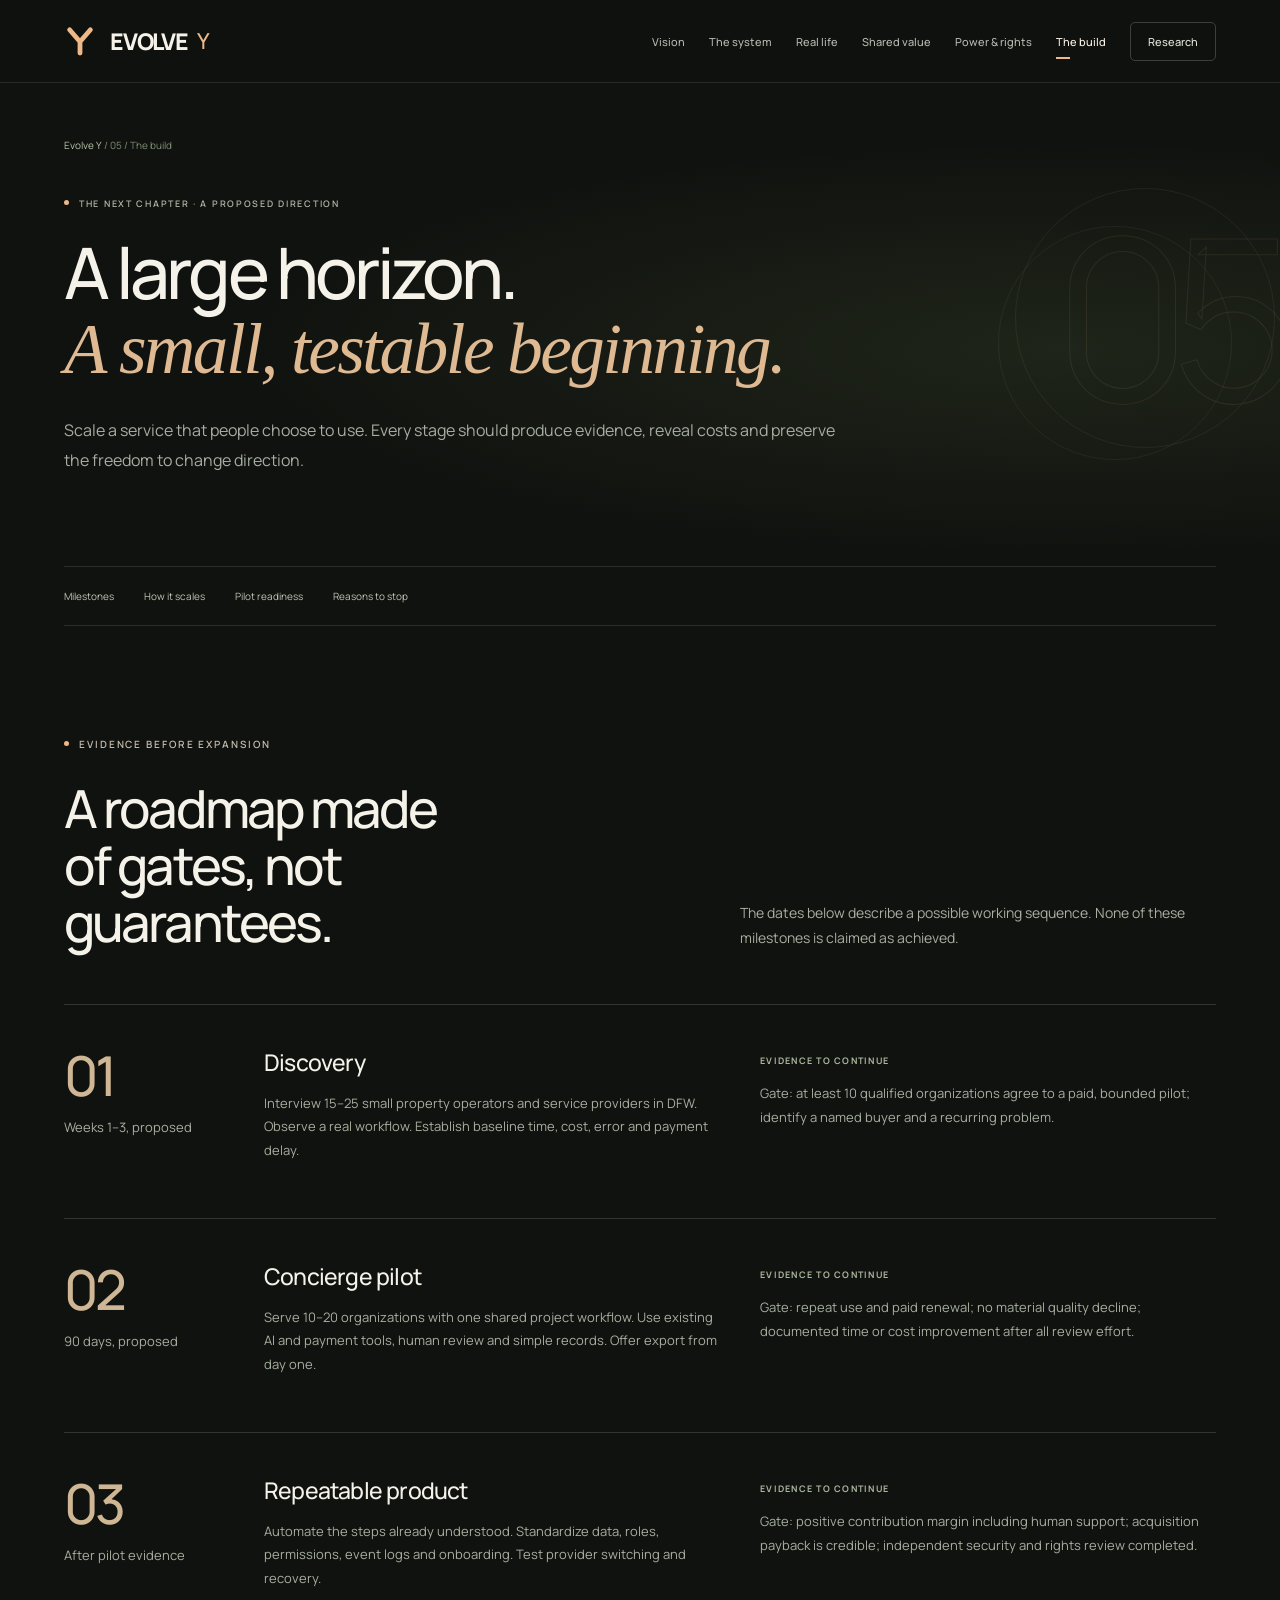
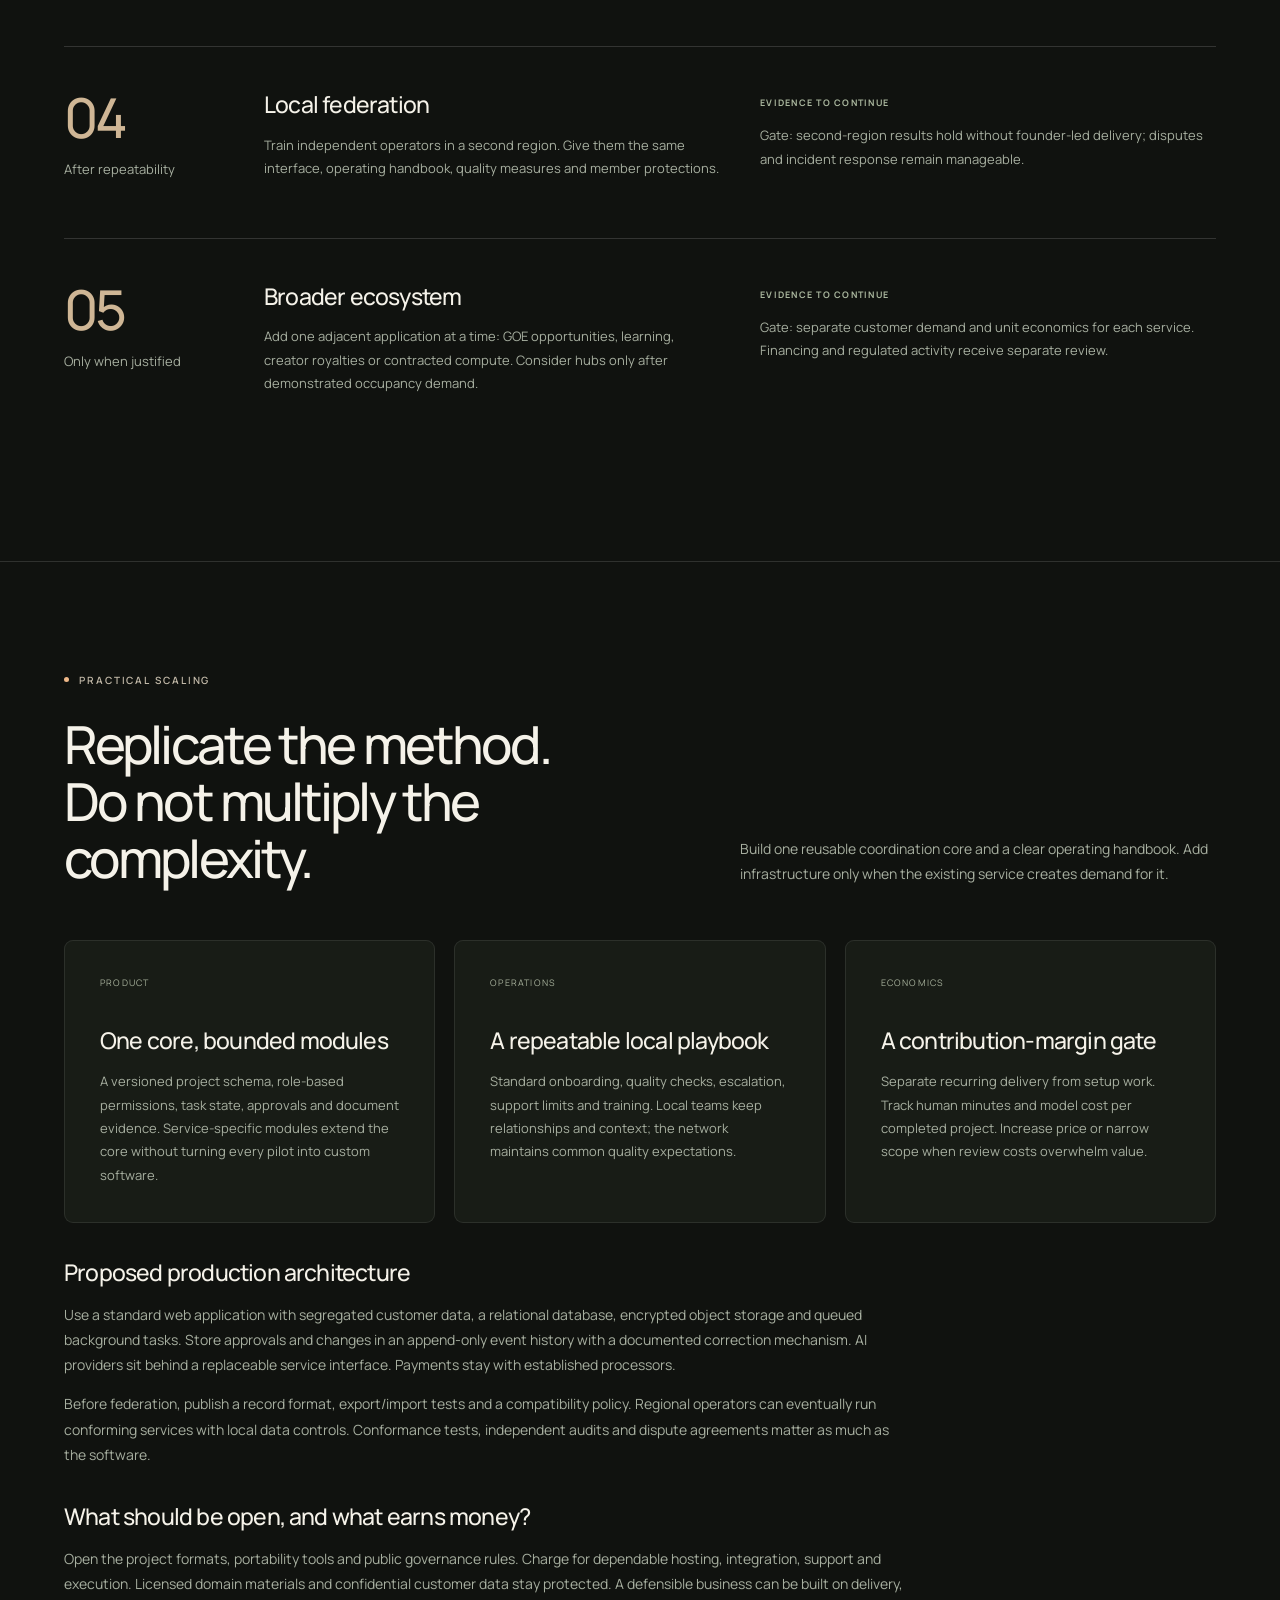
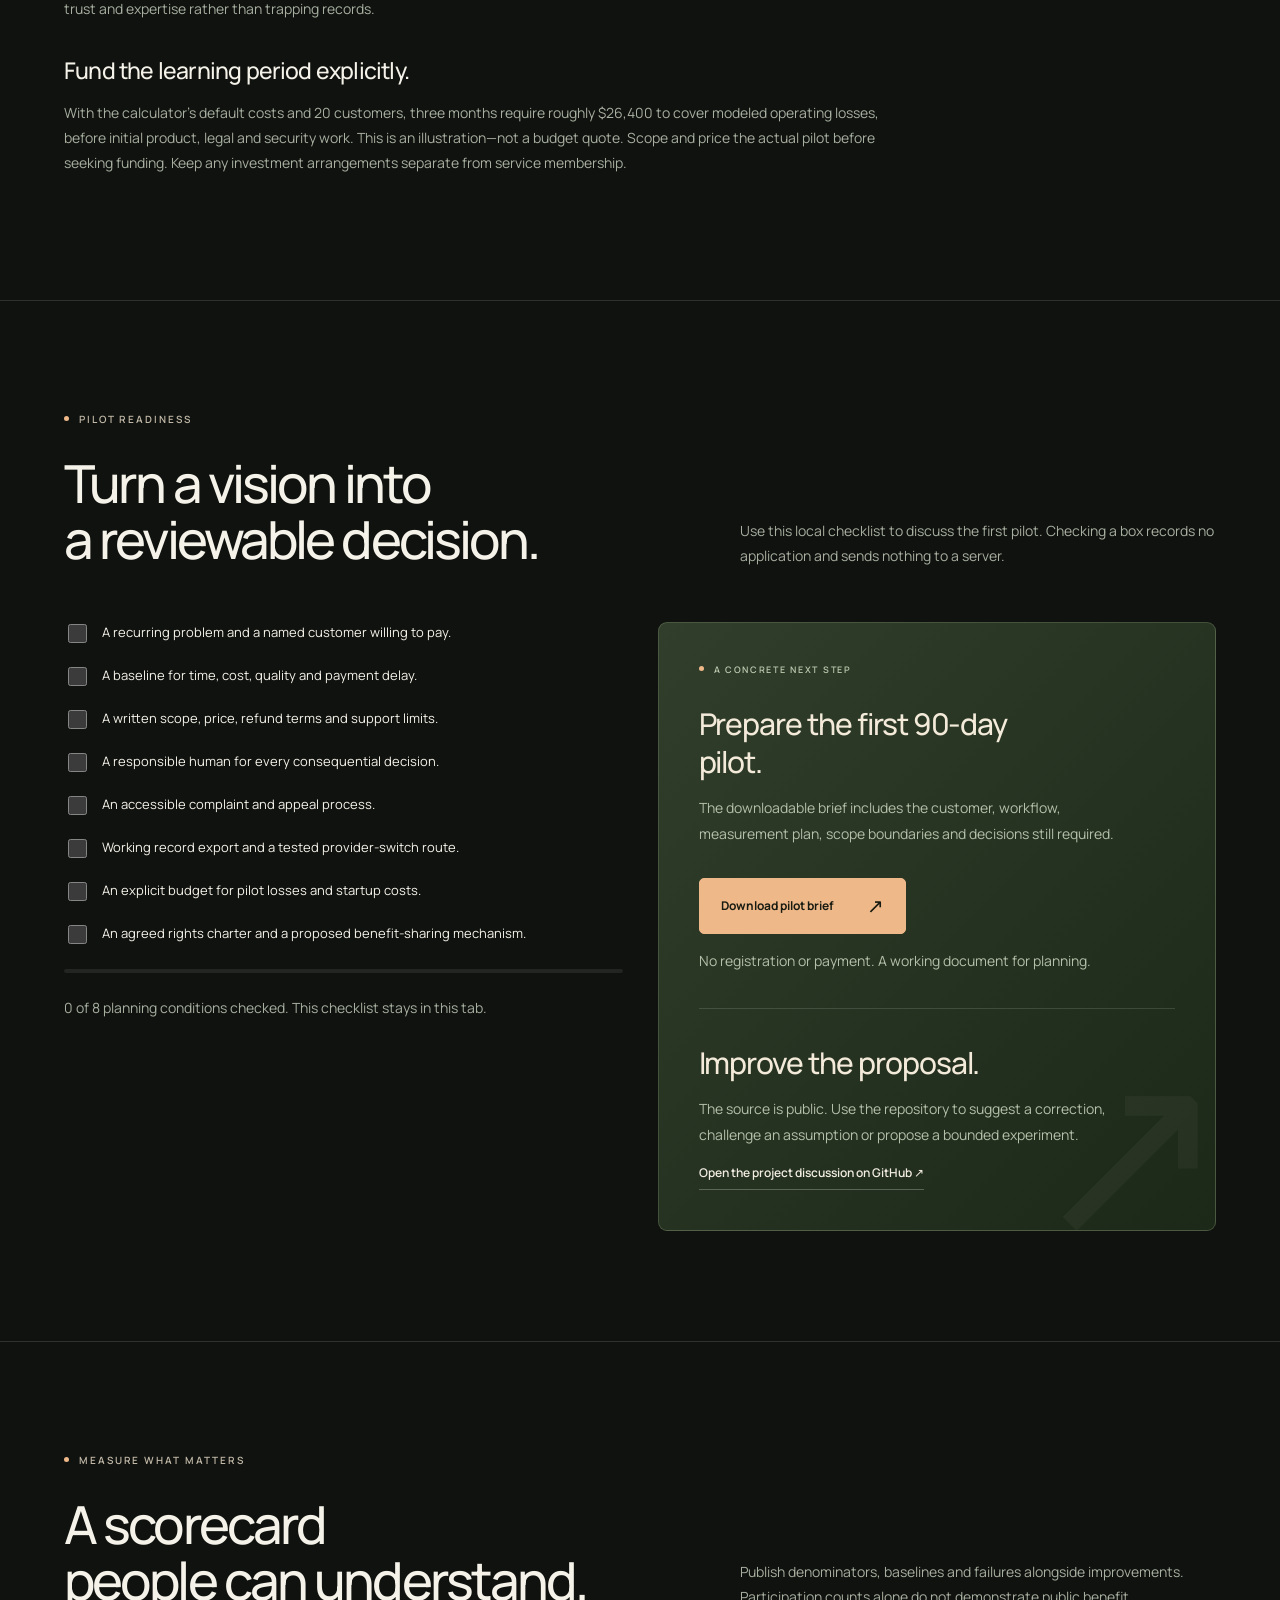
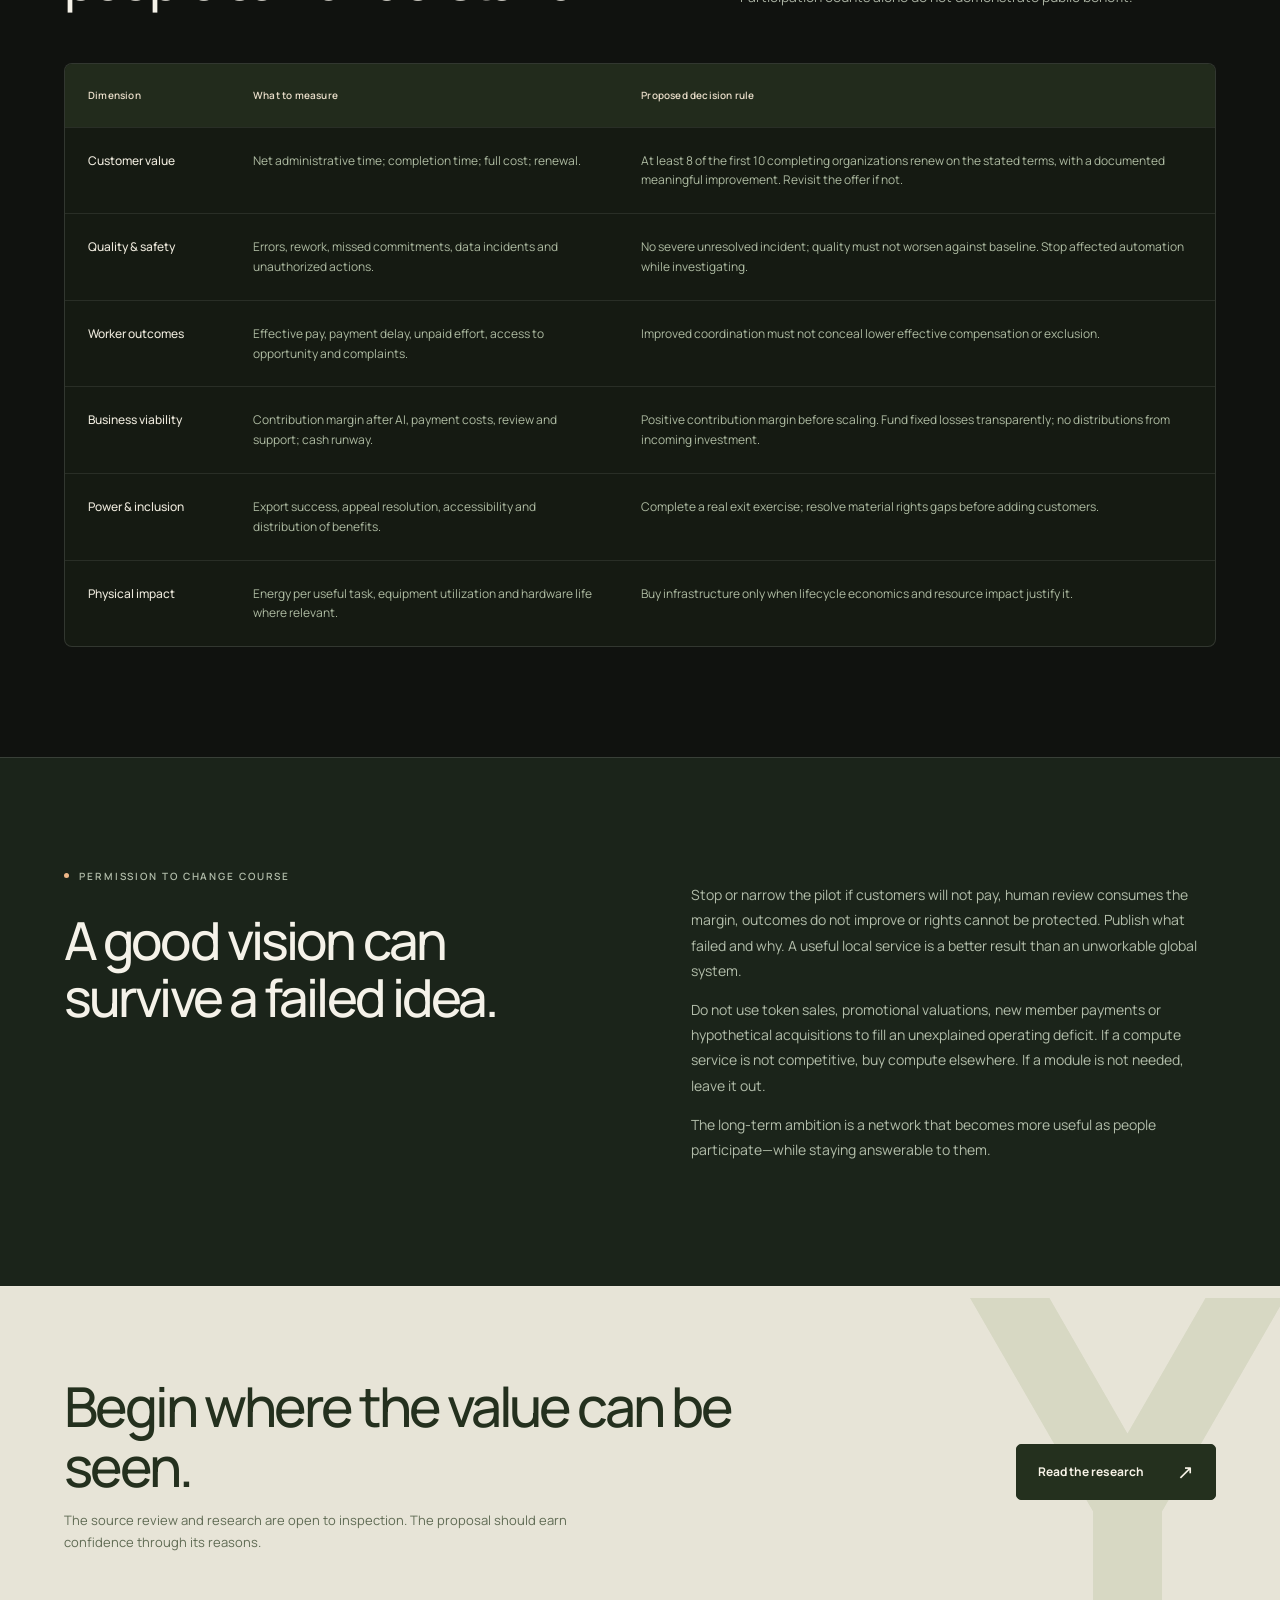
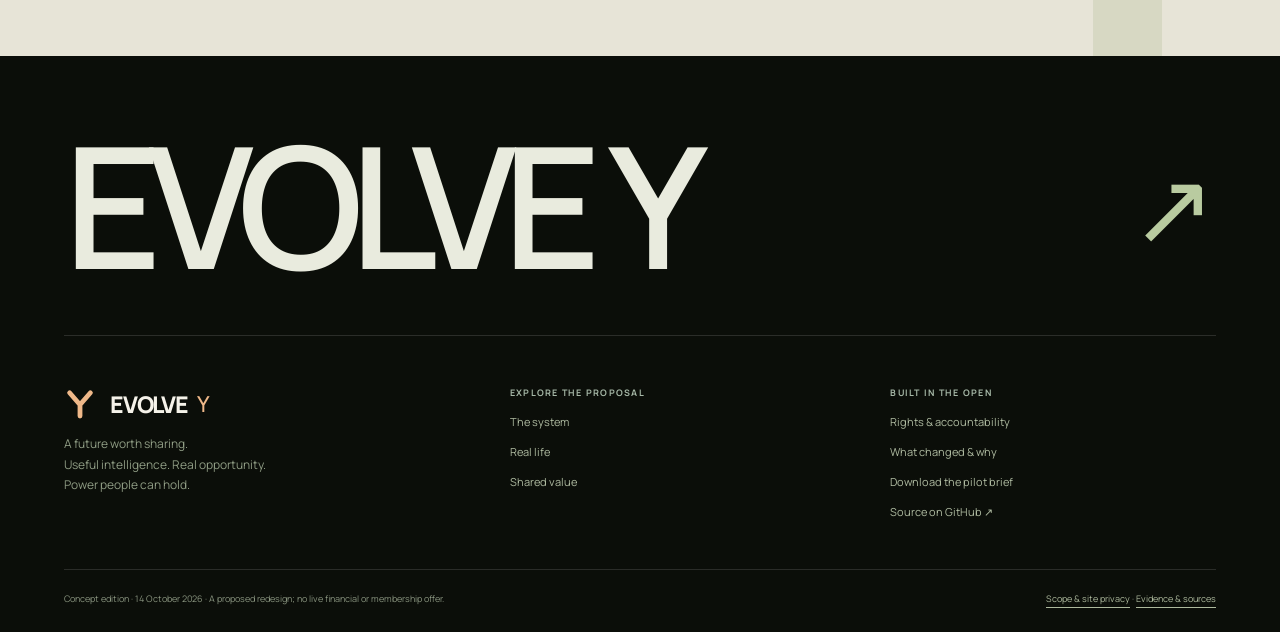
<file: roadmap.html>
<!doctype html><html lang="en"><head><meta charset="utf-8"><meta name="viewport" content="width=device-width,initial-scale=1"><title>A practical path to scale — Evolve Y</title><meta name="description" content="An evidence-gated pilot and scaling plan for a shared-prosperity AI and opportunity network."><meta name="theme-color" content="#10120f"><meta property="og:title" content="A practical path to scale — Evolve Y"><meta property="og:description" content="An evidence-gated pilot and scaling plan for a shared-prosperity AI and opportunity network."><meta property="og:type" content="website"><link rel="icon" href="assets/favicon.svg" type="image/svg+xml"><link rel="stylesheet" href="assets/style.css?v=db82dc6e243f"><script defer src="assets/app.js?v=c55858f3254b"></script><link rel="stylesheet" href="assets/design.css?v=477b6c1b01ea"></head><body class="page-roadmap"><div class="reading-progress" aria-hidden="true"></div><a class="skip" href="#main">Skip to content</a><div class="topline"><div class="wrap"><span>The Rousix × Federal Reserve Black evolution</span><span>One vision. Shared possibility.</span></div></div><header><div class="wrap header-inner"><a class="brand" href="index.html" aria-label="Evolve Y home"><svg viewBox="0 0 40 42" aria-hidden="true"><path d="M7 7L20 22L33 7M20 22V36" fill="none" stroke="currentColor" stroke-width="6" stroke-linecap="round" stroke-linejoin="round"/></svg> EVOLVE <small>Y</small></a><button class="menu-toggle" aria-expanded="false" aria-controls="main-nav">Menu</button><nav id="main-nav" class="nav" aria-label="Main navigation"><a href="index.html">Vision</a><a href="system.html">The system</a><a href="possibilities.html">Real life</a><a href="economy.html">Shared value</a><a href="governance.html">Power & rights</a><a href="roadmap.html" aria-current="page">The build</a><a href="research.html">Research</a></nav></div></header><main id="main"><div class="wrap page-hero"><div class="chapter-art" aria-hidden="true"><span>05</span><i></i><i></i></div><div class="page-index"><a href="index.html">Evolve Y</a> / 05 / The build</div><span class="eyebrow">The next chapter · A proposed direction</span><h1>A large horizon.<br><em>A small, testable beginning.</em></h1><p class="lede">Scale a service that people choose to use. Every stage should produce evidence, reveal costs and preserve the freedom to change direction.</p></div><div class="wrap"><nav class="subnav" aria-label="On this page"><a class="" href="#roadmap">Milestones</a><a class="" href="#scale">How it scales</a><a class="" href="#pilot">Pilot readiness</a><a class="" href="#stop">Reasons to stop</a></nav></div><section class="section " id="roadmap"><div class="wrap"><div class="section-heading"><div><span class="eyebrow">Evidence before expansion</span><h2>A roadmap made<br>of gates, not guarantees.</h2></div><p>The dates below describe a possible working sequence. None of these milestones is claimed as achieved.</p></div><div class="timeline"><article class="phase"><div><span class="number-stat">01</span><p>Weeks 1–3, proposed</p></div><div><h3>Discovery</h3><p>Interview 15–25 small property operators and service providers in DFW. Observe a real workflow. Establish baseline time, cost, error and payment delay.</p></div><div><span class="mini-label">Evidence to continue</span><p>Gate: at least 10 qualified organizations agree to a paid, bounded pilot; identify a named buyer and a recurring problem.</p></div></article><article class="phase"><div><span class="number-stat">02</span><p>90 days, proposed</p></div><div><h3>Concierge pilot</h3><p>Serve 10–20 organizations with one shared project workflow. Use existing AI and payment tools, human review and simple records. Offer export from day one.</p></div><div><span class="mini-label">Evidence to continue</span><p>Gate: repeat use and paid renewal; no material quality decline; documented time or cost improvement after all review effort.</p></div></article><article class="phase"><div><span class="number-stat">03</span><p>After pilot evidence</p></div><div><h3>Repeatable product</h3><p>Automate the steps already understood. Standardize data, roles, permissions, event logs and onboarding. Test provider switching and recovery.</p></div><div><span class="mini-label">Evidence to continue</span><p>Gate: positive contribution margin including human support; acquisition payback is credible; independent security and rights review completed.</p></div></article><article class="phase"><div><span class="number-stat">04</span><p>After repeatability</p></div><div><h3>Local federation</h3><p>Train independent operators in a second region. Give them the same interface, operating handbook, quality measures and member protections.</p></div><div><span class="mini-label">Evidence to continue</span><p>Gate: second-region results hold without founder-led delivery; disputes and incident response remain manageable.</p></div></article><article class="phase"><div><span class="number-stat">05</span><p>Only when justified</p></div><div><h3>Broader ecosystem</h3><p>Add one adjacent application at a time: GOE opportunities, learning, creator royalties or contracted compute. Consider hubs only after demonstrated occupancy demand.</p></div><div><span class="mini-label">Evidence to continue</span><p>Gate: separate customer demand and unit economics for each service. Financing and regulated activity receive separate review.</p></div></article></div></div></section><section class="section " id="scale"><div class="wrap"><div class="section-heading"><div><span class="eyebrow">Practical scaling</span><h2>Replicate the method.<br>Do not multiply the complexity.</h2></div><p>Build one reusable coordination core and a clear operating handbook. Add infrastructure only when the existing service creates demand for it.</p></div><div class="grid-3"><article class="card"><span class="num">PRODUCT</span><h3>One core, bounded modules</h3><p>A versioned project schema, role-based permissions, task state, approvals and document evidence. Service-specific modules extend the core without turning every pilot into custom software.</p></article><article class="card"><span class="num">OPERATIONS</span><h3>A repeatable local playbook</h3><p>Standard onboarding, quality checks, escalation, support limits and training. Local teams keep relationships and context; the network maintains common quality expectations.</p></article><article class="card"><span class="num">ECONOMICS</span><h3>A contribution-margin gate</h3><p>Separate recurring delivery from setup work. Track human minutes and model cost per completed project. Increase price or narrow scope when review costs overwhelm value.</p></article></div><div class="article"><h3>Proposed production architecture</h3><p>Use a standard web application with segregated customer data, a relational database, encrypted object storage and queued background tasks. Store approvals and changes in an append-only event history with a documented correction mechanism. AI providers sit behind a replaceable service interface. Payments stay with established processors.</p><p>Before federation, publish a record format, export/import tests and a compatibility policy. Regional operators can eventually run conforming services with local data controls. Conformance tests, independent audits and dispute agreements matter as much as the software.</p><h3>What should be open, and what earns money?</h3><p>Open the project formats, portability tools and public governance rules. Charge for dependable hosting, integration, support and execution. Licensed domain materials and confidential customer data stay protected. A defensible business can be built on delivery, trust and expertise rather than trapping records.</p><h3>Fund the learning period explicitly.</h3><p>With the calculator’s default costs and 20 customers, three months require roughly $26,400 to cover modeled operating losses, before initial product, legal and security work. This is an illustration—not a budget quote. Scope and price the actual pilot before seeking funding. Keep any investment arrangements separate from service membership.</p></div></div></section><section class="section " id="pilot"><div class="wrap"><div class="section-heading"><div><span class="eyebrow">Pilot readiness</span><h2>Turn a vision into<br>a reviewable decision.</h2></div><p>Use this local checklist to discuss the first pilot. Checking a box records no application and sends nothing to a server.</p></div><div class="grid-2"><div><div id="pilot-checklist" class="checklist"><label><input type="checkbox"> <span>A recurring problem and a named customer willing to pay.</span></label><label><input type="checkbox"> <span>A baseline for time, cost, quality and payment delay.</span></label><label><input type="checkbox"> <span>A written scope, price, refund terms and support limits.</span></label><label><input type="checkbox"> <span>A responsible human for every consequential decision.</span></label><label><input type="checkbox"> <span>An accessible complaint and appeal process.</span></label><label><input type="checkbox"> <span>Working record export and a tested provider-switch route.</span></label><label><input type="checkbox"> <span>An explicit budget for pilot losses and startup costs.</span></label><label><input type="checkbox"> <span>An agreed rights charter and a proposed benefit-sharing mechanism.</span></label></div><div class="progress-track" aria-hidden="true"><span id="pilot-progress"></span></div><p class="fine" id="pilot-state" aria-live="polite"></p></div><div class="summary-card"><span class="eyebrow">A concrete next step</span><h3>Prepare the first 90-day pilot.</h3><p>The downloadable brief includes the customer, workflow, measurement plan, scope boundaries and decisions still required.</p><a class="btn light" href="research/pilot-brief.md">Download pilot brief <span aria-hidden="true">↗</span></a><p class="fine">No registration or payment. A working document for planning.</p><hr class="sep"><h3>Improve the proposal.</h3><p>The source is public. Use the repository to suggest a correction, challenge an assumption or propose a bounded experiment.</p><a class="text-link" href="https://github.com/PrototypeVersions/Evolve_Y/issues">Open the project discussion on GitHub ↗</a></div></div></div></section><section class="section "><div class="wrap"><div class="section-heading"><div><span class="eyebrow">Measure what matters</span><h2>A scorecard<br>people can understand.</h2></div><p>Publish denominators, baselines and failures alongside improvements. Participation counts alone do not demonstrate public benefit.</p></div><div class="table-wrap"><table><thead><tr><th scope="col">Dimension</th><th scope="col">What to measure</th><th scope="col">Proposed decision rule</th></tr></thead><tbody><tr><td>Customer value</td><td>Net administrative time; completion time; full cost; renewal.</td><td>At least 8 of the first 10 completing organizations renew on the stated terms, with a documented meaningful improvement. Revisit the offer if not.</td></tr><tr><td>Quality & safety</td><td>Errors, rework, missed commitments, data incidents and unauthorized actions.</td><td>No severe unresolved incident; quality must not worsen against baseline. Stop affected automation while investigating.</td></tr><tr><td>Worker outcomes</td><td>Effective pay, payment delay, unpaid effort, access to opportunity and complaints.</td><td>Improved coordination must not conceal lower effective compensation or exclusion.</td></tr><tr><td>Business viability</td><td>Contribution margin after AI, payment costs, review and support; cash runway.</td><td>Positive contribution margin before scaling. Fund fixed losses transparently; no distributions from incoming investment.</td></tr><tr><td>Power & inclusion</td><td>Export success, appeal resolution, accessibility and distribution of benefits.</td><td>Complete a real exit exercise; resolve material rights gaps before adding customers.</td></tr><tr><td>Physical impact</td><td>Energy per useful task, equipment utilization and hardware life where relevant.</td><td>Buy infrastructure only when lifecycle economics and resource impact justify it.</td></tr></tbody></table></div></div></section><section class="section green"><div class="wrap"><div class="split"><div><span class="eyebrow">Permission to change course</span><h2>A good vision can<br>survive a failed idea.</h2></div><div><p id="stop">Stop or narrow the pilot if customers will not pay, human review consumes the margin, outcomes do not improve or rights cannot be protected. Publish what failed and why. A useful local service is a better result than an unworkable global system.</p><p>Do not use token sales, promotional valuations, new member payments or hypothetical acquisitions to fill an unexplained operating deficit. If a compute service is not competitive, buy compute elsewhere. If a module is not needed, leave it out.</p><p>The long-term ambition is a network that becomes more useful as people participate—while staying answerable to them.</p></div></div></div></section><section class="closing"><div class="wrap"><div><h2>Begin where the value can be seen.</h2><p>The source review and research are open to inspection. The proposal should earn confidence through its reasons.</p></div><a class="btn" href="research.html">Read the research <span aria-hidden="true">↗</span></a></div></section></main><footer><div class="wrap"><div class="footer-wordmark" aria-hidden="true">EVOLVE Y<span>↗</span></div><div class="footer-top"><div><a class="brand" href="index.html"><svg viewBox="0 0 40 42" aria-hidden="true"><path d="M7 7L20 22L33 7M20 22V36" fill="none" stroke="currentColor" stroke-width="6" stroke-linecap="round" stroke-linejoin="round"/></svg> EVOLVE <small>Y</small></a><p>A future worth sharing.<br>Useful intelligence. Real opportunity.<br>Power people can hold.</p></div><div class="footer-links"><span class="mini-label" style="color:#a6b8a7">Explore the proposal</span><a class="" href="system.html">The system</a><a class="" href="possibilities.html">Real life</a><a class="" href="economy.html">Shared value</a></div><div class="footer-links"><span class="mini-label" style="color:#a6b8a7">Built in the open</span><a class="" href="governance.html">Rights & accountability</a><a class="" href="research.html#review">What changed & why</a><a class="" href="research/pilot-brief.md">Download the pilot brief</a><a class="" href="https://github.com/PrototypeVersions/Evolve_Y">Source on GitHub ↗</a></div></div><div class="footer-bottom"><span>Concept edition · 14 October 2026 · A proposed redesign; no live financial or membership offer.</span><span><a class="" href="research.html#scope">Scope & site privacy</a> · <a class="" href="research.html#evidence">Evidence & sources</a></span></div></div></footer></body></html>
</file>
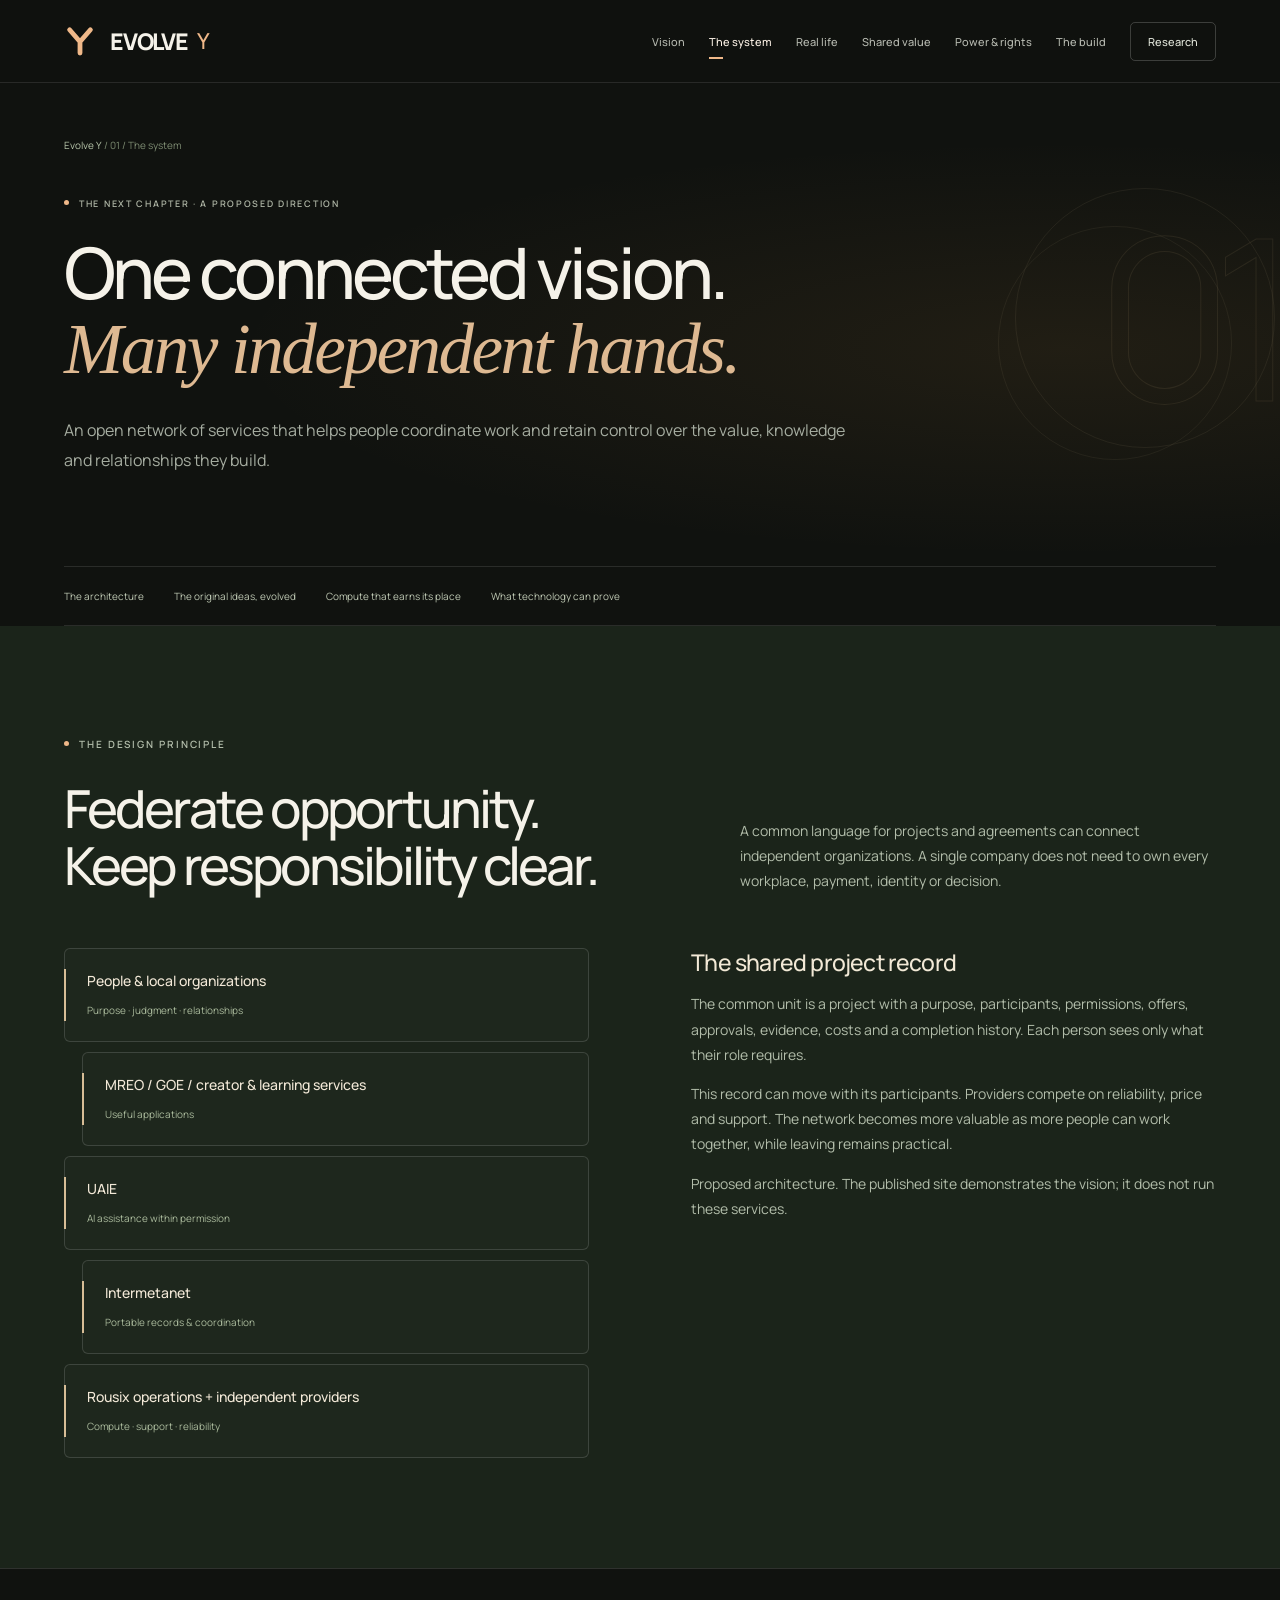
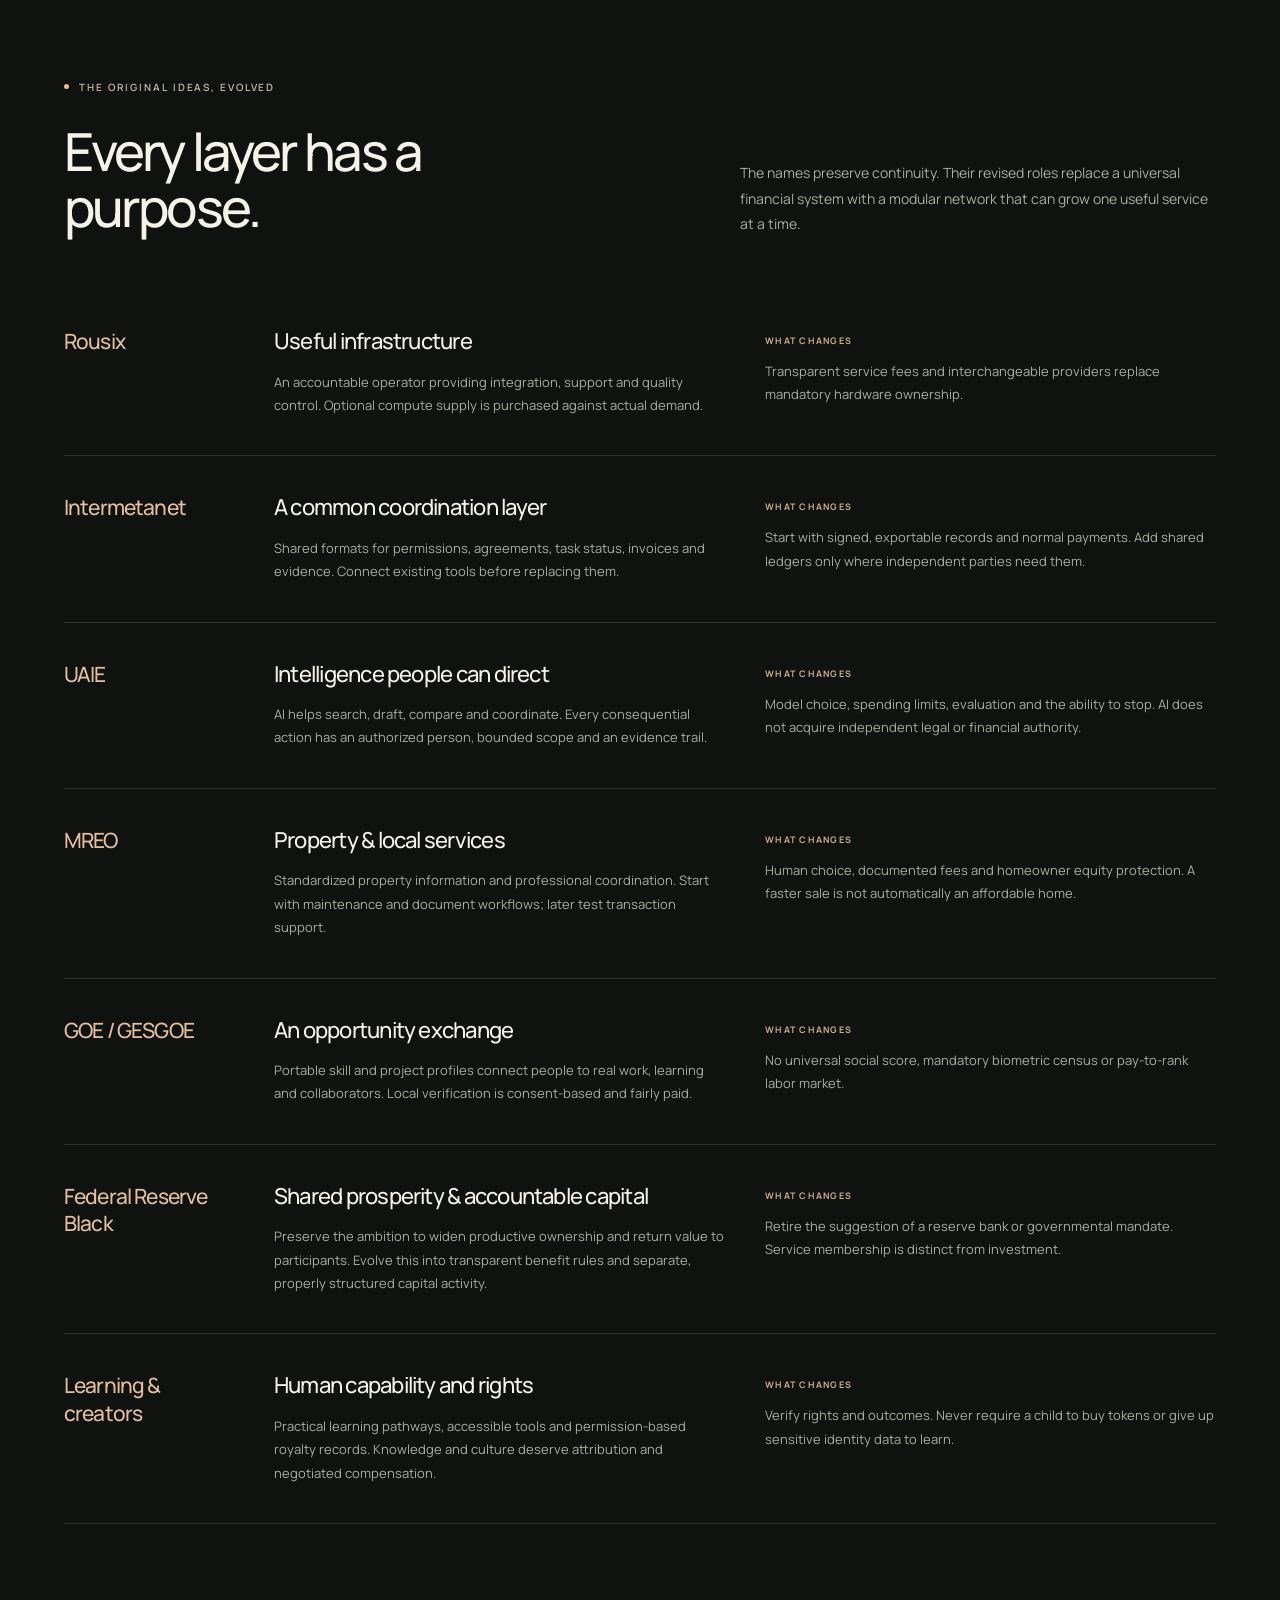
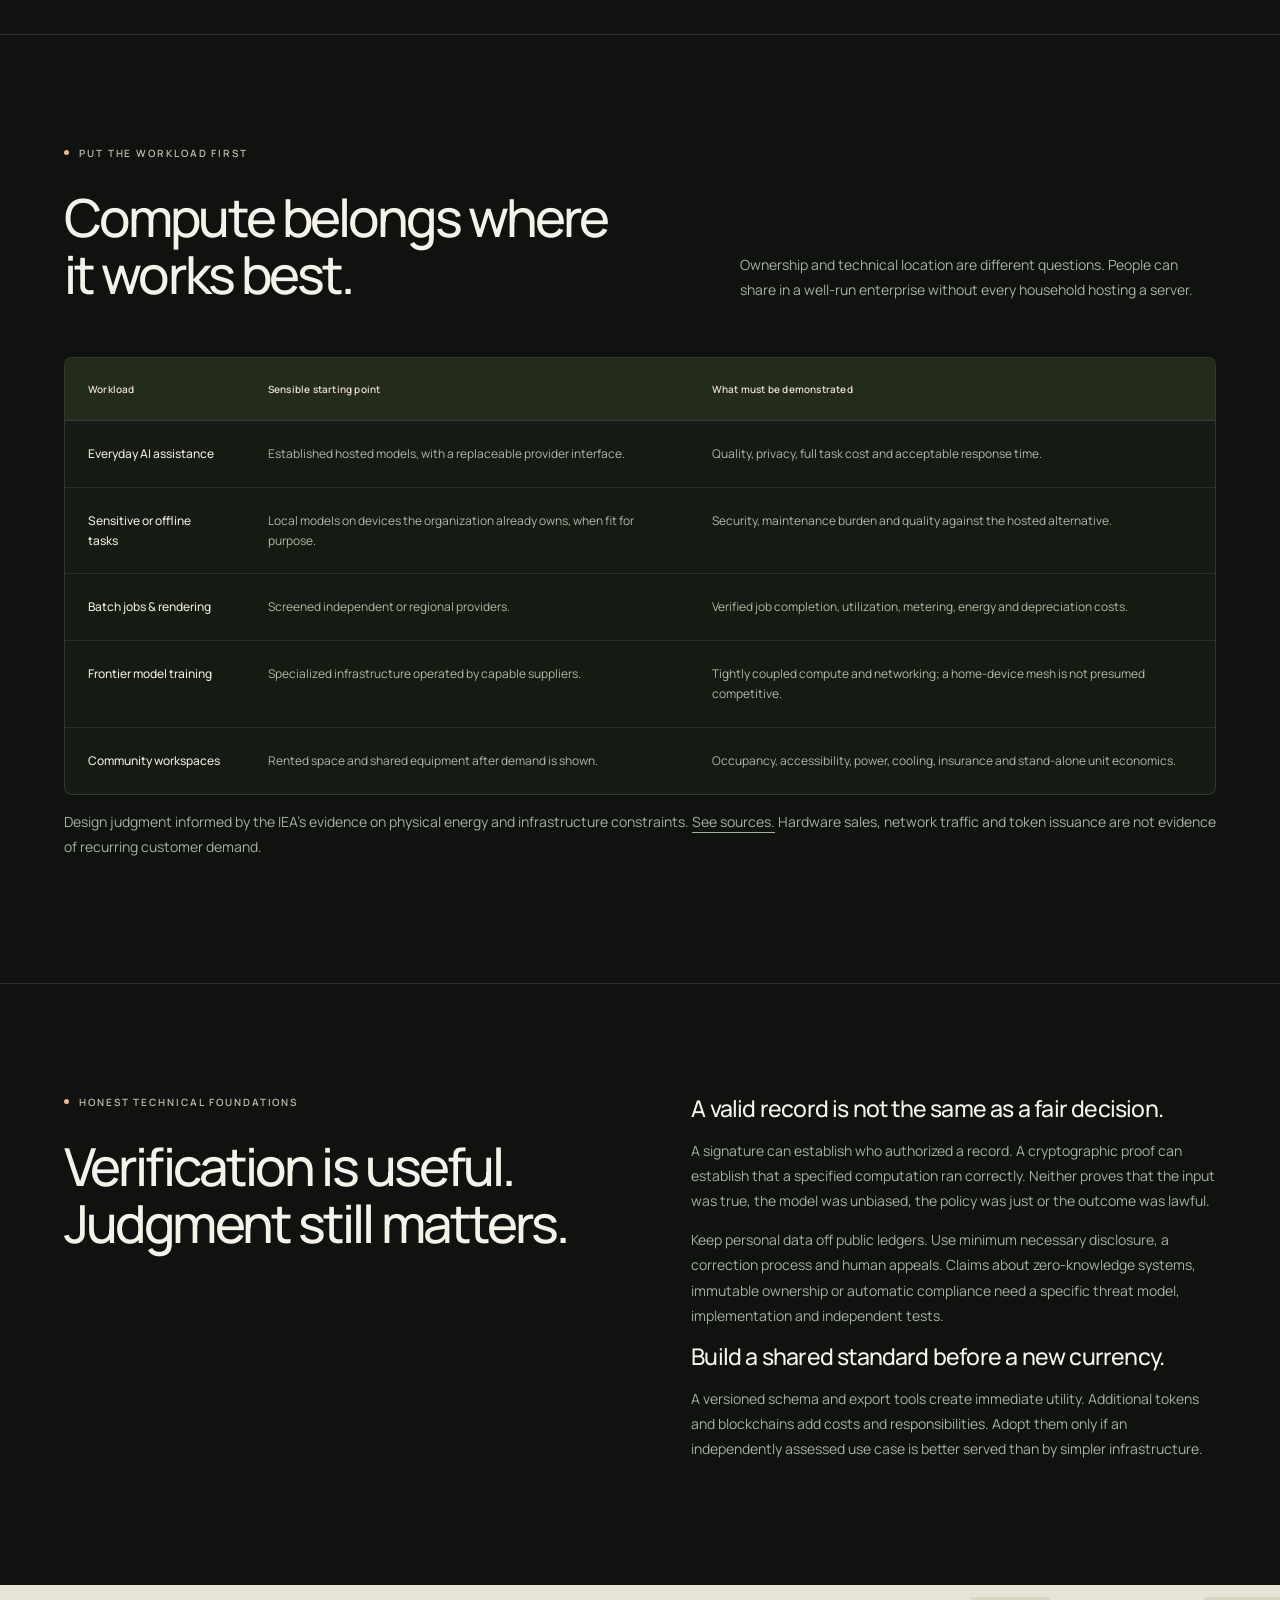
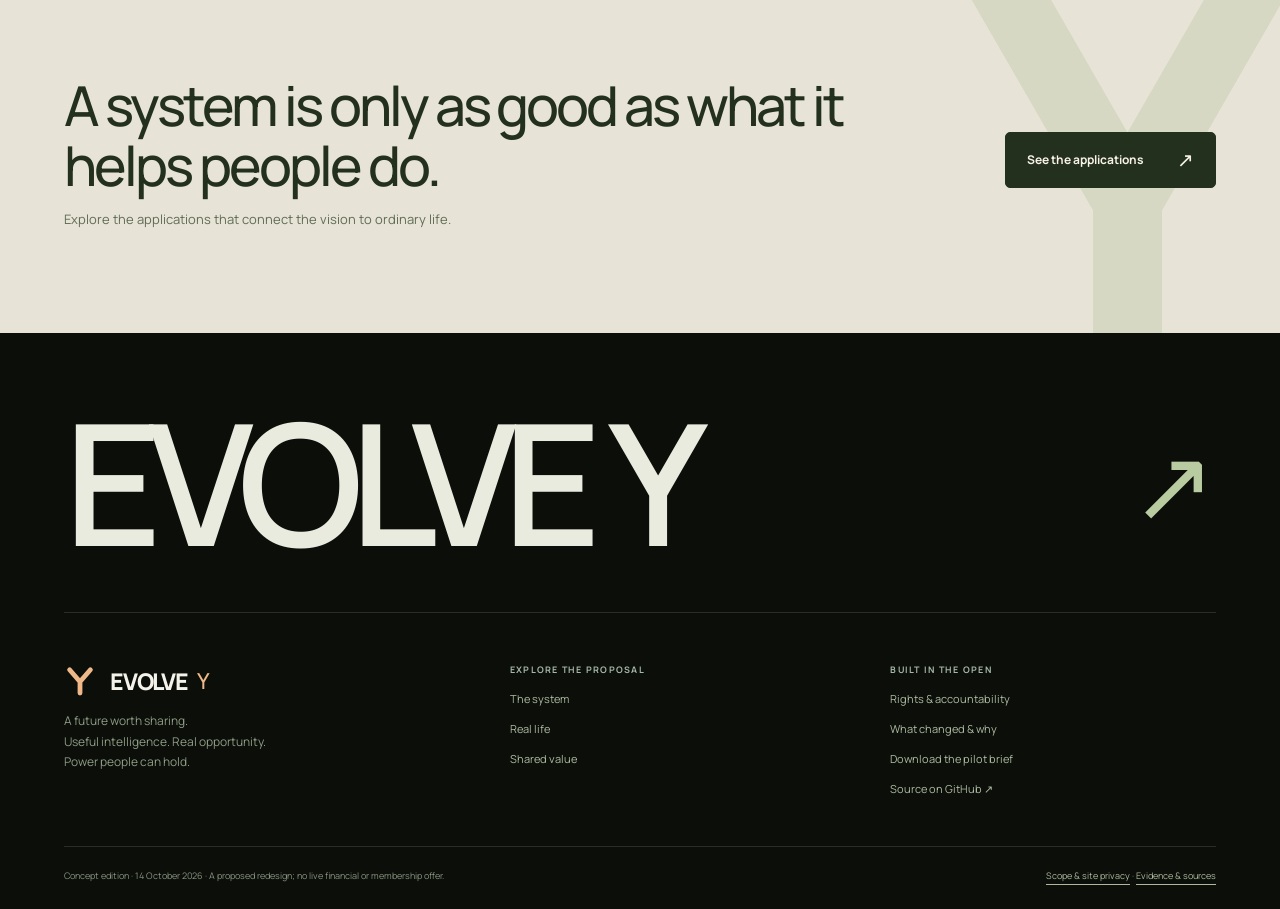
<file: system.html>
<!doctype html><html lang="en"><head><meta charset="utf-8"><meta name="viewport" content="width=device-width,initial-scale=1"><title>One connected vision — Evolve Y</title><meta name="description" content="The proposed roles of Rousix, Intermetanet, UAIE, MREO, GOE and shared prosperity in one practical architecture."><meta name="theme-color" content="#10120f"><meta property="og:title" content="One connected vision — Evolve Y"><meta property="og:description" content="The proposed roles of Rousix, Intermetanet, UAIE, MREO, GOE and shared prosperity in one practical architecture."><meta property="og:type" content="website"><link rel="icon" href="assets/favicon.svg" type="image/svg+xml"><link rel="stylesheet" href="assets/style.css?v=db82dc6e243f"><script defer src="assets/app.js?v=c55858f3254b"></script><link rel="stylesheet" href="assets/design.css?v=477b6c1b01ea"></head><body class="page-system"><div class="reading-progress" aria-hidden="true"></div><a class="skip" href="#main">Skip to content</a><div class="topline"><div class="wrap"><span>The Rousix × Federal Reserve Black evolution</span><span>One vision. Shared possibility.</span></div></div><header><div class="wrap header-inner"><a class="brand" href="index.html" aria-label="Evolve Y home"><svg viewBox="0 0 40 42" aria-hidden="true"><path d="M7 7L20 22L33 7M20 22V36" fill="none" stroke="currentColor" stroke-width="6" stroke-linecap="round" stroke-linejoin="round"/></svg> EVOLVE <small>Y</small></a><button class="menu-toggle" aria-expanded="false" aria-controls="main-nav">Menu</button><nav id="main-nav" class="nav" aria-label="Main navigation"><a href="index.html">Vision</a><a href="system.html" aria-current="page">The system</a><a href="possibilities.html">Real life</a><a href="economy.html">Shared value</a><a href="governance.html">Power & rights</a><a href="roadmap.html">The build</a><a href="research.html">Research</a></nav></div></header><main id="main"><div class="wrap page-hero"><div class="chapter-art" aria-hidden="true"><span>01</span><i></i><i></i></div><div class="page-index"><a href="index.html">Evolve Y</a> / 01 / The system</div><span class="eyebrow">The next chapter · A proposed direction</span><h1>One connected vision.<br><em>Many independent hands.</em></h1><p class="lede">An open network of services that helps people coordinate work and retain control over the value, knowledge and relationships they build.</p></div><div class="wrap"><nav class="subnav" aria-label="On this page"><a class="" href="#architecture">The architecture</a><a class="" href="#layers">The original ideas, evolved</a><a class="" href="#compute">Compute that earns its place</a><a class="" href="#trust">What technology can prove</a></nav></div><section class="section green" id="architecture"><div class="wrap"><div class="section-heading"><div><span class="eyebrow">The design principle</span><h2>Federate opportunity.<br>Keep responsibility clear.</h2></div><p>A common language for projects and agreements can connect independent organizations. A single company does not need to own every workplace, payment, identity or decision.</p></div><div class="split"><div class="stack"><div class="stack-item"><strong>People & local organizations</strong><span>Purpose · judgment · relationships</span></div><div class="stack-item"><strong>MREO / GOE / creator & learning services</strong><span>Useful applications</span></div><div class="stack-item"><strong>UAIE</strong><span>AI assistance within permission</span></div><div class="stack-item"><strong>Intermetanet</strong><span>Portable records & coordination</span></div><div class="stack-item"><strong>Rousix operations + independent providers</strong><span>Compute · support · reliability</span></div></div><div><h3>The shared project record</h3><p>The common unit is a project with a purpose, participants, permissions, offers, approvals, evidence, costs and a completion history. Each person sees only what their role requires.</p><p>This record can move with its participants. Providers compete on reliability, price and support. The network becomes more valuable as more people can work together, while leaving remains practical.</p><p class="fine">Proposed architecture. The published site demonstrates the vision; it does not run these services.</p></div></div></div></section><section class="section " id="layers"><div class="wrap"><div class="section-heading"><div><span class="eyebrow">The original ideas, evolved</span><h2>Every layer has a purpose.</h2></div><p>The names preserve continuity. Their revised roles replace a universal financial system with a modular network that can grow one useful service at a time.</p></div><div class="layer"><div class="layer-name">Rousix</div><div><h3>Useful infrastructure</h3><p>An accountable operator providing integration, support and quality control. Optional compute supply is purchased against actual demand.</p></div><div><span class="mini-label">What changes</span><p>Transparent service fees and interchangeable providers replace mandatory hardware ownership.</p></div></div><div class="layer"><div class="layer-name">Intermetanet</div><div><h3>A common coordination layer</h3><p>Shared formats for permissions, agreements, task status, invoices and evidence. Connect existing tools before replacing them.</p></div><div><span class="mini-label">What changes</span><p>Start with signed, exportable records and normal payments. Add shared ledgers only where independent parties need them.</p></div></div><div class="layer"><div class="layer-name">UAIE</div><div><h3>Intelligence people can direct</h3><p>AI helps search, draft, compare and coordinate. Every consequential action has an authorized person, bounded scope and an evidence trail.</p></div><div><span class="mini-label">What changes</span><p>Model choice, spending limits, evaluation and the ability to stop. AI does not acquire independent legal or financial authority.</p></div></div><div class="layer"><div class="layer-name">MREO</div><div><h3>Property & local services</h3><p>Standardized property information and professional coordination. Start with maintenance and document workflows; later test transaction support.</p></div><div><span class="mini-label">What changes</span><p>Human choice, documented fees and homeowner equity protection. A faster sale is not automatically an affordable home.</p></div></div><div class="layer"><div class="layer-name">GOE / GESGOE</div><div><h3>An opportunity exchange</h3><p>Portable skill and project profiles connect people to real work, learning and collaborators. Local verification is consent-based and fairly paid.</p></div><div><span class="mini-label">What changes</span><p>No universal social score, mandatory biometric census or pay-to-rank labor market.</p></div></div><div class="layer"><div class="layer-name">Federal Reserve Black</div><div><h3>Shared prosperity & accountable capital</h3><p>Preserve the ambition to widen productive ownership and return value to participants. Evolve this into transparent benefit rules and separate, properly structured capital activity.</p></div><div><span class="mini-label">What changes</span><p>Retire the suggestion of a reserve bank or governmental mandate. Service membership is distinct from investment.</p></div></div><div class="layer"><div class="layer-name">Learning & creators</div><div><h3>Human capability and rights</h3><p>Practical learning pathways, accessible tools and permission-based royalty records. Knowledge and culture deserve attribution and negotiated compensation.</p></div><div><span class="mini-label">What changes</span><p>Verify rights and outcomes. Never require a child to buy tokens or give up sensitive identity data to learn.</p></div></div></div></section><section class="section " id="compute"><div class="wrap"><div class="section-heading"><div><span class="eyebrow">Put the workload first</span><h2>Compute belongs where<br>it works best.</h2></div><p>Ownership and technical location are different questions. People can share in a well-run enterprise without every household hosting a server.</p></div><div class="table-wrap"><table><thead><tr><th scope="col">Workload</th><th scope="col">Sensible starting point</th><th scope="col">What must be demonstrated</th></tr></thead><tbody><tr><td>Everyday AI assistance</td><td>Established hosted models, with a replaceable provider interface.</td><td>Quality, privacy, full task cost and acceptable response time.</td></tr><tr><td>Sensitive or offline tasks</td><td>Local models on devices the organization already owns, when fit for purpose.</td><td>Security, maintenance burden and quality against the hosted alternative.</td></tr><tr><td>Batch jobs & rendering</td><td>Screened independent or regional providers.</td><td>Verified job completion, utilization, metering, energy and depreciation costs.</td></tr><tr><td>Frontier model training</td><td>Specialized infrastructure operated by capable suppliers.</td><td>Tightly coupled compute and networking; a home-device mesh is not presumed competitive.</td></tr><tr><td>Community workspaces</td><td>Rented space and shared equipment after demand is shown.</td><td>Occupancy, accessibility, power, cooling, insurance and stand-alone unit economics.</td></tr></tbody></table></div><p class="fine">Design judgment informed by the IEA’s evidence on physical energy and infrastructure constraints. <a href="research.html#evidence">See sources.</a> Hardware sales, network traffic and token issuance are not evidence of recurring customer demand.</p></div></section><section class="section " id="trust"><div class="wrap"><div class="split"><div><span class="eyebrow">Honest technical foundations</span><h2>Verification is useful.<br>Judgment still matters.</h2></div><div><h3>A valid record is not the same as a fair decision.</h3><p>A signature can establish who authorized a record. A cryptographic proof can establish that a specified computation ran correctly. Neither proves that the input was true, the model was unbiased, the policy was just or the outcome was lawful.</p><p>Keep personal data off public ledgers. Use minimum necessary disclosure, a correction process and human appeals. Claims about zero-knowledge systems, immutable ownership or automatic compliance need a specific threat model, implementation and independent tests.</p><h3>Build a shared standard before a new currency.</h3><p>A versioned schema and export tools create immediate utility. Additional tokens and blockchains add costs and responsibilities. Adopt them only if an independently assessed use case is better served than by simpler infrastructure.</p></div></div></div></section><section class="closing"><div class="wrap"><div><h2>A system is only as good as what it helps people do.</h2><p>Explore the applications that connect the vision to ordinary life.</p></div><a class="btn" href="possibilities.html">See the applications <span aria-hidden="true">↗</span></a></div></section></main><footer><div class="wrap"><div class="footer-wordmark" aria-hidden="true">EVOLVE Y<span>↗</span></div><div class="footer-top"><div><a class="brand" href="index.html"><svg viewBox="0 0 40 42" aria-hidden="true"><path d="M7 7L20 22L33 7M20 22V36" fill="none" stroke="currentColor" stroke-width="6" stroke-linecap="round" stroke-linejoin="round"/></svg> EVOLVE <small>Y</small></a><p>A future worth sharing.<br>Useful intelligence. Real opportunity.<br>Power people can hold.</p></div><div class="footer-links"><span class="mini-label" style="color:#a6b8a7">Explore the proposal</span><a class="" href="system.html">The system</a><a class="" href="possibilities.html">Real life</a><a class="" href="economy.html">Shared value</a></div><div class="footer-links"><span class="mini-label" style="color:#a6b8a7">Built in the open</span><a class="" href="governance.html">Rights & accountability</a><a class="" href="research.html#review">What changed & why</a><a class="" href="research/pilot-brief.md">Download the pilot brief</a><a class="" href="https://github.com/PrototypeVersions/Evolve_Y">Source on GitHub ↗</a></div></div><div class="footer-bottom"><span>Concept edition · 14 October 2026 · A proposed redesign; no live financial or membership offer.</span><span><a class="" href="research.html#scope">Scope & site privacy</a> · <a class="" href="research.html#evidence">Evidence & sources</a></span></div></div></footer></body></html>
</file>
<file: assets/style.css>
:root{--paper:#f4f3e9;--white:#fffef8;--ink:#182a25;--muted:#5c6d64;--green:#183e31;--deep:#102a22;--lime:#d9ee95;--line:#d4d9cb;--orange:#bb582f;--radius:22px;--max:1240px;font-family:'DM Sans',Arial,sans-serif;color:var(--ink);background:var(--paper);font-synthesis:none;scroll-behavior:smooth}
*{box-sizing:border-box}body{margin:0}a{color:inherit;text-underline-offset:5px}button,input,select{font:inherit}button,a,input,select,summary{-webkit-tap-highlight-color:transparent}button{cursor:pointer}button:disabled{cursor:default}button:focus-visible,a:focus-visible,input:focus-visible,summary:focus-visible,select:focus-visible{outline:3px solid #b66332;outline-offset:5px}::selection{background:var(--lime);color:var(--ink)}.skip{position:fixed;left:15px;top:-80px;z-index:100;background:var(--lime);padding:12px}.skip:focus{top:10px}.wrap{max-width:var(--max);margin:auto;padding:0 40px}.topline{background:var(--green);color:#dae7d0;font-size:10px;font-weight:600;letter-spacing:.16em;text-transform:uppercase;padding:10px 0}.topline .wrap{display:flex;justify-content:space-between;gap:20px}.topline a{text-decoration:none}header{border-bottom:1px solid var(--line);position:sticky;top:0;z-index:30;background:rgba(244,243,233,.97);backdrop-filter:blur(16px)}.header-inner{height:84px;display:flex;align-items:center;justify-content:space-between;gap:30px}.brand{display:flex;align-items:center;gap:10px;font:800 21px 'Manrope',sans-serif;letter-spacing:-.7px;text-decoration:none;white-space:nowrap}.brand svg{width:33px;height:38px}.brand small{font-size:12px;font-weight:400;letter-spacing:.03em}.nav{display:flex;align-items:center;gap:23px}.nav a{text-decoration:none;font-size:12px;font-weight:600;white-space:nowrap;padding:9px 0;border-bottom:2px solid transparent}.nav a[aria-current=page]{border-color:var(--green)}.nav a:hover{color:#68813a}.menu-toggle{display:none;border:1px solid var(--line);background:transparent;border-radius:40px;padding:9px 17px}.eyebrow{display:block;font-size:11px;font-weight:700;letter-spacing:.18em;text-transform:uppercase;margin:0 0 24px;color:var(--muted)}.eyebrow::before{content:'';display:inline-block;width:7px;height:7px;background:currentColor;border-radius:50%;margin:0 10px 1px 0}.hero{display:grid;grid-template-columns:1.12fr 1fr;gap:45px;align-items:center;padding-top:80px;padding-bottom:70px}.hero h1{font-family:Georgia,'Times New Roman',serif;font-size:clamp(60px,6.7vw,94px);font-weight:400;line-height:1.01;letter-spacing:-4.7px;margin:0 0 30px}.hero h1 em,.page-hero h1 em{font-weight:400;color:#617e44}.lede{font-size:18px;line-height:1.65;color:var(--muted);max-width:580px}.hero .lede{max-width:490px}.actions{display:flex;flex-wrap:wrap;align-items:center;gap:24px;margin-top:30px}.btn{display:inline-flex;align-items:center;justify-content:center;gap:24px;padding:15px 23px;border-radius:99px;font-size:13px;font-weight:600;text-decoration:none;background:var(--green);color:var(--white);border:1px solid var(--green);transition:transform .2s,background .2s}.btn:hover{background:#2c5845;transform:translateY(-2px)}.btn.light{background:var(--lime);border-color:var(--lime);color:var(--deep)}.btn.outline{background:transparent;color:var(--ink);border-color:var(--line)}.text-link{font-size:13px;font-weight:600}.fine{font-size:12px;line-height:1.65;color:var(--muted)}.hero .fine{margin-top:28px}.hero-art{min-height:514px;border-radius:200px 200px 22px 22px;background:var(--green);color:var(--lime);position:relative;overflow:hidden;box-shadow:inset 0 0 100px #0b211a55}.hero-art svg{width:100%;height:450px;display:block}.art-label{position:absolute;left:80px;top:31px;right:80px;display:flex;flex-direction:column;align-items:center;gap:6px;text-align:center;font-size:9px;letter-spacing:.14em;text-transform:uppercase}.art-bottom{margin:0 27px;padding:18px 0;border-top:1px solid #d9ee9540;display:flex;justify-content:space-between;gap:20px;font-size:11px;color:#e8eee0}.art-bottom span:last-child{font-size:9px;opacity:.7}.orbit{transform-origin:250px 232px;animation:orbit 70s linear infinite}.orbit.reverse{animation-direction:reverse;animation-duration:100s}@keyframes orbit{to{transform:rotate(360deg)}}.ribbon{display:grid;grid-template-columns:repeat(3,1fr);border-top:1px solid var(--line);border-bottom:1px solid var(--line);padding:25px 0}.ribbon div{font-size:13px;padding:0 30px;border-right:1px solid var(--line)}.ribbon div:first-child{padding-left:0}.ribbon div:last-child{border:0}.ribbon span{color:var(--muted);font-size:11px;display:block;margin-bottom:5px}.section{padding:88px 0}.section-sm{padding:48px 0}.section + .section{border-top:1px solid var(--line)}.section-heading{display:grid;grid-template-columns:1.05fr 1fr;gap:70px;align-items:end;margin-bottom:44px}.section-heading h2,.section h2,.closing h2{font:400 48px/1.13 Georgia,serif;letter-spacing:-1.8px;margin:0}.section-heading p{font-size:16px;line-height:1.7;color:var(--muted);margin:0}.section p,.section li,.article p,.article li{line-height:1.75}.section h3,.article h3{font:600 21px/1.3 'Manrope',sans-serif;letter-spacing:-.5px;margin:0 0 15px}.section p{color:var(--muted)}.grid-3{display:grid;grid-template-columns:repeat(3,1fr);gap:20px}.grid-2{display:grid;grid-template-columns:1fr 1fr;gap:28px}.card{background:var(--white);border:1px solid var(--line);border-radius:var(--radius);padding:30px}.card p:last-child{margin-bottom:0}.num{font-size:11px;letter-spacing:.12em;color:var(--muted);display:block;margin-bottom:40px}.card h3 a{text-decoration:none}.card .arrow{display:inline-block;margin-top:20px;font-size:22px}.green{background:var(--green);color:var(--paper)}.green .eyebrow,.green p,.green .fine,.green .lede{color:#c4d4c6}.green .section-heading h2{color:var(--paper)}.green .card{background:#224a3b;border-color:#41614c}.green h3{color:var(--lime)}.green .text-link{color:var(--lime)}.split{display:grid;grid-template-columns:1fr 1fr;gap:80px;align-items:start}.large-quote{font:400 38px/1.32 Georgia,serif;letter-spacing:-.7px;margin:0}.note{background:#e8ecd9;border-left:3px solid #719148;padding:22px 25px;border-radius:0 15px 15px 0;font-size:14px;line-height:1.7}.note p{margin:0}.mini-label{font-size:10px;font-weight:700;letter-spacing:.14em;text-transform:uppercase;color:var(--muted)}.tabs{display:flex;flex-wrap:wrap;gap:8px;margin:25px 0}.tabs button,.filter-btn{border:1px solid var(--line);border-radius:99px;background:transparent;color:var(--ink);padding:11px 19px;font-size:12px}.tabs button[aria-selected=true],.filter-btn.active{background:var(--green);color:var(--paper);border-color:var(--green)}.green .tabs button{color:var(--paper);border-color:#68806c}.green .tabs button[aria-selected=true]{background:var(--lime);color:var(--green)}.scenario-panel{display:grid;grid-template-columns:.6fr 1fr 1fr;gap:38px;background:var(--white);border:1px solid var(--line);padding:35px;border-radius:var(--radius)}.scenario-panel h3{font:400 33px Georgia,serif}.scenario-panel p{font-size:14px;margin:10px 0 0}.chapter-list{border-top:1px solid var(--line)}.chapter-row{display:grid;grid-template-columns:45px 1fr 1.2fr 35px;gap:30px;align-items:center;border-bottom:1px solid var(--line);padding:26px 0;text-decoration:none}.chapter-row:hover{background:#e9eedd}.chapter-row h3,.chapter-row p{margin:0}.chapter-row p{font-size:14px}.chapter-row .num{margin:0}.closing{background:var(--lime);padding:64px 0}.closing .wrap{display:flex;align-items:center;justify-content:space-between;gap:40px}.closing h2{max-width:760px}.closing p{line-height:1.7;max-width:650px}.closing .btn{flex-shrink:0}footer{background:var(--deep);color:#d6e0d2;padding:55px 0 25px}.footer-top{display:grid;grid-template-columns:1.2fr 1fr 1fr;gap:50px;margin-bottom:45px}.footer-top p{font-size:13px;line-height:1.7;max-width:360px;color:#a6b8a7}.footer-links{display:grid;gap:13px;font-size:12px;align-content:start}.footer-links a{text-decoration:none}.footer-bottom{border-top:1px solid #395245;padding-top:22px;display:flex;justify-content:space-between;gap:30px;font-size:10px;color:#a6b8a7}.page-hero{padding-top:65px;padding-bottom:62px}.page-hero h1{font:400 clamp(49px,5.3vw,76px)/1.08 Georgia,serif;letter-spacing:-3px;margin:0 0 25px;max-width:960px}.page-hero .lede{max-width:780px}.page-hero .page-index{font-size:12px;color:var(--muted);margin-bottom:35px}.page-hero .page-index a{text-decoration:none}.subnav{display:flex;gap:27px;flex-wrap:wrap;border-top:1px solid var(--line);border-bottom:1px solid var(--line);padding:20px 0;font-size:12px}.subnav a{text-decoration:none}.article{max-width:800px}.article h2{font-size:38px;margin:40px 0 20px}.article p{color:var(--muted)}.article ol,.article ul{padding-left:23px}.tag{font-size:10px;display:inline-block;border:1px solid var(--line);border-radius:30px;padding:6px 10px;letter-spacing:.04em;color:var(--muted)}.tag.proposed{background:#e9efd7;border-color:#ccdab1;color:#365430}.layer{display:grid;grid-template-columns:160px 1fr 1fr;gap:35px;padding:32px 0;border-bottom:1px solid var(--line)}.layer h3{font-size:22px}.layer .mini-label{margin:6px 0 13px;display:block}.layer p{font-size:14px;margin:0}.layer .layer-name{font:400 25px Georgia,serif}.stack{display:grid;grid-template-columns:1fr;gap:12px}.stack-item{border:1px solid #65806c;border-radius:14px;padding:19px 25px;display:flex;justify-content:space-between;align-items:center;gap:20px}.stack-item strong{font-weight:500}.stack-item span{font-size:12px;color:#c4d4c6}.table-wrap{overflow:auto;border:1px solid var(--line);border-radius:15px}table{width:100%;border-collapse:collapse;text-align:left;font-size:13px}th,td{padding:20px;vertical-align:top;line-height:1.65;border-bottom:1px solid var(--line)}th{background:#e9eddf;font-weight:600}tbody tr:last-child td{border-bottom:0}.table-wrap td:first-child{font-weight:600;min-width:165px}.table-wrap td{min-width:220px}.bullet-list{padding:0;list-style:none}.bullet-list li{border-top:1px solid var(--line);padding:19px 0;font-size:15px}.bullet-list li strong{display:block}.number-stat{font:400 60px Georgia,serif;letter-spacing:-2px;margin:10px 0}.metric-row{display:grid;grid-template-columns:repeat(3,1fr);gap:20px}.metric{padding:30px;border-radius:20px;background:var(--white);border:1px solid var(--line)}.metric strong{display:block;font:400 36px Georgia,serif;margin:15px 0}.metric p{font-size:12px}.calc{display:grid;grid-template-columns:1fr 1.1fr;gap:40px;background:var(--white);padding:38px;border:1px solid var(--line);border-radius:var(--radius)}.calc-fields{display:grid;grid-template-columns:1fr 1fr;gap:20px}.field{display:flex;flex-direction:column;gap:8px;font-size:12px}.field input,.field select,.search-field{width:100%;padding:13px;border:1px solid #a7b6a2;border-radius:9px;background:#fffef9;color:var(--ink);min-height:44px}.field small{color:var(--muted);line-height:1.4}.calc-results{background:var(--green);color:var(--paper);border-radius:18px;padding:28px}.calc-results p{color:#c4d4c6;font-size:12px}.calc-results .big-result{font:400 48px Georgia,serif;margin:20px 0}.ledger-line{display:flex;justify-content:space-between;gap:20px;font-size:13px;border-bottom:1px solid #4c6b58;padding:11px 0}.ledger-line strong{font-weight:500}.calc-bar{display:flex;height:12px;border-radius:9px;overflow:hidden;margin:22px 0}.calc-bar span{min-width:0;transition:width .3s}.calc-bar span:nth-child(1){background:#d9ee95}.calc-bar span:nth-child(2){background:#a5c7a8}.calc-bar span:nth-child(3){background:#e9b68c}.calc-bar span:nth-child(4){background:#d9dcce}.calc-error{color:#a54127;font-size:13px;min-height:22px}.allocation{display:grid;grid-template-columns:repeat(4,1fr);gap:25px}.allocation strong{font:400 38px Georgia,serif;display:block;margin-bottom:12px}.allocation p{font-size:13px}.timeline{display:grid;gap:0}.phase{display:grid;grid-template-columns:180px 1fr 1fr;gap:35px;padding:35px 0;border-top:1px solid var(--line)}.phase h3{font-size:21px}.phase p{font-size:14px}.phase strong{font-size:13px}.phase .number-stat{font-size:44px}.checklist{display:grid;gap:15px;font-size:14px}.checklist label{display:flex;align-items:flex-start;gap:12px;line-height:1.6}.checklist input{accent-color:var(--green);width:18px;height:18px;flex-shrink:0;margin-top:2px}.progress-track{height:6px;background:var(--line);border-radius:8px;margin:22px 0}.progress-track span{height:100%;width:0;display:block;background:#708e42;transition:width .2s}.audit-controls{display:flex;gap:12px;margin-bottom:25px;align-items:end}.audit-controls .field{flex:1}.audit-controls select{max-width:230px}.audit-group{margin-top:40px}.audit-row{border-bottom:1px solid var(--line);padding:19px 0;display:grid;grid-template-columns:180px 85px 1fr;gap:25px;font-size:13px;line-height:1.6}.audit-row>a{font-weight:600}.audit-row p{margin:0}.audit-row .verdict{font-size:10px;font-weight:600;align-self:start;border-radius:30px;padding:5px 8px;text-align:center;background:#e3ead4}.audit-row[data-status=Remove] .verdict{background:#f0dfd2;color:#803b22}.audit-row[data-status=Revise] .verdict{background:#e7e5d2}.audit-row[hidden]{display:none}.audit-count{font-size:12px;color:var(--muted)}.source-list{list-style:none;padding:0;counter-reset:source}.source-list li{counter-increment:source;display:grid;grid-template-columns:50px 1fr;gap:12px;border-top:1px solid var(--line);padding:25px 0}.source-list li:before{content:counter(source,decimal-leading-zero);font-size:12px;color:var(--muted)}.source-list a{font-weight:600}.source-list p{font-size:13px;margin:10px 0 0}.faq details{border-top:1px solid var(--line);padding:22px 0}.faq summary{font-size:17px;font-weight:500;cursor:pointer}.faq details p{font-size:14px;max-width:850px}.inline-source{font-size:11px;color:var(--muted)}.demo-step{padding:26px;border:1px solid var(--line);border-radius:18px;background:var(--white)}.demo-step .step-count{font-size:11px;letter-spacing:.1em;color:var(--muted)}.demo-step h3{margin-top:20px}.demo-step p{min-height:85px;font-size:14px}.demo-controls{display:flex;justify-content:space-between;gap:15px;margin-top:23px}.rights-display{padding:28px;background:#e8ecd9;border-radius:20px}.rights-display h3{margin-top:12px}.rights-display p{font-size:14px}.summary-card{border-radius:24px;background:var(--green);color:var(--paper);padding:38px}.summary-card p{color:#c4d4c6}.summary-card h3{color:var(--lime)}.project-state{display:flex;gap:8px;align-items:center;margin-top:25px;font-size:11px;color:var(--muted)}.status-dot{width:6px;height:6px;border-radius:50%;background:#658548}section[id],div[id]{scroll-margin-top:110px}.hidden{display:none!important}.sep{border:0;border-top:1px solid var(--line);margin:35px 0}.sr-only{position:absolute;width:1px;height:1px;padding:0;margin:-1px;overflow:hidden;clip:rect(0,0,0,0);white-space:nowrap;border:0}
@media(max-width:1100px){.wrap{padding:0 30px}.nav{gap:13px}.nav a{font-size:11px}.hero{gap:30px}.hero h1{font-size:72px}.hero-art{min-height:490px}.section-heading{gap:35px}.split{gap:40px}}
@media(max-width:840px){.header-inner{height:72px}.menu-toggle{display:block}.nav{display:none;position:absolute;top:72px;left:0;right:0;background:var(--paper);padding:20px 30px;border-bottom:1px solid var(--line);grid-template-columns:1fr 1fr;gap:15px}.nav.open{display:grid}.nav a{font-size:14px}.hero{grid-template-columns:1fr;gap:50px;padding-top:50px}.hero h1{font-size:80px;max-width:700px}.hero .lede{max-width:590px}.hero-art{max-width:580px;width:100%;margin:auto;border-radius:200px 200px 25px 25px}.section{padding:60px 0}.section-heading,.split{grid-template-columns:1fr;gap:25px}.section-heading h2,.section h2,.closing h2{font-size:42px}.grid-3{grid-template-columns:1fr}.num{margin-bottom:24px}.scenario-panel{grid-template-columns:1fr;gap:24px}.scenario-panel h3{margin:0}.grid-2{grid-template-columns:1fr}.calc{grid-template-columns:1fr}.layer,.phase{grid-template-columns:130px 1fr}.layer>div:last-child,.phase>div:last-child{grid-column:2}.footer-top{grid-template-columns:1fr 1fr}.footer-top>div:first-child{grid-column:1/-1}.allocation{grid-template-columns:1fr 1fr}.closing .wrap{display:block}.closing .btn{margin-top:18px}.chapter-row{grid-template-columns:35px 1fr 25px;gap:15px}.chapter-row p{grid-column:2;grid-row:2}.chapter-row>span:last-child{grid-column:3;grid-row:1}.metric-row{grid-template-columns:1fr}.audit-row{grid-template-columns:1fr 85px;gap:12px}.audit-row p{grid-column:1/-1}.page-hero h1{font-size:62px}}
@media(max-width:520px){.wrap{padding:0 21px}.topline{font-size:8px;letter-spacing:.1em}.topline .wrap>span:last-child{display:none}.hero{padding-top:40px;padding-bottom:45px}.hero h1{font-size:65px;letter-spacing:-3.6px}.hero-art{min-height:420px}.hero-art svg{height:365px}.lede{font-size:16px}.hero .fine{font-size:11px}.actions{gap:17px}.btn{padding:14px 19px;font-size:12px}.ribbon{gap:15px}.ribbon div{padding:0 12px;font-size:11px}.ribbon span{font-size:9px}.section-heading h2,.section h2,.closing h2{font-size:36px;letter-spacing:-1.2px}.page-hero{padding-top:40px;padding-bottom:40px}.page-hero h1{font-size:49px;letter-spacing:-2px}.card{padding:25px}.layer,.phase{grid-template-columns:1fr;gap:18px}.layer>div:last-child,.phase>div:last-child{grid-column:1}.phase .number-stat{margin:0}.calc{padding:20px;gap:25px}.calc-fields{gap:14px}.calc-results{padding:22px}.calc-results .big-result{font-size:41px}.large-quote{font-size:32px}.footer-bottom{display:block;line-height:1.7}.footer-top{gap:30px}.audit-controls{flex-direction:column;align-items:stretch}.audit-controls select{max-width:none}.subnav{gap:17px}.stack-item{display:block}.stack-item span{display:block;margin-top:7px}.allocation{gap:22px}.source-list li{grid-template-columns:30px 1fr}.summary-card{padding:26px}}
@media(prefers-reduced-motion:reduce){:root{scroll-behavior:auto}*,*:before,*:after{animation:none!important;transition:none!important}}
@media print{header,.topline,.closing,.menu-toggle,footer,.actions,.audit-controls,.tabs,.demo-controls{display:none!important}.wrap{padding:0;max-width:none}.section{padding:25px 0}.hero-art{display:none}.hero,.split,.grid-2,.calc{display:block}.page-hero{padding:15px 0}.green,.calc-results{background:white;color:black}.green p,.calc-results p{color:#222}a{color:black}.card,.section{break-inside:avoid}.audit-row[hidden]{display:grid}.audit-row{break-inside:avoid}.hero h1{font-size:50px}}
</file>
<file: assets/design.css>
@import url('https://fonts.googleapis.com/css2?family=Manrope:wght@400;500;600;700;800&display=swap');

/* Evolve Y / 02 — Warm intelligence, human possibility. */
:root{--paper:#10120f;--white:#191c17;--ink:#f5f2e9;--muted:#a6ada1;--green:#262e24;--deep:#090b08;--lime:#efb889;--line:#ffffff21;--orange:#e6a673;--radius:12px;--max:1400px;font-family:'Manrope',Arial,sans-serif;background:var(--paper);color:var(--ink);color-scheme:dark;scroll-padding-top:100px}
body{overflow-x:clip;font-size:15px;-webkit-font-smoothing:antialiased}
::selection{background:#efb889;color:#151711}
a{transition:color .2s}a:hover{color:var(--lime)}
.wrap{padding-left:5vw;padding-right:5vw}
.topline{display:none}
.reading-progress{position:fixed;top:0;left:0;width:0;height:2px;background:var(--lime);z-index:100;pointer-events:none}
header{background:#10120feb;border-color:#ffffff1a;backdrop-filter:blur(22px);position:sticky;top:0;z-index:40}
.header-inner{height:82px;gap:32px}
.brand{font:800 23px/1 'Manrope',Arial,sans-serif;letter-spacing:-1.2px;gap:7px;color:#f5f2e9}
.brand svg{width:32px;height:36px;color:var(--lime);margin-right:7px}
.brand small{font:500 22px/1 'Manrope',Arial,sans-serif;margin-left:2px;color:var(--lime)}
.nav{gap:24px}.nav a{font-size:11px;font-weight:500;color:#b6b9b0;border:0;position:relative;padding:10px 0}
.nav a:hover,.nav a[aria-current=page]{color:#fff5e9}
.nav a[aria-current=page]:after{content:'';position:absolute;bottom:0;left:0;width:14px;height:2px;background:var(--lime)}
.nav a:last-child{border:1px solid #ffffff30;border-radius:5px;padding:11px 17px;color:#e3e7dc}
.nav a:last-child:after{display:none}.nav a:last-child:hover{background:#ffffff10}
.menu-toggle{color:var(--ink);border-radius:5px;font-size:12px;padding:10px 16px}
.eyebrow,.mini-label,.coordinate,.step-count,.num,.page-index,.tag,.signal-strip,.hero-bottom,.art-credit{font-family:'Manrope',Arial,sans-serif}
.eyebrow{font-size:10px;letter-spacing:.19em;line-height:1.6;font-weight:600;color:#c3baa9;margin-bottom:28px}
.eyebrow:before{width:5px;height:5px;background:var(--lime);margin-bottom:2px}
.btn{border-radius:5px;background:var(--lime);border:1px solid var(--lime);color:#181911;gap:33px;font-size:12px;font-weight:700;padding:17px 21px;min-height:52px;position:relative;overflow:hidden}
.btn span{font-size:20px;font-weight:400;line-height:1;transition:transform .3s}
.btn:hover{background:#ffd2a8;color:#12140f;transform:translateY(-3px);box-shadow:0 8px 35px #df8e4524}
.btn:hover span{transform:translate(3px,-3px)}
.btn.light{background:var(--lime);border-color:var(--lime);color:#171b11}
.btn.outline{border-color:#ffffff3b;color:var(--ink);background:transparent}
.btn.outline:hover{background:#ffffff0e;color:var(--lime)}
.btn:disabled{opacity:.4;transform:none;box-shadow:none}
.actions{gap:28px;margin-top:31px}.text-link{font-size:12px;font-weight:600;text-decoration:none;display:inline-flex;align-items:center;gap:20px;color:#f2ede1;border-bottom:1px solid #ffffff40;padding-bottom:8px}
.fine{font-size:11px;color:#929a8d;line-height:1.7}.lede{color:#a6ada1;font-size:17px}

/* A cinematic opening with legible, real HTML typography. */
.cinema-hero{position:relative;isolation:isolate;overflow:hidden;background:#0b0d0a;min-height:720px;height:calc(100svh - 82px);max-height:990px}
.hero-image{position:absolute;inset:0;width:100%;height:100%;object-fit:cover;object-position:65% 50%;z-index:-3;animation:hero-arrive 2s ease-out both}
.hero-shade{position:absolute;inset:0;z-index:-2;background:linear-gradient(90deg,#0b0d0afa 0%,#0b0d0acf 24%,#0b0d0a50 48%,transparent 73%),linear-gradient(0deg,#0b0d0afa 0%,transparent 37%)}
.cinema-inner{height:100%;position:relative;display:flex;flex-direction:column;justify-content:center;padding-top:36px;padding-bottom:110px}
.hero-copy{max-width:650px;animation:copy-arrive 1s ease-out both}
.hero-copy .eyebrow{font-size:9px;letter-spacing:.17em;margin-bottom:31px;color:#c4c5b9;display:flex;gap:10px;align-items:center}
.hero-copy .eyebrow:before{display:none}.live-dot{width:5px;height:5px;background:#f2bc8c;border-radius:50%;box-shadow:0 0 14px #efa977;flex-shrink:0}
.hero-copy h1{font:500 clamp(76px,8.25vw,130px)/.91 'Manrope',Arial,sans-serif;letter-spacing:-.065em;margin:0 0 30px;max-width:660px}
.hero-copy h1 em{font-family:Georgia,'Times New Roman',serif;font-weight:400;font-size:1.12em;letter-spacing:-.055em;color:#efbb92;line-height:.94}
.hero-description{font-size:16px;line-height:1.6;color:#b5bcac;margin:0}
.hero-copy .text-link{font-size:10px;color:#e3e6dc;border:0;max-width:180px;line-height:1.5;padding:0}
.hero-copy .text-link span{font-size:18px}
.hero-aside{position:absolute;right:5vw;bottom:148px;border-left:1px solid #ffffff50;padding-left:20px;max-width:210px}
.hero-aside .coordinate{font-size:8px;letter-spacing:.13em;color:#cec9b9}.hero-aside p{font-size:15px;line-height:1.5;margin:12px 0;color:#f3e9d8}.art-credit{font-size:8px;color:#a6aa9e}
.hero-bottom{position:absolute;bottom:27px;left:5vw;right:5vw;border-top:1px solid #ffffff25;display:flex;justify-content:space-between;align-items:end;padding-top:21px;gap:25px;font-size:8px;letter-spacing:.14em;line-height:1.9;color:#b9bcae}
.hero-bottom b{font-weight:400;letter-spacing:0;color:#888f81;font-size:10px}.hero-bottom a{display:flex;gap:20px;text-decoration:none}.hero-bottom a span{font-size:19px;line-height:1}.hero-bottom>span:last-child{font-size:8px;color:#848d7b}
.signal-strip{background:#e9e7da;color:#252d22;padding:25px 0;font-size:10px;letter-spacing:.01em}
.signal-strip .wrap{display:flex;justify-content:space-between;align-items:center;gap:25px}.signal-strip .wrap>span:first-child{font-size:14px;font-weight:600;letter-spacing:-.03em}.signal-strip i{font-size:16px;font-style:normal;margin:0 25px;color:#69745b}
@keyframes hero-arrive{from{transform:scale(1.07);opacity:0}to{transform:scale(1);opacity:1}}
@keyframes copy-arrive{from{transform:translateY(22px);opacity:0}to{transform:translateY(0);opacity:1}}

/* Editorial rhythm, alternating material and space. */
.section{padding:110px 0}.section + .section{border-color:var(--line)}
.section-heading{grid-template-columns:1.15fr 1fr;align-items:end;gap:10vw;margin-bottom:54px}
.section-heading h2,.section h2,.closing h2{font:500 clamp(36px,4.1vw,60px)/1.08 'Manrope',Arial,sans-serif;letter-spacing:-.055em;margin:0}
.section h2 em,.human-section h2 em,.human-caption p em,.closing h2 em{font-family:Georgia,serif;color:#e1b992;font-weight:400;letter-spacing:-.035em}
.section-heading p{font-size:14px;line-height:1.85;margin:0;color:#a7afa0}
.section h3,.article h3{font:500 23px/1.25 'Manrope',Arial,sans-serif;letter-spacing:-.035em}
.section p,.section li{line-height:1.8}.section p{color:#a7afa0;font-size:14px}
.grid-3{gap:19px}.grid-2{gap:35px}.card{padding:35px;background:#181c16;border:1px solid #ffffff16;border-radius:9px;transition:border-color .3s,transform .3s,background .3s}
.card:hover{border-color:#f0b98766;background:#1d221b;transform:translateY(-5px)}
.card p{font-size:13px}.num{font-size:9px;color:#a6b09b;letter-spacing:.13em;margin-bottom:37px}
.card .text-link{margin-top:24px;font-size:11px;color:#e8bd96}.feature-grid .card{position:relative;min-height:440px;padding-top:225px;overflow:hidden}
.feature-grid .num{position:absolute;top:27px;left:30px;margin:0;z-index:2}.feature-grid h3{font-size:24px;max-width:270px;min-height:60px}.feature-grid p{max-width:290px}
.feature-grid .card:before,.feature-grid .card:after{content:'';position:absolute;pointer-events:none;transition:transform .7s}
.feature-grid .card:nth-child(1){background:radial-gradient(ellipse at 55% 15%,#b1794930,transparent 60%),#171b15}
.feature-grid .card:nth-child(1):before{top:78px;left:calc(50% - 60px);width:120px;height:120px;border-radius:50%;background:repeating-radial-gradient(ellipse at 30% 30%,#e7b787 0px,#b87d47 1px,#31291f 2px,#191f18 4px);transform:rotate(-25deg);box-shadow:0 0 40px #b1794925,inset -20px -20px 30px #0008}
.feature-grid .card:nth-child(1):after{top:103px;left:calc(50% - 84px);width:168px;height:60px;border:1px solid #e9b38366;border-radius:50%;transform:rotate(-30deg)}
.feature-grid .card:nth-child(2){background:radial-gradient(ellipse at 50% 25%,#78997026,transparent 60%),#171b15}
.feature-grid .card:nth-child(2):before{top:78px;left:calc(50% - 40px);height:115px;width:80px;border-radius:50%;border:1px solid #c3d1ad;box-shadow:17px 0 0 -1px #171b15,18px 0 0 0 #a6b591,34px 0 0 -1px #171b15,35px 0 0 0 #8e9e79,-17px 0 0 -1px #171b15,-18px 0 0 0 #a6b591,-34px 0 0 -1px #171b15,-35px 0 0 0 #8e9e79;transform:rotate(-30deg)}
.feature-grid .card:nth-child(3){background:radial-gradient(ellipse at 50% 25%,#bb81532a,transparent 60%),#171b15}
.feature-grid .card:nth-child(3):before{top:97px;left:calc(50% - 68px);height:74px;width:136px;border-radius:50%;border:1px solid #e9b98c;box-shadow:0 12px 0 -1px #171b15,0 13px 0 #bc946e,0 24px 0 -1px #171b15,0 25px 0 #82684d,0 -12px 0 -1px #171b15,0 -13px 0 #e9b98c,0 -24px 0 -1px #171b15,0 -25px 0 #cfa983;transform:rotate(-18deg)}
.feature-grid .card:hover:before{transform:rotate(0deg) scale(1.06)}
.feature-grid .card:hover:after{transform:rotate(-18deg)}
.green{background:#1b241a;color:var(--ink);position:relative}.green .eyebrow,.green p,.green .fine,.green .lede{color:#b2bdaa}.green .section-heading h2{color:var(--ink)}.green h3{color:#f2e9d6}.green .card{background:#252e21;border-color:#ffffff18}.green .text-link{color:#ecc3a0}
.split{gap:8vw}.large-quote{font:400 34px/1.35 Georgia,serif;letter-spacing:-.7px;color:#eadbc6!important}
.note{background:#c79d6320;border-left:2px solid #bc996c;color:#ddd1bc;border-radius:0 7px 7px 0;padding:22px 25px;font-size:13px}.note p{color:inherit}.mini-label{color:#a9b69d;font-size:9px;letter-spacing:.14em}
.human-section{background:#e7e4d7;color:#212a1e;padding:105px 0 85px}
.human-heading{position:relative;display:grid;grid-template-columns:1.2fr 1fr;gap:8vw;align-items:end;padding-top:55px;margin-bottom:52px}.human-heading>.eyebrow{position:absolute;top:0;color:#5c6852}.human-heading>.eyebrow:before{background:#788260}
.human-section h2{font:500 clamp(50px,5.8vw,85px)/.98 'Manrope',Arial,sans-serif;letter-spacing:-.065em;margin:0}.human-section h2 em{color:#738161}.human-heading p{font-size:17px;line-height:1.75;max-width:370px;color:#59614e;margin:0 0 26px}.human-heading .text-link{color:#25321e;border-color:#61704c50}
.human-image{margin:0;position:relative;border-radius:9px;overflow:hidden;aspect-ratio:1.95;background:#8b795b}.human-image img{width:100%;height:100%;display:block;object-fit:cover;transition:transform 1s}.human-image:hover img{transform:scale(1.025)}
.human-image:after{content:'';position:absolute;inset:50% 0 0;background:linear-gradient(transparent,#11170bbe);pointer-events:none}.human-image figcaption{position:absolute;bottom:25px;left:30px;right:30px;color:#f3efdf;display:flex;align-items:end;justify-content:space-between;gap:25px;z-index:1;font-size:11px}.human-image figcaption span:first-child{font:400 25px Georgia,serif}.human-image figcaption span:last-child{font-size:8px;color:#e0d7c4}
.human-caption{display:grid;grid-template-columns:1fr 1.3fr 1fr;gap:35px;border-top:1px solid #31402630;margin-top:42px;padding-top:34px;align-items:start}.human-caption>span{font-size:9px;letter-spacing:.13em;color:#627052}.human-caption p{font:500 34px/1.1 'Manrope',Arial,sans-serif;letter-spacing:-.04em;margin:0}.human-caption p em{color:#70805e}.human-caption>div{font-size:12px;color:#626a58;line-height:1.8}
.tabs{gap:0;border-bottom:1px solid var(--line);margin:32px 0 0}.tabs button{border:0;border-radius:0;padding:18px 24px;font-size:12px;color:#a6afa0;background:transparent;position:relative}
.tabs button[aria-selected=true]{background:transparent;color:#f4c29b;border:0}.tabs button[aria-selected=true]:after{content:'';height:2px;background:#e9b58c;position:absolute;bottom:-1px;left:0;right:0}.tabs button:hover{color:#f0eee1}.green .tabs button[aria-selected=true]{color:#f4c29b;background:transparent}
.scenario-panel{background:linear-gradient(120deg,#20281d,#151a12);border:1px solid #ffffff12;border-top:0;padding:47px 37px;border-radius:0 0 10px 10px;grid-template-columns:.7fr 1fr 1fr;gap:40px;min-height:235px}
.scenario-panel h3{font:500 29px/1.15 'Manrope',Arial,sans-serif;letter-spacing:-.045em;color:#efe9db}.scenario-panel p{font-size:13px}.scenario-panel .mini-label{color:#d7b695;line-height:1.8}
.summary-card{background:linear-gradient(135deg,#313e2b,#1c2818);border:1px solid #aec09844;padding:40px;border-radius:9px;position:relative;overflow:hidden}.summary-card:after{content:'↗';font:200 240px/1 'Manrope',sans-serif;position:absolute;right:-15px;bottom:-35px;color:#d3dfbe0d;pointer-events:none}.summary-card h3{font-size:30px;max-width:350px;color:#f3eada}.summary-card p{color:#b5c0aa;max-width:420px}.summary-card .btn{margin-top:18px}.summary-card .eyebrow{font-size:9px;color:#bdc9b0}
.bullet-list{margin:0}.bullet-list li{font-size:13px;color:#aeb7a4;padding:24px 0}.bullet-list strong{color:#e5e9dc;font-size:15px;margin-bottom:5px;font-weight:500}
.chapter-row{grid-template-columns:50px 1.1fr 1fr 60px;padding:32px 12px;gap:25px;transition:padding .3s,background .3s}.chapter-row h3{font-size:24px;letter-spacing:-.04em}.chapter-row p{font-size:12px}.chapter-row>span:last-child{border:1px solid #ffffff2d;border-radius:50%;width:44px;height:44px;display:grid;place-items:center;transition:background .25s,color .25s,transform .25s;font-size:22px}.chapter-row:hover{background:#ffffff04;padding-left:25px;color:var(--ink)}.chapter-row:hover>span:last-child{background:var(--lime);color:#1b2015;transform:rotate(45deg)}
.closing{background:#e7e4d7;color:#24301e;padding:90px 0;position:relative;overflow:hidden;border-top:1px solid #ffffff1c}.closing:after{content:'Y';position:absolute;right:-5px;top:-70px;font:800 500px/1 'Manrope',sans-serif;color:#d7d8c3;pointer-events:none}.closing .wrap{position:relative;z-index:1;gap:70px}.closing h2{font-size:clamp(38px,4.3vw,62px);max-width:790px;letter-spacing:-.055em}.closing p{font-size:13px;color:#606b54;max-width:560px}.closing .btn{color:#f7f3e7;background:#24301e;border-color:#24301e}
footer{background:#0b0e09;color:#cbd1c0;padding:45px 0 27px}.footer-wordmark{font:600 clamp(68px,13.2vw,190px)/1 'Manrope',Arial,sans-serif;letter-spacing:-.08em;display:flex;justify-content:space-between;align-items:center;border-bottom:1px solid #ffffff21;padding:20px 0 45px;margin-bottom:50px;color:#e9ebde}.footer-wordmark span{font-size:.6em;letter-spacing:0;color:#b9cba0}.footer-top{grid-template-columns:1.2fr 1fr 1fr;gap:55px;margin-bottom:50px}.footer-top p{color:#8f9c84;font-size:12px}.footer-links{font-size:11px;gap:15px}.footer-links a{color:#afbba1}.footer-links a:hover{color:var(--lime)}.footer-bottom{color:#89947f;border-color:#ffffff20;font-size:9px}.footer-bottom a{color:#adb99d}

/* Chapter openings and long-form research. */
.page-hero{position:relative;isolation:isolate;padding-top:55px;padding-bottom:75px;min-height:450px;overflow:hidden}
.page-hero:before{content:'';position:absolute;inset:0;z-index:-2;background:radial-gradient(ellipse at 83% 55%,#b7843e1a,transparent 55%)}
.page-hero h1{font:500 clamp(48px,5.55vw,83px)/1.04 'Manrope',Arial,sans-serif;letter-spacing:-.055em;max-width:1100px;margin:0 0 29px;position:relative;z-index:1}
.page-hero h1 em{font-family:Georgia,serif;font-weight:400;color:#deb992;letter-spacing:-.035em}
.page-hero .lede{max-width:790px;font-size:16px;line-height:1.85;position:relative;z-index:1}.page-hero .eyebrow{font-size:9px;color:#aeb5a5;margin-bottom:24px}.page-hero .page-index{font-size:10px;color:#7f8e74;margin-bottom:45px}.page-hero .page-index a{color:#b9c7ac}
.chapter-art{position:absolute;right:-10px;top:50px;bottom:0;width:350px;z-index:-1;opacity:.35;pointer-events:none}.chapter-art>span{position:absolute;right:10px;top:70px;font:400 225px/1 'Manrope',Arial,sans-serif;letter-spacing:-.09em;-webkit-text-stroke:1px #b59b7155;color:transparent}.chapter-art i{width:260px;height:260px;border:1px solid #c5b28b40;border-radius:50%;position:absolute;right:15px;top:55px}.chapter-art i:last-child{transform:translate(-30px,25px) scale(.9)}
.page-possibilities .page-hero:before,.page-roadmap .page-hero:before{background:radial-gradient(ellipse at 83% 55%,#78935725,transparent 55%)}
.subnav{border-color:#ffffff1c;padding:22px 0;gap:30px;font-size:10px;color:#bec8b3}.subnav a:hover{color:#efbb92}
.layer{grid-template-columns:170px 1fr 1fr;padding:38px 0;gap:40px}.layer .layer-name{font:500 21px/1.3 'Manrope',Arial,sans-serif;color:#e3bf9e;letter-spacing:-.04em}.layer h3{font-size:22px}.layer p{font-size:13px}.layer .mini-label{color:#ccad8d}
.stack{gap:10px;position:relative}.stack-item{border:1px solid #ffffff24;border-radius:6px;padding:22px;background:#ffffff04;position:relative;display:block}.stack-item:before{content:'';position:absolute;left:-1px;top:20px;bottom:20px;width:2px;background:#d7bd96}.stack-item strong{font-size:14px;display:block;color:#f2e8d7;margin-bottom:8px}.stack-item span{font-size:10px;color:#aaba9c}.stack-item:nth-child(even){margin-left:18px}
.table-wrap{border-radius:8px;border-color:#ffffff20;background:#151a12}table{font-size:12px}th,td{padding:23px;border-color:#ffffff16;color:#aebba2}th{background:#222b1c;color:#e9ddc9;font-size:10px;letter-spacing:.02em;font-weight:600}.table-wrap td:first-child{font-weight:500;color:#ede9dc}.table-wrap tr:hover td{background:#ffffff03}
.metric{border-radius:8px;background:#191f15;border-color:#ffffff1c;padding:32px}.metric strong{font:500 43px/1 'Manrope',Arial,sans-serif;letter-spacing:-.045em;color:#e9bb92}.metric p{font-size:12px}.number-stat{font:500 58px/1 'Manrope',Arial,sans-serif;color:#e2b68e;letter-spacing:-.05em}
.tag{color:#c8d4ba;border-color:#ffffff25;border-radius:4px;font-size:9px}.tag.proposed{background:#adc28413;color:#c5d2b1;border-color:#adc28440}
.calc{background:#181e13;border:1px solid #ffffff24;border-radius:10px;padding:40px;gap:45px;grid-template-columns:1fr 1.1fr}.calc-fields{gap:22px}.field{font-size:11px;gap:9px;color:#d2d7c9}.field input,.field select,.search-field{background:#0f140d;border-color:#526044;color:#efefdf;border-radius:5px;padding:14px;font-size:14px}.field input:focus,.field select:focus{border-color:#dbb88c}.field small{font-size:10px;color:#91a17f}.calc-results{background:#e9e4d5;color:#293321;padding:33px;border-radius:7px}.calc-results .mini-label{color:#657153!important}.calc-results .big-result{font:500 57px/1.1 'Manrope',Arial,sans-serif;letter-spacing:-.07em;color:#24351c;margin:25px 0}.ledger-line{border-color:#30422225;font-size:12px;padding:12px 0}.ledger-line strong{font-weight:600;font-variant-numeric:tabular-nums}.calc-results p{color:#59694a;font-size:11px}.calc-bar{height:9px;border-radius:3px}.calc-bar span:nth-child(1){background:#415533}.calc-bar span:nth-child(2){background:#7e9564}.calc-bar span:nth-child(3){background:#c59a70}.calc-bar span:nth-child(4){background:#c1c8aa}.calc-error{color:#f4ae86;line-height:1.6}.allocation strong{font:500 40px/1 'Manrope',Arial,sans-serif;color:#d3b493;letter-spacing:-.06em}.allocation h3{font-size:21px}.allocation p{font-size:12px}
.phase{border-color:#ffffff25;grid-template-columns:160px 1fr 1fr;gap:40px;padding:43px 0}.phase .number-stat{font:500 55px/1 'Manrope',Arial,sans-serif;color:#cfb695}.phase p{font-size:13px}.phase strong{color:#d7c6a9}.phase h3{font-size:23px}.checklist{gap:19px;font-size:13px}.checklist input{accent-color:#d8b183;width:19px;height:19px}.progress-track{background:#ffffff14;height:4px;border-radius:2px}.progress-track span{background:#dfb78c}
.audit-controls{background:#1a2214;padding:24px;border:1px solid #ffffff1c;border-radius:8px;gap:20px}.audit-controls select{max-width:280px}.audit-group{margin-top:55px}.audit-group h3{font-size:25px}.audit-row{grid-template-columns:185px 75px 1fr;gap:30px;padding:23px 0;font-size:12px;border-color:#ffffff18}.audit-row>a{font-weight:500;color:#e5e8d9}.audit-row p{font-size:12px;color:#a4b297}.audit-row .verdict{border-radius:4px;font-size:9px;background:#88ac5d23;color:#bfdda1}.audit-row[data-status=Remove] .verdict{background:#b56d4429;color:#edb895}.audit-row[data-status=Revise] .verdict{background:#ad9e6430;color:#d8c697}.audit-count{font-size:11px}.source-list li{border-color:#ffffff1c;padding:29px 0}.source-list a{font-weight:500;font-size:14px;line-height:1.5;color:#d9c6a7}.source-list p{font-size:12px}.source-list li:before{font-size:10px;color:#a78f6e}.article{max-width:840px}.article p{font-size:14px}.article h3{margin-top:35px;font-size:23px}.inline-source{color:#bba384;font-size:10px}
.demo-step{background:linear-gradient(135deg,#263420,#182111);border:1px solid #bacaa040;border-radius:10px;padding:35px;position:relative}.demo-step .step-count{color:#c5b292}.demo-step h3{font-size:29px;margin-top:25px;max-width:360px}.demo-step p{font-size:13px;min-height:110px}.demo-step .note{font-size:12px}.demo-controls{margin-top:30px}.rights-display{border:1px solid #aa986244;background:linear-gradient(125deg,#303226,#1b2515);padding:38px;border-radius:0 0 9px 9px}.rights-display h3{font-size:29px;color:#ecdfc8}.rights-display p{font-size:14px}.project-state{color:#a2b28f}.status-dot{background:#b6c99a}

/* Motion is optional; content remains visible without JavaScript. */
.reveal-ready{opacity:0;transform:translateY(25px);transition:opacity .75s ease,transform .75s ease}.reveal-ready.is-visible{opacity:1;transform:none}

@media(min-width:1550px){.hero-bottom{left:70px;right:70px}.hero-aside{right:70px}.cinema-inner{padding-left:70px;padding-right:70px}}
@media(max-width:1100px){.nav{gap:17px}.nav a{font-size:10px}.header-inner{gap:20px}.hero-copy h1{font-size:96px}.cinema-hero{min-height:725px}.hero-image{object-position:60% center}.hero-shade{background:linear-gradient(90deg,#0b0d0afc 0%,#0b0d0ad0 24%,#0b0d0a25 65%),linear-gradient(0deg,#0b0d0afc,transparent 35%)}.hero-aside{max-width:160px}.section-heading{gap:6vw}.human-heading{gap:5vw}.layer{grid-template-columns:140px 1fr 1fr;gap:28px}.feature-grid .card{padding:210px 25px 30px}.feature-grid h3{font-size:22px}.chapter-row h3{font-size:21px}.calc{gap:28px;padding:28px}.phase{grid-template-columns:140px 1fr 1fr;gap:28px}.audit-row{grid-template-columns:150px 75px 1fr;gap:20px}}
@media(max-width:840px){.wrap{padding-left:6vw;padding-right:6vw}.header-inner{height:72px}.nav{top:72px;padding:25px 6vw;background:#13180fec;backdrop-filter:blur(20px);border-bottom:1px solid #ffffff25;gap:18px}.nav a{font-size:13px}.nav a:last-child{padding:10px 0;border:0}.nav a[aria-current=page]:after{bottom:2px}.cinema-hero{height:850px;min-height:0;max-height:none}.hero-copy h1{font-size:95px}.cinema-inner{justify-content:flex-start;padding-top:70px;padding-bottom:110px}.hero-image{width:135%;max-width:none;left:-10%;object-position:64% 55%;opacity:.8}.hero-shade{background:linear-gradient(90deg,#0b0d0af7,#0b0d0a35 80%),linear-gradient(0deg,#0b0d0afc,transparent 40%)}.hero-copy{max-width:540px}.hero-aside{right:6vw;bottom:135px}.hero-bottom{left:6vw;right:6vw}.hero-bottom>span:last-child{display:none}.signal-strip .wrap{align-items:start}.signal-strip .wrap>span:first-child{font-size:12px}.signal-strip .wrap>span:last-child{font-size:9px}.signal-strip i{margin:0 10px}.section{padding:80px 0}.section-heading{grid-template-columns:1fr;gap:23px;margin-bottom:38px}.section-heading h2,.section h2{font-size:46px}.section-heading p{max-width:620px}.grid-3{grid-template-columns:1fr}.feature-grid{grid-template-columns:repeat(3,1fr);gap:12px}.feature-grid .card{padding:200px 19px 25px;min-height:430px}.feature-grid .num{left:18px;font-size:8px;max-width:120px;line-height:1.7}.feature-grid h3{font-size:20px;min-height:75px}.feature-grid p{font-size:11px}.feature-grid .text-link{font-size:9px}.human-section{padding:80px 0 65px}.human-heading{grid-template-columns:1.1fr 1fr;gap:30px}.human-section h2{font-size:58px}.human-heading p{font-size:14px}.human-image{aspect-ratio:1.5}.human-caption{grid-template-columns:1fr 1.3fr;gap:25px}.human-caption>span{grid-column:1/-1}.human-caption p{font-size:31px}.human-caption>div{font-size:12px}.scenario-panel{grid-template-columns:1fr;gap:25px;padding:32px}.scenario-panel h3{font-size:30px}.split{grid-template-columns:1fr;gap:32px}.grid-2{grid-template-columns:1fr}.page-hero{padding-top:40px;padding-bottom:55px;min-height:400px}.page-hero h1{font-size:60px}.page-hero .lede{font-size:15px;max-width:670px}.chapter-art{right:-30px;opacity:.25;top:80px}.page-hero .page-index{margin-bottom:37px}.layer,.phase{grid-template-columns:130px 1fr;gap:25px}.layer>div:last-child,.phase>div:last-child{grid-column:2}.calc{grid-template-columns:1fr;padding:30px}.calc-results{padding:34px}.allocation{grid-template-columns:1fr 1fr}.metric-row{grid-template-columns:1fr}.chapter-row{grid-template-columns:30px 1fr 45px;gap:20px;padding:26px 0}.chapter-row p{grid-column:2;grid-row:2;margin-top:-8px}.chapter-row>span:last-child{grid-column:3;grid-row:1}.chapter-row h3{font-size:22px}.chapter-row>span:last-child{width:38px;height:38px}.audit-row{grid-template-columns:1fr 75px;gap:14px}.audit-row p{grid-column:1/-1}.closing{padding:70px 0}.closing .wrap{display:block}.closing .btn{margin-top:20px}.closing h2{font-size:47px}.footer-top{grid-template-columns:1fr 1fr;gap:40px}.footer-top>div:first-child{grid-column:1/-1}.footer-bottom{font-size:8px}}
@media(max-width:560px){.wrap{padding-left:23px;padding-right:23px}.brand{font-size:21px}.brand small{font-size:20px}.brand svg{width:27px;height:31px}.header-inner{height:68px}.nav{top:68px;padding:23px}.cinema-hero{height:825px}.cinema-inner{padding-top:44px;padding-bottom:100px}.hero-copy .eyebrow{font-size:8px;letter-spacing:.1em;margin-bottom:30px}.hero-copy h1{font-size:clamp(73px,19vw,105px);letter-spacing:-.065em;line-height:.95;margin-bottom:25px}.hero-copy h1 em{font-size:1.05em}.hero-description{font-size:14px}.hero-copy .actions{gap:19px;margin-top:27px;align-items:center;flex-wrap:nowrap}.hero-copy .btn{padding:15px 17px;font-size:11px;gap:19px;min-height:49px;white-space:nowrap}.hero-copy .text-link{max-width:130px;font-size:9px;gap:10px;line-height:1.7}.hero-image{width:165%;left:-50%;object-position:78% 50%;height:100%;opacity:.72}.hero-shade{background:linear-gradient(180deg,#0b0d0aee 0%,#0b0d0abf 35%,#0b0d0a15 76%,#0b0d0afa 97%)}.hero-aside{bottom:113px;right:23px;padding-left:14px;max-width:145px}.hero-aside .coordinate{font-size:7px}.hero-aside p{font-size:12px;margin:8px 0}.art-credit{font-size:7px}.hero-bottom{bottom:24px;left:23px;right:23px;gap:13px;padding-top:16px;font-size:7px;letter-spacing:.08em}.hero-bottom b{font-size:9px}.hero-bottom a{font-size:7px;gap:9px;max-width:90px;align-items:center;line-height:1.6}.hero-bottom a span{font-size:17px}.signal-strip{padding:20px 0}.signal-strip .wrap{display:block}.signal-strip .wrap>span{display:block}.signal-strip .wrap>span:first-child{font-size:15px;margin-bottom:13px}.signal-strip .wrap>span:last-child{font-size:10px}.signal-strip i{margin:0 13px}.section{padding:66px 0}.eyebrow{font-size:9px;margin-bottom:23px}.section-heading h2,.section h2{font-size:38px;letter-spacing:-.055em;line-height:1.12}.section-heading p{font-size:13px;line-height:1.8}.section-heading{margin-bottom:32px;gap:23px}.section h3{font-size:23px}.section p{font-size:13px}.feature-grid{grid-template-columns:1fr;gap:17px}.feature-grid .card{min-height:0;padding:185px 27px 30px}.feature-grid .num{top:24px;left:27px;font-size:9px;max-width:none}.feature-grid h3{font-size:25px;min-height:0;max-width:300px}.feature-grid p{font-size:13px;max-width:none}.feature-grid .text-link{font-size:11px;margin-top:18px}.feature-grid .card:nth-child(1):before{top:58px;width:104px;height:104px;left:calc(50% - 52px)}.feature-grid .card:nth-child(1):after{top:86px}.feature-grid .card:nth-child(2):before{top:55px;height:112px}.feature-grid .card:nth-child(3):before{top:83px}.card{padding:27px}.human-section{padding:66px 0 53px}.human-heading{display:block;padding-top:47px;margin-bottom:33px}.human-section h2{font-size:60px;letter-spacing:-.06em;line-height:.97;margin-bottom:28px}.human-heading p{font-size:14px;max-width:350px;line-height:1.75;margin-bottom:19px}.human-heading .text-link{font-size:11px}.human-image{aspect-ratio:.95;border-radius:6px}.human-image img{object-position:65% center}.human-image figcaption{left:20px;right:20px;bottom:19px;display:block}.human-image figcaption span{display:block}.human-image figcaption span:first-child{font-size:23px;margin-bottom:8px}.human-image figcaption span:last-child{font-size:7px}.human-caption{display:block;margin-top:30px;padding-top:24px}.human-caption>span{font-size:8px}.human-caption p{font-size:33px;margin:22px 0}.human-caption>div{font-size:12px;max-width:360px}.tabs{flex-wrap:nowrap;overflow-x:auto;scrollbar-width:thin;gap:0;margin-top:23px}.tabs button{font-size:10px;line-height:1.5;padding:15px 14px;flex:1;min-width:100px}.scenario-panel{padding:28px 23px;gap:23px}.scenario-panel h3{font-size:28px}.scenario-panel p{font-size:12px}.scenario-panel .mini-label{font-size:8px}.summary-card{padding:29px}.summary-card h3{font-size:28px}.summary-card p{font-size:13px}.summary-card .eyebrow{font-size:8px}.bullet-list li{padding:23px 0;font-size:12px}.bullet-list strong{font-size:14px}.chapter-row{grid-template-columns:20px 1fr 34px;gap:15px;padding:24px 0}.chapter-row h3{font-size:21px}.chapter-row p{font-size:11px}.chapter-row .num{font-size:8px}.chapter-row>span:last-child{width:32px;height:32px;font-size:18px}.chapter-row:hover{padding-left:8px}.closing{padding:58px 0}.closing h2{font-size:39px}.closing p{font-size:12px}.closing:after{font-size:400px;top:-5px;right:-50px}.footer-wordmark{font-size:17vw;padding-bottom:28px;margin-bottom:34px}.footer-wordmark span{font-size:.65em}.footer-top{gap:32px;margin-bottom:33px}.footer-links{font-size:10px;gap:15px}.footer-top p{font-size:11px}.footer-bottom{display:block;font-size:8px;line-height:1.9}.footer-bottom>span{display:block;margin-top:8px}.page-hero{padding-top:30px;padding-bottom:45px;min-height:0}.page-hero .page-index{font-size:9px;margin-bottom:35px}.page-hero .eyebrow{font-size:8px;margin-bottom:22px}.page-hero h1{font-size:44px;line-height:1.06;letter-spacing:-.055em;margin-bottom:24px;overflow-wrap:normal}.page-hero h1 em{letter-spacing:-.03em}.page-hero .lede{font-size:13px;line-height:1.8}.chapter-art{right:-70px;opacity:.19;top:90px}.chapter-art>span{font-size:180px}.subnav{font-size:9px;gap:19px;line-height:1.5;padding:20px 0}.layer,.phase{grid-template-columns:1fr;gap:20px;padding:31px 0}.layer>div:last-child,.phase>div:last-child{grid-column:1}.layer .layer-name{font-size:24px}.layer h3{font-size:23px}.layer p,.phase p{font-size:12px}.phase .number-stat{font-size:46px}.phase h3{font-size:23px}.stack-item{padding:20px}.stack-item strong{font-size:12px}.stack-item span{font-size:9px}.large-quote{font-size:30px}.note{font-size:12px;padding:20px}.calc{padding:21px;gap:27px;border-radius:8px}.calc-fields{gap:19px 13px}.field{font-size:10px;line-height:1.5}.field input,.field select{padding:12px;font-size:14px;min-width:0}.field small{font-size:9px}.calc-results{padding:23px}.calc-results .big-result{font-size:47px}.ledger-line{font-size:11px;gap:15px}.calc-results p{font-size:10px}.calc-results .mini-label{font-size:8px}.allocation{gap:26px}.allocation strong{font-size:35px}.allocation h3{font-size:21px}.allocation p{font-size:12px}.audit-controls{padding:19px;align-items:stretch;gap:17px}.audit-controls select{max-width:none}.audit-row{padding:20px 0;font-size:12px;gap:13px;grid-template-columns:1fr 66px}.audit-row p{font-size:12px}.audit-group h3{font-size:23px}.source-list li{grid-template-columns:24px 1fr;gap:10px}.source-list a{font-size:13px}.source-list p{font-size:12px}.demo-step{padding:26px}.demo-step h3{font-size:26px}.demo-step p{font-size:12px;min-height:165px}.demo-controls{gap:10px}.demo-controls .btn{font-size:10px;padding:13px;min-height:47px;white-space:nowrap}.rights-display{padding:27px}.rights-display h3{font-size:25px}.rights-display p{font-size:12px}.checklist{font-size:12px;gap:18px}}
@media(prefers-reduced-motion:reduce){:root{scroll-behavior:auto}*,*:before,*:after{animation:none!important;transition:none!important}.reveal-ready{opacity:1;transform:none}}
@media print{:root{color-scheme:light}.reading-progress,.hero-image,.hero-shade,.hero-aside,.hero-bottom,.signal-strip,.chapter-art,.human-image{display:none!important}body,.section,.green,.human-section,.cinema-hero{background:white;color:black}.cinema-hero{height:auto;min-height:0}.cinema-inner{padding:20px 0}.hero-copy h1{font-size:50px}.hero-copy h1 em,.section p,.lede,.eyebrow,.mini-label,.section h2,.section h3,.page-hero h1,.page-hero h1 em,.human-section h2,.hero-description{color:black!important}.card,.scenario-panel,.summary-card,.calc,.rights-display,.demo-step{background:white;color:black;border-color:#ccc}.reveal-ready{opacity:1;transform:none}.feature-grid .card{padding-top:30px}.feature-grid .card:before,.feature-grid .card:after{display:none}.feature-grid .num{position:static}.human-caption{display:block}.page-hero{min-height:0}.footer-wordmark{display:none}a{color:black!important}}
</file>
